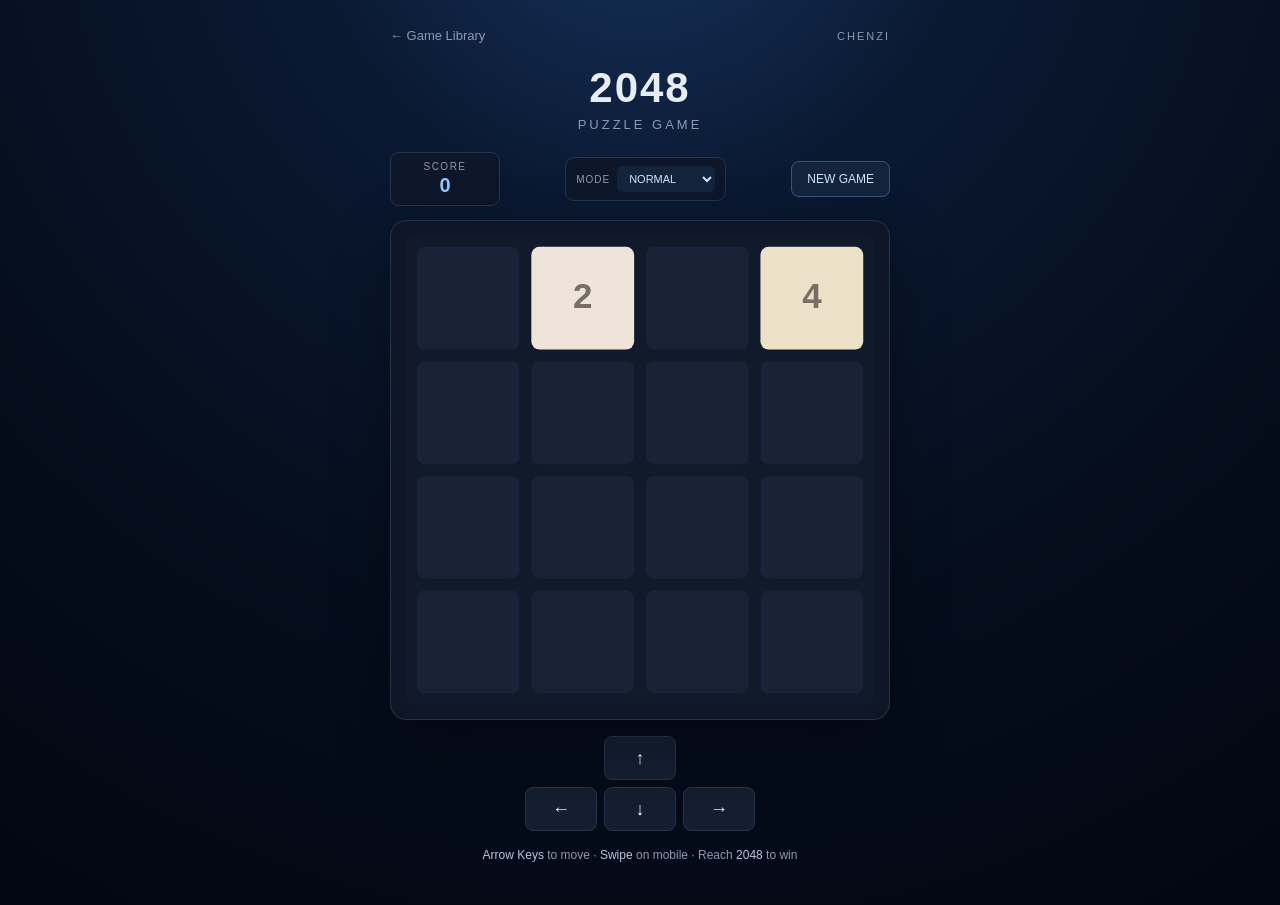
<file: games/2048/index.html>
<!DOCTYPE html>
<html lang="en">

<head>

<meta charset="UTF-8">

<meta name="viewport"
      content="width=device-width, initial-scale=1.0">

<title>2048 — Chenzi Game Library</title>


<style>

:root{

    --bg:#080d18;
    --panel:#0f1728;
    --panel2:#141e31;
    --line:#26334a;

    --text:#e8edf5;
    --muted:#8d9ab0;

    --accent:#6ba8ff;
    --accent2:#8cc8ff;

    --board:#111a2b;
    --empty:#182337;

}


*{
    box-sizing:border-box;
}


html,
body{

    margin:0;

    width:100%;

    min-height:100%;

}


body{

    min-height:100vh;

    background:

    radial-gradient(
        circle at 50% -15%,
        #18345f 0%,
        #0a1932 28%,
        #050d1c 65%,
        #020611 100%
    );

    color:var(--text);

    font-family:
        Inter,
        "Segoe UI",
        "Microsoft YaHei",
        sans-serif;

    display:flex;

    justify-content:center;

    overflow-x:hidden;

}


/* =========================================================
                         页面
========================================================= */

.page{

    width:min(500px,94vw);

    padding:
        28px
        0
        40px;

}


/* =========================================================
                         顶部
========================================================= */

.topbar{

    display:flex;

    align-items:center;

    justify-content:space-between;

    margin-bottom:24px;

}


.back{

    color:var(--muted);

    text-decoration:none;

    font-size:13px;

    transition:.15s;

}


.back:hover{

    color:var(--text);

}


.brand{

    color:var(--muted);

    font-size:11px;

    letter-spacing:2px;

}


/* =========================================================
                         标题
========================================================= */

.header{

    text-align:center;

    margin-bottom:20px;

}


h1{

    margin:0;

    font-size:42px;

    line-height:1;

    letter-spacing:2px;

    font-weight:700;

}


.subtitle{

    margin-top:8px;

    color:var(--muted);

    font-size:13px;

    letter-spacing:3px;

}


/* =========================================================
                         信息栏
========================================================= */

.info{

    display:flex;

    justify-content:space-between;

    align-items:center;

    margin-bottom:14px;

    gap:10px;

}


.score-box{

    min-width:110px;

    padding:
        8px
        14px;

    background:
        rgba(15,23,40,.9);

    border:
        1px solid var(--line);

    border-radius:9px;

    text-align:center;

}


.score-label{

    display:block;

    color:var(--muted);

    font-size:10px;

    letter-spacing:1.5px;

}


#score{

    display:block;

    margin-top:2px;

    font-size:20px;

    font-weight:700;

    color:var(--accent2);

}


/* =========================================================
                         模式选择
========================================================= */

.mode-box{

    display:flex;

    align-items:center;

    gap:7px;

    padding:
        8px
        10px;

    background:
        rgba(15,23,40,.9);

    border:
        1px solid var(--line);

    border-radius:9px;

}


.mode-label{

    color:var(--muted);

    font-size:10px;

    letter-spacing:1px;

}


#modeSelect{

    border:0;

    outline:none;

    background:#14243d;

    color:#cfe4ff;

    padding:
        6px
        8px;

    border-radius:6px;

    font-family:inherit;

    font-size:11px;

    cursor:pointer;

}


#modeSelect option{

    background:#14243d;

    color:#d8e9ff;

}


.new-game{

    border:
        1px solid #38547c;

    background:
        #14243d;

    color:#cfe4ff;

    padding:
        10px
        15px;

    border-radius:8px;

    font:inherit;

    font-size:12px;

    cursor:pointer;

    transition:.15s;

}


.new-game:hover{

    background:#1a2f4f;

    border-color:#5278aa;

}


/* =========================================================
                         游戏区域
========================================================= */

.game-wrapper{

    position:relative;

    width:100%;

    aspect-ratio:1 / 1;

    background:
        rgba(15,23,40,.94);

    border:
        1px solid var(--line);

    border-radius:16px;

    padding:14px;

    box-shadow:
        0 18px 60px rgba(0,0,0,.3);

}


canvas{

    display:block;

    width:100%;

    height:100%;

    border-radius:10px;

    touch-action:none;

}


/* =========================================================
                         Overlay
========================================================= */

.overlay{

    position:absolute;

    inset:14px;

    border-radius:10px;

    background:
        rgba(7,12,22,.84);

    /*
     * 已取消 backdrop-filter:
     * 不再对棋盘和背景进行雾化。
     *
     * 保留半透明遮罩，因此弹窗依然
     * 能够突出显示，但底下的棋盘、
     * 分数和背景保持清晰。
     */

    display:flex;

    align-items:center;

    justify-content:center;

    flex-direction:column;

    opacity:0;

    pointer-events:none;

    transition:.25s;

}


.overlay.show{

    opacity:1;

    pointer-events:auto;

}


.overlay-title{

    font-size:30px;

    font-weight:700;

    letter-spacing:2px;

    margin-bottom:8px;

}


.overlay-sub{

    color:var(--muted);

    font-size:13px;

    margin-bottom:20px;

}


.overlay button{

    border:
        1px solid #38547c;

    background:#14243d;

    color:#d8e9ff;

    padding:
        10px
        20px;

    border-radius:8px;

    cursor:pointer;

    font:inherit;

}


/* =========================================================
                         向导
========================================================= */

.wizard-panel{

    display:none;

    margin-top:12px;

    padding:
        11px
        14px;

    border:
        1px solid #30496c;

    border-radius:9px;

    background:
        rgba(15,27,47,.92);

    text-align:center;

}


.wizard-panel.show{

    display:block;

}


.wizard-label{

    color:var(--muted);

    font-size:9px;

    letter-spacing:1.8px;

    margin-bottom:3px;

}


#wizardDirection{

    color:var(--accent2);

    font-size:18px;

    font-weight:700;

    letter-spacing:1px;

}


#wizardReason{

    margin-top:3px;

    color:#7789a5;

    font-size:10px;

}


/* =========================================================
                         手机方向键
========================================================= */

.controls{

    margin-top:16px;

    display:grid;

    grid-template-columns:
        repeat(3,1fr);

    gap:7px;

    max-width:230px;

    margin-left:auto;

    margin-right:auto;

}


.control{

    height:44px;

    border:
        1px solid var(--line);

    background:
        var(--panel2);

    color:var(--text);

    border-radius:8px;

    cursor:pointer;

    font-size:18px;

    user-select:none;

    -webkit-user-select:none;

    transition:.1s;

}


.control:hover{

    background:#1c2940;

    border-color:#41516b;

}


.control:active{

    transform:scale(.94);

    background:#243650;

}


.control.up{

    grid-column:2;

}


.control.left{

    grid-column:1;

    grid-row:2;

}


.control.down{

    grid-column:2;

    grid-row:2;

}


.control.right{

    grid-column:3;

    grid-row:2;

}


/* =========================================================
                         提示
========================================================= */

.hint{

    text-align:center;

    color:var(--muted);

    font-size:12px;

    line-height:1.6;

    margin-top:15px;

}


.hint b{

    color:#b7c7df;

    font-weight:500;

}


/* =========================================================
                         小屏幕
========================================================= */

@media(max-width:500px){

    .page{

        padding-top:18px;

    }


    h1{

        font-size:36px;

    }


    .score-box{

        min-width:90px;

    }


    .mode-box{

        padding:
            7px
            8px;

    }


    .mode-label{

        display:none;

    }


    #modeSelect{

        font-size:10px;

    }

}

</style>

</head>


<body>


<div class="page">


<div class="topbar">

    <a
        href="../../index.html"
        class="back">

        ← Game Library

    </a>


    <div class="brand">

        CHENZI

    </div>

</div>


<header class="header">

    <h1>2048</h1>

    <div class="subtitle">

        PUZZLE GAME

    </div>

</header>


<div class="info">


    <div class="score-box">

        <span class="score-label">

            SCORE

        </span>

        <span id="score">

            0

        </span>

    </div>


    <div class="mode-box">

        <span class="mode-label">

            MODE

        </span>


        <select id="modeSelect">

            <option value="normal">
                NORMAL
            </option>

            <option value="wizard">
                WIZARD
            </option>

            <option value="auto">
                AUTO TEST
            </option>

        </select>

    </div>


    <button
        class="new-game"
        id="newGame">

        NEW GAME

    </button>


</div>


<div class="game-wrapper">


    <canvas id="gameCanvas"></canvas>


    <div
        class="overlay"
        id="overlay">


        <div
            class="overlay-title"
            id="overlayTitle">

            GAME OVER

        </div>


        <div
            class="overlay-sub"
            id="overlaySub">

            No more moves.

        </div>


        <button id="overlayButton">

            TRY AGAIN

        </button>


    </div>

</div>


<div
    class="wizard-panel"
    id="wizardPanel">


    <div class="wizard-label">

        WIZARD RECOMMENDATION

    </div>


    <div id="wizardDirection">

        THINKING...

    </div>


    <div id="wizardReason">

        Deep Expectimax strategy

    </div>


</div>


<div class="controls">


    <button
        class="control up"
        data-direction="up">

        ↑

    </button>


    <button
        class="control left"
        data-direction="left">

        ←

    </button>


    <button
        class="control down"
        data-direction="down">

        ↓

    </button>


    <button
        class="control right"
        data-direction="right">

        →

    </button>


</div>


<div class="hint">

    <b>Arrow Keys</b>
    to move
    ·
    <b>Swipe</b>
    on mobile
    ·
    Reach <b>2048</b> to win

</div>


</div>


<script>

/* =========================================================
                         基本参数
========================================================= */

const SIZE = 4;


/* =========================================================
                         Canvas
========================================================= */

const canvas =
    document.getElementById(
        "gameCanvas"
    );


const ctx =
    canvas.getContext("2d");


/* =========================================================
                         游戏状态
========================================================= */

let board = null;

let score = 0;

let gameOver = false;

let won = false;

let keepPlaying = false;

let audioContext = null;


/* =========================================================
                         模式
========================================================= */

let currentMode = "normal";

let wizardMode = false;

let autoMode = false;

let autoTimer = null;

let wizardThinking = false;


/* =========================================================
                     自动运行速度
========================================================= */

const AUTO_INTERVAL = 180;


/* =========================================================
                         AI参数
========================================================= */

const AI_TIME_LIMIT = 350;

const AI_TIMEOUT = {};

let aiDeadline = 0;

let aiCache = new Map();

let aiEvalCache = new Map();


/* =========================================================
                    目标角落：右下角
========================================================= */

const TARGET_ROW = 3;

const TARGET_COL = 3;


/* =========================================================
                         蛇形权重
========================================================= */

const SNAKE_WEIGHTS = [

    [ 3,  2,  1,  0],

    [ 4,  5,  6,  7],

    [11, 10,  9,  8],

    [12, 13, 14, 15]

];


/* =========================================================
                         音效
========================================================= */

function playMergeSound(){

    try{

        if(!audioContext){

            audioContext =
                new (
                    window.AudioContext ||
                    window.webkitAudioContext
                )();

        }


        if(
            audioContext.state ===
            "suspended"
        ){

            audioContext.resume();

        }


        const now =
            audioContext.currentTime;


        const oscillator =
            audioContext.createOscillator();


        const gain =
            audioContext.createGain();


        oscillator.type =
            "triangle";


        oscillator.frequency.setValueAtTime(
            520,
            now
        );


        gain.gain.setValueAtTime(
            0.0001,
            now
        );


        gain.gain.exponentialRampToValueAtTime(
            0.55,
            now + 0.004
        );


        gain.gain.exponentialRampToValueAtTime(
            0.0001,
            now + 0.065
        );


        oscillator.connect(gain);

        gain.connect(
            audioContext.destination
        );


        oscillator.start(now);

        oscillator.stop(
            now + 0.07
        );


    }catch(error){

        console.log(
            "Audio unavailable."
        );

    }

}


/* =========================================================
                         Canvas
========================================================= */

function resizeCanvas(){

    const rect =
        canvas.getBoundingClientRect();


    const dpr =
        window.devicePixelRatio || 1;


    canvas.width =
        rect.width * dpr;


    canvas.height =
        rect.height * dpr;


    ctx.setTransform(
        dpr,
        0,
        0,
        dpr,
        0,
        0
    );


    draw();

}


window.addEventListener(
    "resize",
    resizeCanvas
);


/* =========================================================
                         创建棋盘
========================================================= */

function createBoard(){

    return Array.from(
        {length:SIZE},
        () =>
            Array(SIZE).fill(0)
    );

}


/* =========================================================
                         添加方块
========================================================= */

function addTile(){

    const empty = [];


    for(
        let r=0;
        r<SIZE;
        r++
    ){

        for(
            let c=0;
            c<SIZE;
            c++
        ){

            if(
                board[r][c] === 0
            ){

                empty.push({
                    r,
                    c
                });

            }

        }

    }


    if(
        empty.length === 0
    ){

        return;

    }


    const cell =
        empty[
            Math.floor(
                Math.random() *
                empty.length
            )
        ];


    board[cell.r][cell.c] =
        Math.random() < 0.9
        ? 2
        : 4;

}


/* =========================================================
                         新游戏
========================================================= */

function newGame(){

    stopAutoRun();


    board =
        createBoard();


    score = 0;

    gameOver = false;

    won = false;

    keepPlaying = false;


    hideOverlay();


    addTile();

    addTile();


    updateScore();

    draw();


    if(
        wizardMode
    ){

        updateWizard();

    }

}


/* =========================================================
                         真实合并
========================================================= */

function mergeRow(row){

    const values =
        row.filter(
            value => value !== 0
        );


    const result = [];


    for(
        let i=0;
        i<values.length;
        i++
    ){

        if(
            i < values.length - 1 &&
            values[i] === values[i+1]
        ){

            const value =
                values[i] * 2;


            result.push(value);


            score += value;


            playMergeSound();


            i++;

        }else{

            result.push(
                values[i]
            );

        }

    }


    while(
        result.length < SIZE
    ){

        result.push(0);

    }


    return result;

}


/* =========================================================
                       AI纯合并
========================================================= */

function mergeRowPure(row){

    const values =
        row.filter(
            value => value !== 0
        );


    const result = [];


    for(
        let i=0;
        i<values.length;
        i++
    ){

        if(
            i < values.length - 1 &&
            values[i] === values[i+1]
        ){

            result.push(
                values[i] * 2
            );

            i++;

        }else{

            result.push(
                values[i]
            );

        }

    }


    while(
        result.length < SIZE
    ){

        result.push(0);

    }


    return result;

}


/* =========================================================
                     AI模拟移动
========================================================= */

function simulateMove(
    state,
    direction
){

    const result =
        state.map(
            row => [...row]
        );


    if(
        direction === "left"
    ){

        for(
            let r=0;
            r<SIZE;
            r++
        ){

            result[r] =
                mergeRowPure(
                    result[r]
                );

        }

    }


    else if(
        direction === "right"
    ){

        for(
            let r=0;
            r<SIZE;
            r++
        ){

            result[r] =
                mergeRowPure(
                    [...result[r]].reverse()
                ).reverse();

        }

    }


    else if(
        direction === "up"
    ){

        for(
            let c=0;
            c<SIZE;
            c++
        ){

            const column = [];


            for(
                let r=0;
                r<SIZE;
                r++
            ){

                column.push(
                    result[r][c]
                );

            }


            const merged =
                mergeRowPure(
                    column
                );


            for(
                let r=0;
                r<SIZE;
                r++
            ){

                result[r][c] =
                    merged[r];

            }

        }

    }


    else if(
        direction === "down"
    ){

        for(
            let c=0;
            c<SIZE;
            c++
        ){

            const column = [];


            for(
                let r=0;
                r<SIZE;
                r++
            ){

                column.push(
                    result[r][c]
                );

            }


            const merged =
                mergeRowPure(
                    [...column].reverse()
                ).reverse();


            for(
                let r=0;
                r<SIZE;
                r++
            ){

                result[r][c] =
                    merged[r];

            }

        }

    }


    return result;

}


/* =========================================================
                     棋盘比较
========================================================= */

function boardsEqual(a,b){

    for(
        let r=0;
        r<SIZE;
        r++
    ){

        for(
            let c=0;
            c<SIZE;
            c++
        ){

            if(
                a[r][c] !==
                b[r][c]
            ){

                return false;

            }

        }

    }


    return true;

}


/* =========================================================
                     棋盘Key
========================================================= */

function boardKey(state){

    return state
        .map(
            row => row.join(",")
        )
        .join("|");

}


/* =========================================================
                     空格数量
========================================================= */

function countEmpty(state){

    let count = 0;


    for(
        let r=0;
        r<SIZE;
        r++
    ){

        for(
            let c=0;
            c<SIZE;
            c++
        ){

            if(
                state[r][c] === 0
            ){

                count++;

            }

        }

    }


    return count;

}


/* =========================================================
                     最大方块
========================================================= */

function getMaxTile(state){

    let max = 0;

    let mr = 0;

    let mc = 0;


    for(
        let r=0;
        r<SIZE;
        r++
    ){

        for(
            let c=0;
            c<SIZE;
            c++
        ){

            if(
                state[r][c] > max
            ){

                max =
                    state[r][c];

                mr = r;

                mc = c;

            }

        }

    }


    return {

        value:max,

        r:mr,

        c:mc

    };

}


/* =========================================================
                     合法移动
========================================================= */

function getValidMoves(state){

    const directions = [

        "left",

        "right",

        "up",

        "down"

    ];


    const result = [];


    for(
        const direction
        of directions
    ){

        const next =
            simulateMove(
                state,
                direction
            );


        if(
            !boardsEqual(
                state,
                next
            )
        ){

            result.push({

                direction,

                state:next

            });

        }

    }


    return result;

}


/* =========================================================
                     蛇形评分
========================================================= */

function snakeScore(state){

    let value = 0;


    for(
        let r=0;
        r<SIZE;
        r++
    ){

        for(
            let c=0;
            c<SIZE;
            c++
        ){

            if(
                state[r][c] === 0
            ){

                continue;

            }


            value +=

                Math.log2(
                    state[r][c]
                )

                *

                SNAKE_WEIGHTS[r][c];

        }

    }


    return value;

}


/* =========================================================
                    单调性评分
========================================================= */

function monotonicity(state){

    let value = 0;


    /*
     * 横向蛇形单调。
     */

    for(
        let r=0;
        r<SIZE;
        r++
    ){

        const reverse =
            r % 2 === 0;


        for(
            let c=0;
            c<SIZE-1;
            c++
        ){

            const a =
                state[r][c];

            const b =
                state[r][c+1];


            if(
                a === 0 ||
                b === 0
            ){

                continue;

            }


            const la =
                Math.log2(a);


            const lb =
                Math.log2(b);


            const diff =
                reverse
                ? la - lb
                : lb - la;


            if(
                diff >= 0
            ){

                value += diff;

            }else{

                value +=
                    diff * 2.8;

            }

        }

    }


    /*
     * 纵向总体向下。
     */

    for(
        let c=0;
        c<SIZE;
        c++
    ){

        for(
            let r=0;
            r<SIZE-1;
            r++
        ){

            const a =
                state[r][c];

            const b =
                state[r+1][c];


            if(
                a === 0 ||
                b === 0
            ){

                continue;

            }


            const la =
                Math.log2(a);


            const lb =
                Math.log2(b);


            const diff =
                lb - la;


            if(
                diff >= 0
            ){

                value += diff;

            }else{

                value +=
                    diff * 2.2;

            }

        }

    }


    return value;

}


/* =========================================================
                     平滑度
========================================================= */

function smoothness(state){

    let value = 0;


    for(
        let r=0;
        r<SIZE;
        r++
    ){

        for(
            let c=0;
            c<SIZE;
            c++
        ){

            if(
                state[r][c] === 0
            ){

                continue;

            }


            const current =
                Math.log2(
                    state[r][c]
                );


            if(
                c+1 < SIZE &&
                state[r][c+1] !== 0
            ){

                value -= Math.abs(

                    current -

                    Math.log2(
                        state[r][c+1]
                    )

                );

            }


            if(
                r+1 < SIZE &&
                state[r+1][c] !== 0
            ){

                value -= Math.abs(

                    current -

                    Math.log2(
                        state[r+1][c]
                    )

                );

            }

        }

    }


    return value;

}


/* =========================================================
                     合并潜力
========================================================= */

function mergePotential(state){

    let value = 0;


    for(
        let r=0;
        r<SIZE;
        r++
    ){

        for(
            let c=0;
            c<SIZE;
            c++
        ){

            const current =
                state[r][c];


            if(
                current === 0
            ){

                continue;

            }


            if(
                c+1 < SIZE &&
                current ===
                state[r][c+1]
            ){

                value +=
                    1 +
                    Math.log2(current);

            }


            if(
                r+1 < SIZE &&
                current ===
                state[r+1][c]
            ){

                value +=
                    1 +
                    Math.log2(current);

            }

        }

    }


    return value;

}


/* =========================================================
                  最大方块角落保护
========================================================= */

function cornerProtection(state){

    const max =
        getMaxTile(state);


    const log =
        Math.log2(
            Math.max(
                2,
                max.value
            )
        );


    if(
        max.r === TARGET_ROW &&
        max.c === TARGET_COL
    ){

        return (
            3000 +
            log * 420
        );

    }


    const distance =

        Math.abs(
            max.r -
            TARGET_ROW
        )

        +

        Math.abs(
            max.c -
            TARGET_COL
        );


    return -
        distance *
        (180 + log * 30);

}


/* =========================================================
                   底部锁定奖励
========================================================= */

function bottomLockScore(state){

    let value = 0;


    /*
     * 鼓励底行形成：
     *
     * 低 → 高
     *
     * 左       右
     *
     * 16 32 64 128
     */

    for(
        let c=0;
        c<SIZE-1;
        c++
    ){

        const a =
            state[SIZE-1][c];

        const b =
            state[SIZE-1][c+1];


        if(
            a === 0 ||
            b === 0
        ){

            continue;

        }


        const la =
            Math.log2(a);


        const lb =
            Math.log2(b);


        if(
            lb >= la
        ){

            value +=
                (lb-la) * 70;

        }else{

            value -=
                (la-lb) * 150;

        }

    }


    return value;

}


/* =========================================================
                 移动自由度
========================================================= */

function mobilityScore(state){

    return (
        getValidMoves(state).length
    );

}


/* =========================================================
                     AI评价函数
========================================================= */

function evaluateBoard(state){

    const key =
        "E|" +
        boardKey(state);


    if(
        aiEvalCache.has(key)
    ){

        return aiEvalCache.get(key);

    }


    const empty =
        countEmpty(state);


    const max =
        getMaxTile(state);


    const snake =
        snakeScore(state);


    const mono =
        monotonicity(state);


    const smooth =
        smoothness(state);


    const merges =
        mergePotential(state);


    const mobility =
        mobilityScore(state);


    const corner =
        cornerProtection(state);


    const bottom =
        bottomLockScore(state);


    const maxLog =
        Math.log2(
            Math.max(
                2,
                max.value
            )
        );


    let value =

        empty * 850

        +

        Math.pow(
            empty,
            1.5
        ) * 90

        +

        snake * 42

        +

        mono * 190

        +

        smooth * 48

        +

        merges * 310

        +

        mobility * 260

        +

        corner

        +

        bottom

        +

        maxLog * 110;


    if(
        empty <= 4
    ){

        value +=
            mobility * 180;


        value +=
            empty * 350;

    }


    if(
        max.value >= 256 &&
        max.r === TARGET_ROW &&
        max.c === TARGET_COL
    ){

        value +=
            maxLog *
            500;

    }


    aiEvalCache.set(
        key,
        value
    );


    return value;

}


/* =========================================================
                     AI时间检查
========================================================= */

function checkAITime(){

    if(
        performance.now() >
        aiDeadline
    ){

        throw AI_TIMEOUT;

    }

}


/* =========================================================
                   Chance节点
========================================================= */

function expectimaxChance(
    state,
    depth
){

    checkAITime();


    if(
        depth <= 0
    ){

        return evaluateBoard(
            state
        );

    }


    const key =

        "C|" +

        depth +

        "|" +

        boardKey(state);


    if(
        aiCache.has(key)
    ){

        return aiCache.get(key);

    }


    const emptyCells = [];


    for(
        let r=0;
        r<SIZE;
        r++
    ){

        for(
            let c=0;
            c<SIZE;
            c++
        ){

            if(
                state[r][c] === 0
            ){

                emptyCells.push({
                    r,
                    c
                });

            }

        }

    }


    if(
        emptyCells.length === 0
    ){

        return expectimaxMax(
            state,
            depth-1
        );

    }


    let total = 0;

    let totalSquare = 0;

    let worst = Infinity;


    for(
        const cell
        of emptyCells
    ){

        checkAITime();


        /*
         * 2
         */

        const state2 =
            state.map(
                row => [...row]
            );


        state2[cell.r][cell.c] =
            2;


        const value2 =
            expectimaxMax(
                state2,
                depth-1
            );


        total +=
            0.9 * value2;


        totalSquare +=
            0.9 *
            value2 *
            value2;


        worst =
            Math.min(
                worst,
                value2
            );


        /*
         * 4
         */

        const state4 =
            state.map(
                row => [...row]
            );


        state4[cell.r][cell.c] =
            4;


        const value4 =
            expectimaxMax(
                state4,
                depth-1
            );


        total +=
            0.1 * value4;


        totalSquare +=
            0.1 *
            value4 *
            value4;


        worst =
            Math.min(
                worst,
                value4
            );

    }


    const expected =
        total /
        emptyCells.length;


    const secondMoment =
        totalSquare /
        emptyCells.length;


    const variance =
        Math.max(
            0,
            secondMoment -
            expected * expected
        );


    const standardDeviation =
        Math.sqrt(
            variance
        );


    const riskAdjusted =

        expected

        -

        standardDeviation *
        0.08

        +

        worst *
        0.025;


    aiCache.set(
        key,
        riskAdjusted
    );


    return riskAdjusted;

}


/* =========================================================
                    Max节点
========================================================= */

function expectimaxMax(
    state,
    depth
){

    checkAITime();


    if(
        depth <= 0
    ){

        return evaluateBoard(
            state
        );

    }


    const valid =
        getValidMoves(state);


    if(
        valid.length === 0
    ){

        return -1e12;

    }


    valid.sort(
        (a,b) =>

            evaluateBoard(
                b.state
            )

            -

            evaluateBoard(
                a.state
            )

    );


    let best =
        -Infinity;


    for(
        const item
        of valid
    ){

        checkAITime();


        const value =
            expectimaxChance(
                item.state,
                depth-1
            );


        if(
            value > best
        ){

            best =
                value;

        }

    }


    return best;

}


/* =========================================================
                 自适应搜索深度
========================================================= */

function getAdaptiveDepth(state){

    const empty =
        countEmpty(state);


    if(
        empty >= 12
    ){

        return 3;

    }


    if(
        empty >= 9
    ){

        return 4;

    }


    if(
        empty >= 6
    ){

        return 5;

    }


    if(
        empty >= 4
    ){

        return 6;

    }


    return 7;

}


/* =========================================================
                  搜索根节点
========================================================= */

function searchRoot(
    state,
    depth
){

    checkAITime();


    const valid =
        getValidMoves(state);


    if(
        valid.length === 0
    ){

        return null;

    }


    valid.sort(
        (a,b) =>

            evaluateBoard(
                b.state
            )

            -

            evaluateBoard(
                a.state
            )

    );


    let bestDirection =
        valid[0].direction;


    let bestValue =
        -Infinity;


    for(
        const item
        of valid
    ){

        checkAITime();


        let structuralPenalty = 0;


        const max =
            getMaxTile(state);


        const nextMax =
            getMaxTile(
                item.state
            );


        if(
            max.value >= 256 &&

            max.r === TARGET_ROW &&

            max.c === TARGET_COL &&

            !(
                nextMax.r === TARGET_ROW &&
                nextMax.c === TARGET_COL
            )
        ){

            structuralPenalty =
                Math.log2(
                    max.value
                ) *
                650;

        }


        const value =

            expectimaxChance(
                item.state,
                depth-1
            )

            -

            structuralPenalty;


        if(
            value > bestValue
        ){

            bestValue =
                value;

            bestDirection =
                item.direction;

        }

    }


    return {

        direction:
            bestDirection,

        value:
            bestValue

    };

}


/* =========================================================
                     获取最佳方向
========================================================= */

function getBestDirection(){

    if(
        !board
    ){

        return null;

    }


    const valid =
        getValidMoves(board);


    if(
        valid.length === 0
    ){

        return null;

    }


    aiCache.clear();

    aiEvalCache.clear();


    aiDeadline =
        performance.now()
        +
        AI_TIME_LIMIT;


    const maxDepth =
        getAdaptiveDepth(
            board
        );


    let bestDirection =
        valid[0].direction;


    let completedDepth = 0;


    for(
        let depth=2;
        depth<=maxDepth;
        depth++
    ){

        try{

            const result =
                searchRoot(
                    board,
                    depth
                );


            if(
                result &&
                result.direction
            ){

                bestDirection =
                    result.direction;

                completedDepth =
                    depth;

            }

        }catch(error){

            if(
                error === AI_TIMEOUT
            ){

                break;

            }


            console.error(
                "AI error:",
                error
            );


            break;

        }

    }


    window.lastWizardDepth =
        completedDepth;


    return bestDirection;

}


/* =========================================================
                   方向文字
========================================================= */

function directionText(
    direction
){

    const map = {

        left:
            "← SWIPE LEFT",

        right:
            "→ SWIPE RIGHT",

        up:
            "↑ SWIPE UP",

        down:
            "↓ SWIPE DOWN"

    };


    return (
        map[direction]
        ||
        "THINKING..."
    );

}


/* =========================================================
                    向导更新
========================================================= */

function updateWizard(){

    if(
        !wizardMode
    ){

        return;

    }


    if(
        gameOver ||
        !board
    ){

        return;

    }


    if(
        wizardThinking
    ){

        return;

    }


    wizardThinking =
        true;


    const directionElement =
        document.getElementById(
            "wizardDirection"
        );


    const reasonElement =
        document.getElementById(
            "wizardReason"
        );


    directionElement.textContent =
        "THINKING...";


    reasonElement.textContent =
        "Deep search · protecting the corner";


    setTimeout(
        () => {

            const direction =
                getBestDirection();


            if(
                direction
            ){

                directionElement.textContent =
                    directionText(
                        direction
                    );


                reasonElement.textContent =

                    "Expectimax · depth "

                    +

                    (
                        window.lastWizardDepth
                        ||
                        1
                    )

                    +

                    " · risk-aware corner strategy";

            }else{

                directionElement.textContent =
                    "NO VALID MOVE";


                reasonElement.textContent =
                    "The board is blocked";

            }


            wizardThinking =
                false;

        },

        20

    );

}


/* =========================================================
                    实际移动函数
========================================================= */

function moveLeft(){

    let moved = false;


    for(
        let r=0;
        r<SIZE;
        r++
    ){

        const oldRow =
            [...board[r]];


        const newRow =
            mergeRow(
                oldRow
            );


        board[r] =
            newRow;


        if(
            !arraysEqual(
                oldRow,
                newRow
            )
        ){

            moved = true;

        }

    }


    return moved;

}


function moveRight(){

    let moved = false;


    for(
        let r=0;
        r<SIZE;
        r++
    ){

        const oldRow =
            [...board[r]];


        const newRow =

            mergeRow(
                [...oldRow].reverse()
            ).reverse();


        board[r] =
            newRow;


        if(
            !arraysEqual(
                oldRow,
                newRow
            )
        ){

            moved = true;

        }

    }


    return moved;

}


function moveUp(){

    let moved = false;


    for(
        let c=0;
        c<SIZE;
        c++
    ){

        const oldCol = [];


        for(
            let r=0;
            r<SIZE;
            r++
        ){

            oldCol.push(
                board[r][c]
            );

        }


        const newCol =
            mergeRow(
                oldCol
            );


        for(
            let r=0;
            r<SIZE;
            r++
        ){

            board[r][c] =
                newCol[r];

        }


        if(
            !arraysEqual(
                oldCol,
                newCol
            )
        ){

            moved = true;

        }

    }


    return moved;

}


function moveDown(){

    let moved = false;


    for(
        let c=0;
        c<SIZE;
        c++
    ){

        const oldCol = [];


        for(
            let r=0;
            r<SIZE;
            r++
        ){

            oldCol.push(
                board[r][c]
            );

        }


        const newCol =

            mergeRow(
                [...oldCol].reverse()
            ).reverse();


        for(
            let r=0;
            r<SIZE;
            r++
        ){

            board[r][c] =
                newCol[r];

        }


        if(
            !arraysEqual(
                oldCol,
                newCol
            )
        ){

            moved = true;

        }

    }


    return moved;

}


/* =========================================================
                     数组比较
========================================================= */

function arraysEqual(a,b){

    if(
        a.length !==
        b.length
    ){

        return false;

    }


    for(
        let i=0;
        i<a.length;
        i++
    ){

        if(
            a[i] !==
            b[i]
        ){

            return false;

        }

    }


    return true;

}


/* =========================================================
                     是否还能移动
========================================================= */

function canMove(){

    for(
        let r=0;
        r<SIZE;
        r++
    ){

        for(
            let c=0;
            c<SIZE;
            c++
        ){

            if(
                board[r][c] === 0
            ){

                return true;

            }

        }

    }


    for(
        let r=0;
        r<SIZE;
        r++
    ){

        for(
            let c=0;
            c<SIZE-1;
            c++
        ){

            if(
                board[r][c] ===
                board[r][c+1]
            ){

                return true;

            }

        }

    }


    for(
        let c=0;
        c<SIZE;
        c++
    ){

        for(
            let r=0;
            r<SIZE-1;
            r++
        ){

            if(
                board[r][c] ===
                board[r+1][c]
            ){

                return true;

            }

        }

    }


    return false;

}


/* =========================================================
                     是否胜利
========================================================= */

function checkWin(){

    for(
        let r=0;
        r<SIZE;
        r++
    ){

        for(
            let c=0;
            c<SIZE;
            c++
        ){

            if(
                board[r][c] >=
                2048
            ){

                return true;

            }

        }

    }


    return false;

}


/* =========================================================
                     执行移动
========================================================= */

function move(direction){

    if(
        gameOver
    ){

        return;

    }


    if(
        won &&
        !keepPlaying
    ){

        return;

    }


    let moved = false;


    switch(direction){

        case "left":

            moved =
                moveLeft();

            break;


        case "right":

            moved =
                moveRight();

            break;


        case "up":

            moved =
                moveUp();

            break;


        case "down":

            moved =
                moveDown();

            break;

    }


    if(
        !moved
    ){

        return;

    }


    addTile();


    updateScore();

    draw();


    /*
     * =====================================================
     * AUTO TEST 的关键修改
     *
     * AUTO模式达到2048以后：
     *
     * 1. 不设置 won
     * 2. 不显示 YOU WIN
     * 3. 不停止 autoTimer
     *
     * 因此AI会继续向 4096 / 8192 / 16384...
     * 无限挑战，直到真正 Game Over。
     * =====================================================
     */

    if(
        !autoMode &&
        !won &&
        checkWin()
    ){

        won = true;

        showWin();

        return;

    }


    /*
     * AUTO模式下即使达到2048，
     * 也不会进入上面的 YOU WIN。
     */


    if(
        !canMove()
    ){

        gameOver = true;

        showGameOver();

        if(
            autoMode
        ){

            stopAutoRun();

        }

        return;

    }


    if(
        wizardMode
    ){

        updateWizard();

    }

}


/* =========================================================
                     分数
========================================================= */

function updateScore(){

    document
        .getElementById(
            "score"
        )
        .textContent =
        score;

}


/* =========================================================
                     方块样式
========================================================= */

function getTileStyle(value){

    const colors = {

        0:{
            bg:"#182337",
            text:"transparent"
        },

        2:{
            bg:"#eee4da",
            text:"#776e65"
        },

        4:{
            bg:"#ede0c8",
            text:"#776e65"
        },

        8:{
            bg:"#f2b179",
            text:"#ffffff"
        },

        16:{
            bg:"#f59563",
            text:"#ffffff"
        },

        32:{
            bg:"#f67c5f",
            text:"#ffffff"
        },

        64:{
            bg:"#f65e3b",
            text:"#ffffff"
        },

        128:{
            bg:"#edcf72",
            text:"#ffffff"
        },

        256:{
            bg:"#edcc61",
            text:"#ffffff"
        },

        512:{
            bg:"#edc850",
            text:"#ffffff"
        },

        1024:{
            bg:"#edc53f",
            text:"#ffffff"
        },

        2048:{
            bg:"#edc22e",
            text:"#ffffff"
        }

    };


    return colors[value] || {

        bg:"#244d79",

        text:"#ffffff"

    };

}


/* =========================================================
                     圆角矩形
========================================================= */

function roundedRect(
    x,
    y,
    width,
    height,
    radius
){

    ctx.beginPath();


    ctx.roundRect(
        x,
        y,
        width,
        height,
        radius
    );


    ctx.fill();

}


/* =========================================================
                     绘制棋盘
========================================================= */

function draw(){

    if(
        !board
    ){

        return;

    }


    const width =
        canvas.clientWidth;


    const height =
        canvas.clientHeight;


    ctx.clearRect(
        0,
        0,
        width,
        height
    );


    ctx.fillStyle =
        "#101a2b";


    ctx.fillRect(
        0,
        0,
        width,
        height
    );


    const gap =
        Math.max(
            7,
            width * 0.025
        );


    const tileSize =

        (
            width -
            gap * 5
        ) / 4;


    for(
        let r=0;
        r<SIZE;
        r++
    ){

        for(
            let c=0;
            c<SIZE;
            c++
        ){

            const x =

                gap +

                c *
                (
                    tileSize +
                    gap
                );


            const y =

                gap +

                r *
                (
                    tileSize +
                    gap
                );


            const value =
                board[r][c];


            const style =
                getTileStyle(
                    value
                );


            ctx.fillStyle =
                style.bg;


            roundedRect(

                x,

                y,

                tileSize,

                tileSize,

                Math.max(
                    6,
                    tileSize * .08
                )

            );


            if(
                value !== 0
            ){

                let fontSize;


                if(
                    value < 100
                ){

                    fontSize =
                        tileSize * .34;

                }

                else if(
                    value < 1000
                ){

                    fontSize =
                        tileSize * .29;

                }

                else{

                    fontSize =
                        tileSize * .22;

                }


                ctx.fillStyle =
                    style.text;


                ctx.font =

                    `700 ${fontSize}px Inter, "Segoe UI", sans-serif`;


                ctx.textAlign =
                    "center";


                ctx.textBaseline =
                    "middle";


                ctx.fillText(

                    value.toString(),

                    x +
                    tileSize / 2,

                    y +
                    tileSize / 2

                );

            }

        }

    }

}


/* =========================================================
                     Overlay
========================================================= */

function showOverlay(
    title,
    subtitle
){

    document
        .getElementById(
            "overlayTitle"
        )
        .textContent =
        title;


    document
        .getElementById(
            "overlaySub"
        )
        .textContent =
        subtitle;


    document
        .getElementById(
            "overlay"
        )
        .classList
        .add("show");

}


function hideOverlay(){

    document
        .getElementById(
            "overlay"
        )
        .classList
        .remove("show");

}


/* =========================================================
                     胜利
========================================================= */

function showWin(){

    showOverlay(

        "YOU WIN!",

        "You reached 2048."

    );


    document
        .getElementById(
            "overlayButton"
        )
        .textContent =
        "KEEP PLAYING";

}


/* =========================================================
                     Game Over
========================================================= */

function showGameOver(){

    showOverlay(

        "GAME OVER",

        "No more moves."

    );


    document
        .getElementById(
            "overlayButton"
        )
        .textContent =
        "TRY AGAIN";

}


/* =========================================================
                     自动运行
========================================================= */

function stopAutoRun(){

    autoMode = false;


    if(
        autoTimer !== null
    ){

        clearTimeout(
            autoTimer
        );


        autoTimer = null;

    }

}


/* =========================================================
                     自动下一步
========================================================= */

function autoStep(){

    if(
        !autoMode
    ){

        return;

    }


    if(
        gameOver ||
        !board
    ){

        stopAutoRun();

        return;

    }


    /*
     * AUTO模式现在不会因为达到2048
     * 而设置 won / 停止。
     *
     * 因此这里会一直运行，
     * 直到 gameOver。
     */

    const direction =
        getBestDirection();


    if(
        !direction
    ){

        stopAutoRun();

        return;

    }


    move(direction);


    if(
        autoMode &&
        !gameOver
    ){

        autoTimer =
            setTimeout(
                autoStep,
                AUTO_INTERVAL
            );

    }

}


/* =========================================================
                     开始自动测试
========================================================= */

function startAutoRun(){

    stopAutoRun();


    /*
     * AUTO TEST每次都重新开局。
     */

    board =
        createBoard();


    score = 0;

    gameOver = false;

    won = false;

    keepPlaying = false;


    hideOverlay();


    addTile();

    addTile();


    updateScore();

    draw();


    autoMode = true;


    document
        .getElementById(
            "wizardDirection"
        )
        .textContent =
        "AUTO RUN";


    document
        .getElementById(
            "wizardReason"
        )
        .textContent =
        "AI is playing automatically";


    autoTimer =
        setTimeout(
            autoStep,
            300
        );

}


/* =========================================================
                     Overlay按钮
========================================================= */

document
    .getElementById(
        "overlayButton"
    )
    .addEventListener(

        "click",

        () => {

            if(
                won &&
                !keepPlaying
            ){

                keepPlaying =
                    true;


                hideOverlay();


                if(
                    autoMode
                ){

                    autoStep();

                }

                else if(
                    wizardMode
                ){

                    updateWizard();

                }

            }

            else{

                newGame();

            }

        }

    );


/* =========================================================
                     新游戏按钮
========================================================= */

document
    .getElementById(
        "newGame"
    )
    .addEventListener(

        "click",

        () => {

            if(
                currentMode ===
                "auto"
            ){

                startAutoRun();

            }

            else{

                newGame();

            }

        }

    );


/* =========================================================
                     模式切换
========================================================= */

document
    .getElementById(
        "modeSelect"
    )
    .addEventListener(

        "change",

        event => {

            const mode =
                event.target.value;


            currentMode =
                mode;


            stopAutoRun();


            wizardMode =
                mode === "wizard";


            autoMode =
                false;


            const panel =
                document.getElementById(
                    "wizardPanel"
                );


            /*
             * NORMAL
             */

            if(
                mode === "normal"
            ){

                panel.classList.remove(
                    "show"
                );


                newGame();


                return;

            }


            /*
             * WIZARD
             */

            if(
                mode === "wizard"
            ){

                panel.classList.add(
                    "show"
                );


                newGame();


                return;

            }


            /*
             * AUTO TEST
             */

            if(
                mode === "auto"
            ){

                panel.classList.add(
                    "show"
                );


                startAutoRun();


                return;

            }

        }

    );


/* =========================================================
                     键盘
========================================================= */

document.addEventListener(

    "keydown",

    event => {

        const keys = {

            ArrowLeft:
                "left",

            ArrowRight:
                "right",

            ArrowUp:
                "up",

            ArrowDown:
                "down"

        };


        if(
            keys[event.key]
        ){

            event.preventDefault();


            /*
             * AUTO TEST中忽略玩家输入。
             */

            if(
                autoMode
            ){

                return;

            }


            move(
                keys[event.key]
            );

        }

    }

);


/* =========================================================
                     屏幕方向键
========================================================= */

document
    .querySelectorAll(
        ".control"
    )
    .forEach(

        button => {

            button.addEventListener(

                "click",

                () => {

                    if(
                        autoMode
                    ){

                        return;

                    }


                    move(
                        button.dataset.direction
                    );

                }

            );

        }

    );


/* =========================================================
                     触摸滑动
========================================================= */

let touchStartX = 0;

let touchStartY = 0;


canvas.addEventListener(

    "touchstart",

    event => {

        if(
            autoMode
        ){

            return;

        }


        const touch =
            event.changedTouches[0];


        touchStartX =
            touch.clientX;


        touchStartY =
            touch.clientY;

    },

    {
        passive:true
    }

);


canvas.addEventListener(

    "touchend",

    event => {

        if(
            autoMode
        ){

            return;

        }


        const touch =
            event.changedTouches[0];


        const dx =
            touch.clientX -
            touchStartX;


        const dy =
            touch.clientY -
            touchStartY;


        const threshold = 25;


        if(

            Math.abs(dx) <
            threshold &&

            Math.abs(dy) <
            threshold

        ){

            return;

        }


        if(
            Math.abs(dx) >
            Math.abs(dy)
        ){

            move(
                dx > 0
                ? "right"
                : "left"
            );

        }

        else{

            move(
                dy > 0
                ? "down"
                : "up"
            );

        }

    },

    {
        passive:true
    }

);


/* =========================================================
                     初始化
========================================================= */

newGame();

resizeCanvas();

</script>

</body>

</html>
</file>
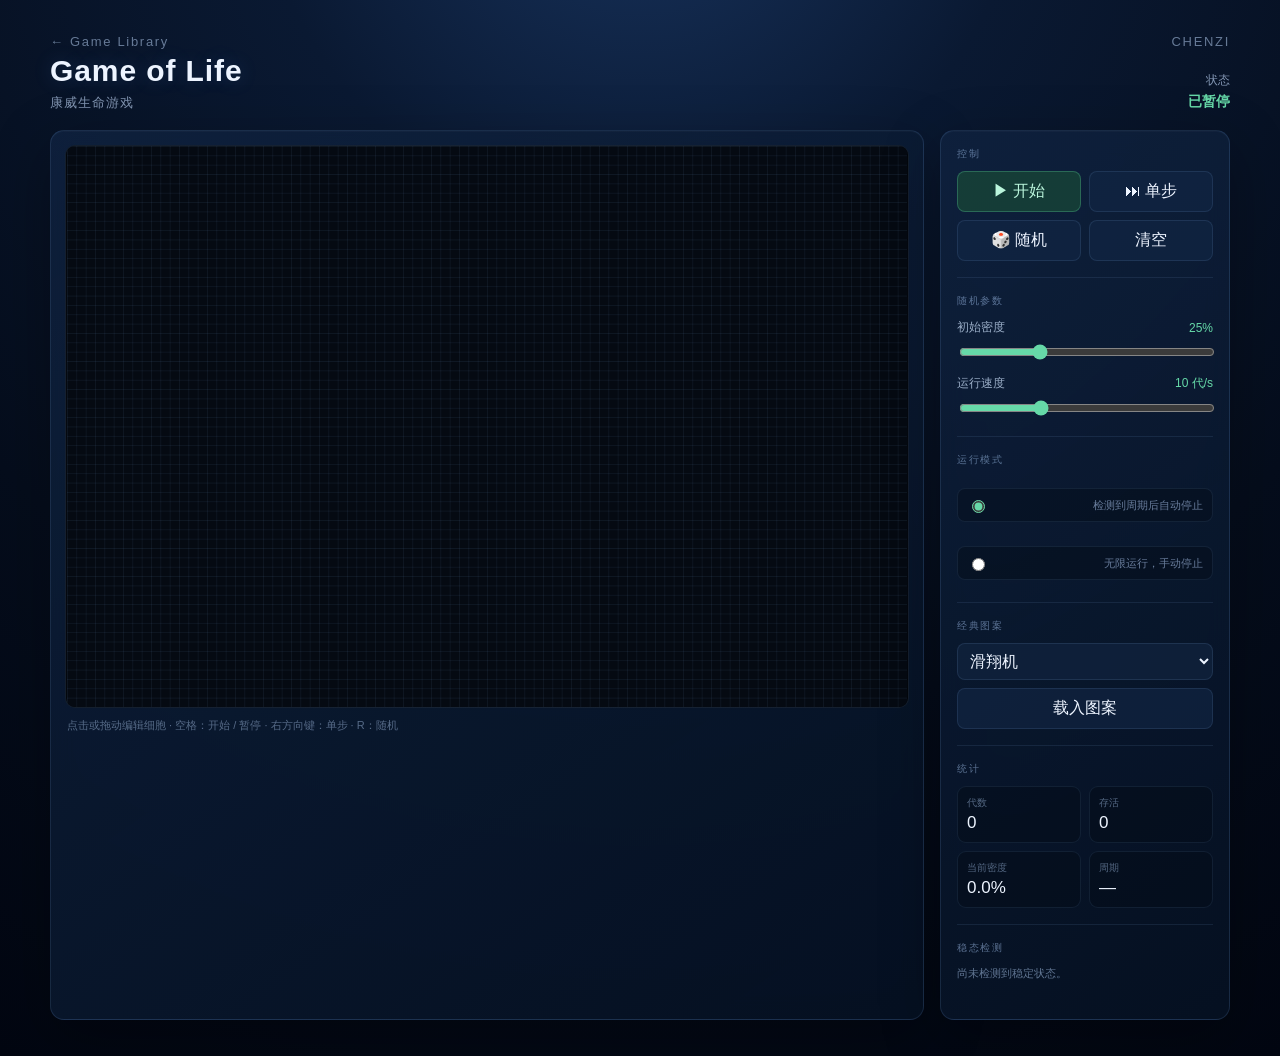
<file: games/game-of-life/index.html>
<!DOCTYPE html>
<html lang="zh-CN">

<head>

<meta charset="UTF-8">

<meta
    name="viewport"
    content="width=device-width, initial-scale=1.0"
>

<title>Game of Life · Chenzi Game Library</title>


<style>

/* =========================================================
                         基础颜色
========================================================= */

:root{

    --bg:#040b18;

    --bg2:#08162b;

    --panel:rgba(10,24,46,.82);

    --panel2:rgba(14,32,59,.72);

    --line:rgba(120,170,230,.16);

    --line-hover:rgba(120,180,255,.42);

    --text:#edf4ff;

    --muted:#8295b2;

    --accent:#66d9a8;

    --accent2:#72b5ff;

    --danger:#ff6b6b;

}


/* =========================================================
                         基础
========================================================= */

*{

    box-sizing:border-box;

}


html,
body{

    margin:0;

    min-height:100%;

}


body{

    min-height:100vh;

    color:var(--text);

    font-family:
        Inter,
        "Segoe UI",
        "Microsoft YaHei",
        sans-serif;

    background:

        radial-gradient(
            circle at 50% -15%,
            #18345f 0%,
            #0a1932 28%,
            #050d1c 65%,
            #020611 100%
        );

    overflow-x:hidden;

}


/* =========================================================
                         星空
========================================================= */

.stars{

    position:fixed;

    inset:0;

    pointer-events:none;

    z-index:0;

    background-repeat:repeat;

}


.stars-1{

    opacity:.65;

    background-image:

        radial-gradient(
            circle,
            rgba(255,255,255,.8) 1px,
            transparent 1.5px
        );

    background-size:
        110px 110px;

    animation:
        starsMove 100s linear infinite;

}


.stars-2{

    opacity:.32;

    background-image:

        radial-gradient(
            circle,
            rgba(120,175,255,.8) 1px,
            transparent 1.5px
        );

    background-size:
        170px 170px;

    background-position:
        40px 70px;

    animation:
        starsMoveReverse 140s linear infinite;

}


.stars-3{

    opacity:.18;

    background-image:

        radial-gradient(
            circle,
            rgba(255,255,255,.8) .8px,
            transparent 1px
        );

    background-size:
        53px 53px;

    background-position:
        15px 30px;

}


@keyframes starsMove{

    from{

        transform:
            translateY(0);

    }

    to{

        transform:
            translateY(110px);

    }

}


@keyframes starsMoveReverse{

    from{

        transform:
            translateY(0);

    }

    to{

        transform:
            translateY(-170px);

    }

}


/* =========================================================
                         背景光晕
========================================================= */

.glow{

    position:fixed;

    width:500px;

    height:500px;

    border-radius:50%;

    filter:blur(110px);

    opacity:.10;

    pointer-events:none;

    z-index:0;

}


.glow-1{

    background:#246bce;

    top:-280px;

    left:-160px;

}


.glow-2{

    background:#3e8cff;

    right:-280px;

    bottom:-300px;

}


/* =========================================================
                         主体
========================================================= */

.page{

    position:relative;

    z-index:2;

    width:min(1180px,96vw);

    margin:0 auto;

    padding:
        22px
        0
        36px;

}


/* =========================================================
                         返回首页
========================================================= */

.back-home{

    display:inline-flex;

    align-items:center;

    gap:8px;

    margin-bottom:20px;

    color:
        rgba(180,205,240,.55);

    text-decoration:none;

    font-size:11px;

    letter-spacing:.13em;

    transition:.25s;

}


.back-home:hover{

    color:#8fc1ff;

    transform:
        translateX(-4px);

}


/* =========================================================
                         顶部
========================================================= */

header{

    display:flex;

    align-items:flex-end;

    justify-content:space-between;

    gap:20px;

    margin-bottom:18px;

}


.title-area{

    display:flex;

    flex-direction:column;

}


h1{

    margin:0;

    font-size:30px;

    font-weight:600;

    letter-spacing:.03em;

    text-shadow:
        0 0 20px
        rgba(100,160,255,.18);

}


.subtitle{

    margin-top:6px;

    color:var(--muted);

    font-size:13px;

    letter-spacing:.08em;

}


.status{

    text-align:right;

    color:var(--muted);

    font-size:12px;

    line-height:1.5;

}


.status strong{

    display:inline-block;

    margin-top:2px;

    color:var(--accent);

    font-size:14px;

}


.status .running{

    color:var(--accent2);

}


.status .stable{

    color:var(--accent);

}


/* =========================================================
                         布局
========================================================= */

.layout{

    display:grid;

    grid-template-columns:
        minmax(0,1fr)
        290px;

    gap:16px;

}


/* =========================================================
                         卡片
========================================================= */

.board-card,
.side{

    background:

        linear-gradient(
            145deg,
            rgba(15,34,63,.84),
            rgba(6,18,36,.82)
        );

    border:
        1px solid var(--line);

    border-radius:14px;

    box-shadow:

        0 18px 60px
        rgba(0,0,0,.30),

        inset 0 1px 0
        rgba(255,255,255,.025);

    backdrop-filter:
        blur(12px);

}


/* =========================================================
                         棋盘卡片
========================================================= */

.board-card{

    padding:14px;

}


.canvas-wrap{

    width:100%;

    aspect-ratio:
        3 / 2;

    overflow:hidden;

    border-radius:10px;

    background:

        radial-gradient(
            circle at 50% 50%,
            #0b1422,
            #050910
        );

    border:
        1px solid
        rgba(100,145,200,.16);

    display:flex;

    align-items:center;

    justify-content:center;

    box-shadow:

        inset 0 0 40px
        rgba(0,0,0,.35);

}


canvas{

    display:block;

    width:100%;

    height:100%;

    cursor:crosshair;

    touch-action:none;

    object-fit:contain;

}


.hint{

    color:
        rgba(150,175,210,.55);

    font-size:11px;

    padding:
        10px
        2px
        0;

}


/* =========================================================
                         右侧面板
========================================================= */

.side{

    padding:16px;

}


/* =========================================================
                         分区
========================================================= */

.section{

    padding-bottom:16px;

    margin-bottom:16px;

    border-bottom:
        1px solid
        rgba(120,160,210,.12);

}


.section:last-child{

    border-bottom:0;

    margin-bottom:0;

    padding-bottom:0;

}


.section-title{

    font-size:10px;

    color:
        rgba(150,180,220,.58);

    letter-spacing:
        .16em;

    margin-bottom:10px;

}


/* =========================================================
                         按钮
========================================================= */

.buttons{

    display:grid;

    grid-template-columns:
        1fr 1fr;

    gap:8px;

}


button,
select,
input[type=range]{

    font:inherit;

}


button{

    border:
        1px solid
        rgba(120,160,210,.15);

    background:

        rgba(18,40,70,.62);

    color:var(--text);

    border-radius:8px;

    padding:
        9px
        10px;

    cursor:pointer;

    transition:

        .18s ease;

}


button:hover{

    border-color:
        rgba(120,180,255,.42);

    background:
        rgba(28,57,95,.72);

    transform:
        translateY(-1px);

}


button.primary{

    background:

        rgba(25,72,56,.75);

    border-color:

        rgba(55,135,105,.62);

    color:#baf5dc;

}


button.primary:hover{

    background:

        rgba(30,88,67,.82);

    border-color:

        rgba(90,180,145,.72);

}


button.active{

    outline:
        2px solid
        rgba(102,217,168,.25);

}


/* =========================================================
                         标签
========================================================= */

label{

    display:flex;

    justify-content:space-between;

    align-items:center;

    font-size:12px;

    margin:
        11px
        0
        6px;

    color:
        rgba(190,210,235,.8);

}


.value{

    color:var(--accent);

}


/* =========================================================
                         滑块
========================================================= */

input[type=range]{

    width:100%;

    accent-color:
        var(--accent);

    cursor:pointer;

}


/* =========================================================
                         下拉框
========================================================= */

select{

    width:100%;

    padding:8px;

    border-radius:8px;

    border:
        1px solid
        rgba(120,160,210,.15);

    background:

        rgba(16,35,61,.82);

    color:var(--text);

    outline:none;

}


select:hover{

    border-color:
        rgba(120,180,255,.4);

}


select option{

    background:#0c1b31;

    color:white;

}


/* =========================================================
                         统计
========================================================= */

.stats{

    display:grid;

    grid-template-columns:
        1fr 1fr;

    gap:8px;

}


.stat{

    background:

        rgba(5,14,27,.55);

    border:
        1px solid
        rgba(100,145,195,.13);

    border-radius:9px;

    padding:9px;

    transition:.18s;

}


.stat:hover{

    border-color:
        rgba(120,175,235,.28);

}


.stat span{

    display:block;

    color:
        rgba(140,165,200,.58);

    font-size:10px;

}


.stat b{

    display:block;

    margin-top:3px;

    font-size:17px;

    font-weight:500;

}


.stable{

    color:
        var(--accent)!important;

}


.running{

    color:
        var(--accent2)!important;

}


.message{

    font-size:11px;

    line-height:1.6;

    color:
        rgba(145,170,205,.65);

    min-height:38px;

}


/* =========================================================
                         运行模式
========================================================= */

.mode-box{

    display:flex;

    flex-direction:column;

    gap:7px;

}


.mode-option{

    display:flex;

    align-items:center;

    gap:8px;

    padding:
        8px
        9px;

    background:

        rgba(5,14,27,.48);

    border:
        1px solid
        rgba(100,145,195,.13);

    border-radius:8px;

    cursor:pointer;

    font-size:11px;

    color:
        rgba(145,170,205,.7);

    transition:.18s;

}


.mode-option:hover{

    border-color:
        rgba(120,175,235,.3);

    color:var(--text);

}


.mode-option input{

    accent-color:
        var(--accent);

}


/* =========================================================
                         手机
========================================================= */

@media(max-width:850px){

    .page{

        width:min(94vw,700px);

        padding-top:18px;

    }


    .layout{

        grid-template-columns:1fr;

    }


    header{

        align-items:flex-start;

    }


    .status{

        text-align:left;

    }

}


@media(max-width:600px){

    h1{

        font-size:25px;

    }


    .subtitle{

        font-size:11px;

    }


    .board-card{

        padding:9px;

    }


    .side{

        padding:13px;

    }


    .hint{

        font-size:10px;

    }

}

.top-nav-bar{
    display:flex;
    justify-content:space-between;
    align-items:center;
    margin-bottom:-15px;
    padding-top:12px
}
.top-nav-bar .back-home{
    font-size:13px;
.back-home-right{
    pointer-events:none;
}


</style>

</head>


<body>




<div class="page">


<!-- =========================================================
                         返回首页
========================================================= -->
<div class="top-nav-bar">
    <a href="../../index.html" class="back-home">
        ← Game Library
    </a>
    <span class="back-home back-home-right">CHENZI</span>
</div>



<!-- =========================================================
                         顶部
========================================================= -->

<header>

    <div class="title-area">

        <h1>
            Game of Life
        </h1>

        <div class="subtitle">
            康威生命游戏
        </div>

    </div>


    <div class="status">

        状态<br>

        <strong id="runStatus">
            已暂停
        </strong>

    </div>

</header>



<div class="layout">


<!-- =========================================================
                         棋盘
========================================================= -->

<div class="board-card">

    <div class="canvas-wrap">

        <canvas id="board"></canvas>

    </div>


    <div class="hint">

        点击或拖动编辑细胞
        · 空格：开始 / 暂停
        · 右方向键：单步
        · R：随机

    </div>

</div>



<!-- =========================================================
                         控制面板
========================================================= -->

<aside class="side">


<!-- =====================================================
                         控制
===================================================== -->

<div class="section">

    <div class="section-title">
        控制
    </div>


    <div class="buttons">

        <button
            id="start"
            class="primary">

            ▶ 开始

        </button>


        <button id="step">

            ⏭ 单步

        </button>


        <button id="random">

            🎲 随机

        </button>


        <button id="clear">

            清空

        </button>

    </div>

</div>



<!-- =====================================================
                         随机参数
===================================================== -->

<div class="section">

    <div class="section-title">
        随机参数
    </div>


    <label>

        初始密度

        <span
            class="value"
            id="densityValue">

            25%

        </span>

    </label>


    <input
        id="density"
        type="range"
        min="1"
        max="80"
        value="25"
    >


    <label>

        运行速度

        <span
            class="value"
            id="speedValue">

            10 代/s

        </span>

    </label>


    <input
        id="speed"
        type="range"
        min="1"
        max="30"
        value="10"
    >

</div>



<!-- =====================================================
                         运行模式
===================================================== -->

<div class="section">

    <div class="section-title">

        运行模式

    </div>


    <div class="mode-box">


        <label class="mode-option">

            <input
                type="radio"
                name="runMode"
                value="detect"
                checked
            >

            <span>

                检测到周期后自动停止

            </span>

        </label>


        <label class="mode-option">

            <input
                type="radio"
                name="runMode"
                value="infinite"
            >

            <span>

                无限运行，手动停止

            </span>

        </label>


    </div>

</div>



<!-- =====================================================
                         经典图案
===================================================== -->

<div class="section">

    <div class="section-title">

        经典图案

    </div>


    <select id="pattern">

        <option value="glider">
            滑翔机
        </option>

        <option value="blinker">
            闪烁器
        </option>

        <option value="pulsar">
            脉冲星
        </option>

        <option value="gun">
            高斯帕滑翔机枪
        </option>

    </select>


    <button
        id="loadPattern"
        style="
            width:100%;
            margin-top:8px;
        ">

        载入图案

    </button>

</div>



<!-- =====================================================
                         统计
===================================================== -->

<div class="section">

    <div class="section-title">

        统计

    </div>


    <div class="stats">


        <div class="stat">

            <span>
                代数
            </span>

            <b id="generation">
                0
            </b>

        </div>


        <div class="stat">

            <span>
                存活
            </span>

            <b id="alive">
                0
            </b>

        </div>


        <div class="stat">

            <span>
                当前密度
            </span>

            <b id="liveDensity">
                0%
            </b>

        </div>


        <div class="stat">

            <span>
                周期
            </span>

            <b id="period">
                —
            </b>

        </div>


    </div>

</div>



<!-- =====================================================
                         稳态
===================================================== -->

<div class="section">

    <div class="section-title">

        稳态检测

    </div>


    <div
        class="message"
        id="message">

        尚未检测到稳定状态。

    </div>

</div>


</aside>


</div>

</div>



<script>


/* =========================================================
                         基本参数
========================================================= */

const ROWS = 60;

const COLS = 90;

const CELL = 11;


const canvas =
    document.getElementById("board");

const ctx =
    canvas.getContext("2d");


canvas.width =
    COLS * CELL;

canvas.height =
    ROWS * CELL;



/* =========================================================
                         游戏状态
========================================================= */

let world =
    makeWorld();

let generation =
    0;

let running =
    false;

let timer =
    null;

let density =
    0.25;

let speed =
    10;


let detectCycle =
    true;


let history =
    new Map();

let stableDetected =
    false;


let drawing =
    false;

let drawMode =
    true;

let lastCell =
    null;



/* =========================================================
                         创建世界
========================================================= */

function makeWorld(){

    return Array.from(
        {length:ROWS},
        () => Array(COLS).fill(false)
    );

}



/* =========================================================
                         存活数量
========================================================= */

function countAlive(){

    let n = 0;

    for(let r=0;r<ROWS;r++){

        for(let c=0;c<COLS;c++){

            if(world[r][c]){

                n++;

            }

        }

    }

    return n;

}



/* =========================================================
                         邻居数量
========================================================= */

function countNeighbors(r,c){

    let n = 0;


    for(let dr=-1;dr<=1;dr++){

        for(let dc=-1;dc<=1;dc++){

            if(dr===0 && dc===0){

                continue;

            }


            const rr =
                r + dr;

            const cc =
                c + dc;


            if(
                rr>=0 &&
                rr<ROWS &&
                cc>=0 &&
                cc<COLS &&
                world[rr][cc]
            ){

                n++;

            }

        }

    }


    return n;

}



/* =========================================================
                         下一代
========================================================= */

function nextGeneration(){

    const next =
        makeWorld();


    for(let r=0;r<ROWS;r++){

        for(let c=0;c<COLS;c++){

            const n =
                countNeighbors(r,c);


            if(world[r][c]){

                next[r][c] =
                    n===2 ||
                    n===3;

            }else{

                next[r][c] =
                    n===3;

            }

        }

    }


    world =
        next;


    generation++;


    if(detectCycle){

        checkStability();

    }


    draw();

    updateStats();

}



/* =========================================================
                         状态编码
========================================================= */

function encode(){

    let s = "";


    for(let r=0;r<ROWS;r++){

        for(let c=0;c<COLS;c++){

            s +=
                world[r][c]
                ? "1"
                : "0";

        }

    }


    return s;

}



/* =========================================================
                         重置历史
========================================================= */

function resetHistory(){

    history.clear();

    stableDetected =
        false;


    const state =
        encode();


    history.set(
        state,
        generation
    );


    document
        .getElementById("message")
        .textContent =
        "尚未检测到稳定状态。";


    document
        .getElementById("period")
        .textContent =
        "—";


    document
        .getElementById("runStatus")
        .textContent =
        "已暂停";


    document
        .getElementById("runStatus")
        .className =
        "";

}



/* =========================================================
                         稳态检测
========================================================= */

function checkStability(){

    const state =
        encode();


    if(history.has(state)){

        const previous =
            history.get(state);


        const p =
            generation -
            previous;


        if(p > 0){

            stableDetected =
                true;


            document
                .getElementById("period")
                .textContent =
                p;


            document
                .getElementById("message")
                .innerHTML =

                "发现重复状态：第 " +

                "<b>" +
                previous +
                "</b>" +

                " 代 → 第 " +

                "<b>" +
                generation +
                "</b>" +

                " 代。" +

                "<br>" +

                "系统进入周期为 " +

                "<b class='stable'>" +
                p +
                "</b>" +

                " 的稳定状态。";


            stop();


            return;

        }

    }


    history.set(
        state,
        generation
    );


    if(history.size > 5000){

        const first =
            history.keys()
                .next()
                .value;

        history.delete(first);

    }

}



/* =========================================================
                         绘制棋盘
========================================================= */

function draw(){

    ctx.fillStyle =
        "#050a12";

    ctx.fillRect(
        0,
        0,
        canvas.width,
        canvas.height
    );


    ctx.strokeStyle =
        "rgba(95,125,165,.12)";

    ctx.lineWidth =
        1;


    ctx.beginPath();


    for(
        let c=0;
        c<=COLS;
        c++
    ){

        const x =
            c*CELL + .5;


        ctx.moveTo(
            x,
            0
        );

        ctx.lineTo(
            x,
            canvas.height
        );

    }


    for(
        let r=0;
        r<=ROWS;
        r++
    ){

        const y =
            r*CELL + .5;


        ctx.moveTo(
            0,
            y
        );

        ctx.lineTo(
            canvas.width,
            y
        );

    }


    ctx.stroke();


    /*
     * 生命游戏细胞
     *
     * 保留原本的青绿色，
     * 与 Chenzi 的深蓝背景形成对比。
     */

    ctx.fillStyle =
        "#66d9a8";


    for(let r=0;r<ROWS;r++){

        for(let c=0;c<COLS;c++){

            if(world[r][c]){

                ctx.fillRect(

                    c*CELL + 1,

                    r*CELL + 1,

                    CELL - 2,

                    CELL - 2

                );

            }

        }

    }

}



/* =========================================================
                         更新统计
========================================================= */

function updateStats(){

    const alive =
        countAlive();


    const currentDensity =
        alive /
        (ROWS * COLS);


    document
        .getElementById("generation")
        .textContent =
        generation;


    document
        .getElementById("alive")
        .textContent =
        alive;


    document
        .getElementById("liveDensity")
        .textContent =
        (currentDensity*100)
            .toFixed(1)
        + "%";

}



/* =========================================================
                         开始
========================================================= */

function start(){

    if(running){

        return;

    }


    running =
        true;


    document
        .getElementById("runStatus")
        .textContent =
        "运行中";


    document
        .getElementById("runStatus")
        .className =
        "running";


    document
        .getElementById("start")
        .textContent =
        "⏸ 暂停";


    timer =
        setInterval(

            nextGeneration,

            1000 / speed

        );

}



/* =========================================================
                         停止
========================================================= */

function stop(){

    running =
        false;


    if(timer){

        clearInterval(timer);

        timer =
            null;

    }


    const status =
        document
            .getElementById("runStatus");


    if(stableDetected){

        status.textContent =
            "已稳定";

        status.className =
            "stable";

    }else{

        status.textContent =
            "已暂停";

        status.className =
            "";

    }


    document
        .getElementById("start")
        .textContent =
        "▶ 开始";

}



/* =========================================================
                         开始 / 暂停
========================================================= */

function toggleRun(){

    if(running){

        stop();

    }else{

        start();

    }

}



/* =========================================================
                         随机
========================================================= */

function randomize(){

    stop();


    world =
        makeWorld();


    for(let r=0;r<ROWS;r++){

        for(let c=0;c<COLS;c++){

            world[r][c] =
                Math.random()
                < density;

        }

    }


    generation =
        0;


    resetHistory();

    draw();

    updateStats();

}



/* =========================================================
                         清空
========================================================= */

function clearWorld(){

    stop();


    world =
        makeWorld();


    generation =
        0;


    resetHistory();

    draw();

    updateStats();

}



/* =========================================================
                         图案
========================================================= */

function putPattern(pattern){

    stop();


    world =
        makeWorld();


    generation =
        0;


    let cells = [];


    if(pattern === "glider"){

        cells = [

            [0,1],

            [1,2],

            [2,0],

            [2,1],

            [2,2]

        ];

    }


    else if(pattern === "blinker"){

        cells = [

            [0,0],

            [0,1],

            [0,2]

        ];

    }


    else if(pattern === "pulsar"){

        const rows = [

            "  111   111  ",

            "             ",

            "1   1   1   1",

            "1   1   1   1",

            "1   1   1   1",

            "  111   111  ",

            "             ",

            "  111   111  ",

            "1   1   1   1",

            "1   1   1   1",

            "1   1   1   1",

            "             ",

            "  111   111  "

        ];


        for(
            let r=0;
            r<rows.length;
            r++
        ){

            for(
                let c=0;
                c<rows[r].length;
                c++
            ){

                if(rows[r][c] === "1"){

                    cells.push(
                        [r,c]
                    );

                }

            }

        }

    }


    else if(pattern === "gun"){

        const rle =
            "24bo11b$" +
            "22bobo11b$" +
            "12b2o6b2o12b2o$" +
            "11bo3bo4b2o12b2o$" +
            "2o8bo5bo3b2o14b$" +
            "2o8bo3bob2o4bobo11b$" +
            "10bo5bo7bo11b$" +
            "11bo3bo20b$" +
            "12b2o!";


        cells =
            decodeRLE(rle);

    }


    const maxR =
        Math.max(
            ...cells.map(
                x => x[0]
            )
        );


    const maxC =
        Math.max(
            ...cells.map(
                x => x[1]
            )
        );


    const offR =
        Math.floor(
            (ROWS - maxR - 1) / 2
        );


    const offC =
        Math.floor(
            (COLS - maxC - 1) / 2
        );


    for(
        const [r,c]
        of cells
    ){

        const rr =
            r + offR;

        const cc =
            c + offC;


        if(

            rr>=0 &&
            rr<ROWS &&
            cc>=0 &&
            cc<COLS

        ){

            world[rr][cc] =
                true;

        }

    }


    resetHistory();

    draw();

    updateStats();

}



/* =========================================================
                         RLE
========================================================= */

function decodeRLE(rle){

    const rows =
        rle
            .replace(/!/g,"")
            .split("$");


    const cells = [];


    for(
        let r=0;
        r<rows.length;
        r++
    ){

        const row =
            rows[r];


        let c =
            0;


        let number =
            "";


        for(
            let i=0;
            i<row.length;
            i++
        ){

            const ch =
                row[i];


            if(
                ch >= "0" &&
                ch <= "9"
            ){

                number += ch;

                continue;

            }


            if(
                ch === "b" ||
                ch === "o"
            ){

                const count =
                    number === ""
                    ? 1
                    : Number(number);


                if(ch === "o"){

                    for(
                        let k=0;
                        k<count;
                        k++
                    ){

                        cells.push([
                            r,
                            c+k
                        ]);

                    }

                }


                c += count;

                number = "";

            }

        }

    }


    return cells;

}



/* =========================================================
                         鼠标位置
========================================================= */

function cellFromEvent(e){

    const rect =
        canvas.getBoundingClientRect();


    const scale =
        Math.min(

            rect.width /
                canvas.width,

            rect.height /
                canvas.height

        );


    const drawW =
        canvas.width *
        scale;


    const drawH =
        canvas.height *
        scale;


    const offsetX =
        (rect.width -
            drawW) / 2;


    const offsetY =
        (rect.height -
            drawH) / 2;


    const x =
        (
            e.clientX -
            rect.left -
            offsetX
        ) / scale;


    const y =
        (
            e.clientY -
            rect.top -
            offsetY
        ) / scale;


    return {

        r:
            Math.floor(
                y / CELL
            ),

        c:
            Math.floor(
                x / CELL
            )

    };

}



/* =========================================================
                         绘制细胞
========================================================= */

function paint(e){

    const {r,c} =
        cellFromEvent(e);


    if(

        r<0 ||
        r>=ROWS ||
        c<0 ||
        c>=COLS

    ){

        return;

    }


    if(

        lastCell &&
        lastCell.r === r &&
        lastCell.c === c

    ){

        return;

    }


    lastCell = {

        r,
        c

    };


    world[r][c] =
        drawMode;


    generation =
        0;


    resetHistory();

    draw();

    updateStats();

}



/* =========================================================
                         鼠标事件
========================================================= */

canvas.addEventListener(

    "pointerdown",

    e => {

        if(running){

            stop();

        }


        const {r,c} =
            cellFromEvent(e);


        if(

            r<0 ||
            r>=ROWS ||
            c<0 ||
            c>=COLS

        ){

            return;

        }


        drawMode =
            !world[r][c];


        drawing =
            true;


        lastCell =
            null;


        paint(e);


        canvas.setPointerCapture(
            e.pointerId
        );

    }

);


canvas.addEventListener(

    "pointermove",

    e => {

        if(drawing){

            paint(e);

        }

    }

);


canvas.addEventListener(

    "pointerup",

    () => {

        drawing =
            false;

        lastCell =
            null;

    }

);


canvas.addEventListener(

    "pointercancel",

    () => {

        drawing =
            false;

        lastCell =
            null;

    }

);



/* =========================================================
                         按钮
========================================================= */

document
    .getElementById("start")
    .onclick =
    toggleRun;


document
    .getElementById("step")
    .onclick =
    () => {

        if(!running){

            nextGeneration();

        }

    };


document
    .getElementById("random")
    .onclick =
    randomize;


document
    .getElementById("clear")
    .onclick =
    clearWorld;


document
    .getElementById("loadPattern")
    .onclick =
    () => {

        putPattern(

            document
                .getElementById("pattern")
                .value

        );

    };



/* =========================================================
                         密度
========================================================= */

document
    .getElementById("density")
    .oninput =
    e => {

        density =
            Number(e.target.value)
            / 100;


        document
            .getElementById(
                "densityValue"
            )
            .textContent =
            e.target.value + "%";

    };



/* =========================================================
                         速度
========================================================= */

document
    .getElementById("speed")
    .oninput =
    e => {

        speed =
            Number(e.target.value);


        document
            .getElementById(
                "speedValue"
            )
            .textContent =
            speed +
            " 代/s";


        if(running){

            stop();

            start();

        }

    };



/* =========================================================
                         运行模式
========================================================= */

document
    .querySelectorAll(
        'input[name="runMode"]'
    )
    .forEach(

        radio => {

            radio.addEventListener(

                "change",

                () => {

                    detectCycle =
                        document
                            .querySelector(
                                'input[name="runMode"]:checked'
                            )
                            .value ===
                        "detect";


                    resetHistory();

                }

            );

        }

    );



/* =========================================================
                         键盘
========================================================= */

document.addEventListener(

    "keydown",

    e => {


        if(e.code === "Space"){

            e.preventDefault();

            toggleRun();

        }


        else if(
            e.key ===
            "ArrowRight"
        ){

            if(!running){

                nextGeneration();

            }

        }


        else if(
            e.key.toLowerCase()
            === "r"
        ){

            randomize();

        }


        else if(
            e.key ===
            "Escape"
        ){

            stop();

        }

    }

);



/* =========================================================
                         初始化
========================================================= */

resetHistory();

draw();

updateStats();


</script>

</body>

</html>
</file>
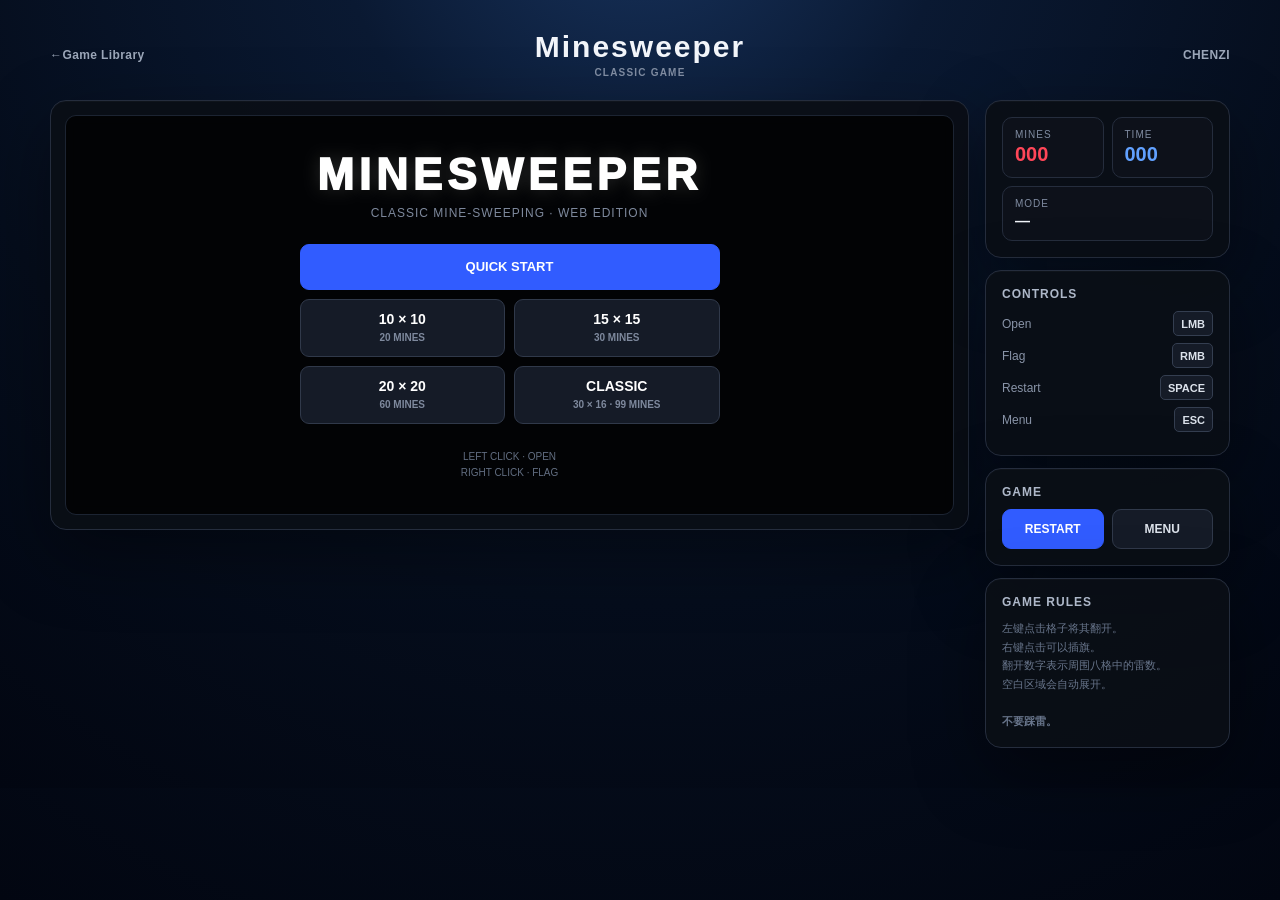
<file: games/minesweeper/index.html>
<!DOCTYPE html>
<html lang="zh-CN">
<head>
<meta charset="UTF-8">
<meta name="viewport"
      content="width=device-width,initial-scale=1.0,user-scalable=no">

<title>MINESWEEPER</title>

<style>

:root{
    --bg:#05070c;
    --panel:#0d111a;
    --panel2:#131925;
    --line:#252d3d;
    --text:#f2f5fa;
    --muted:#7f8ba0;
    --blue:#315cff;
    --red:#ff3b30;
    --green:#43d17c;
}

*{
    box-sizing:border-box;
    -webkit-tap-highlight-color:transparent;
}

html,body{
    margin:0;
    width:100%;
    min-height:100%;
    background:
    radial-gradient(
        circle at 50% -15%,
        #18345f 0%,
        #0a1932 28%,
        #050d1c 65%,
        #020611 100%
    );

    color:var(--text);
    font-family:
        Inter,
        "Segoe UI",
        "Microsoft YaHei",
        Arial,
        sans-serif;
}

body{
    display:flex;
    justify-content:center;
    align-items:flex-start;
    overflow-x:hidden;
}

button{
    border:0;
    outline:0;
    cursor:pointer;
    font:inherit;
    -webkit-user-select:none;
    user-select:none;
}

.app{
    width:min(1180px,96vw);
    padding:28px 0 40px;
}


/* =========================================================
   HEADER
========================================================= */

.header{
    position:relative;
    display:grid;
    grid-template-columns:1fr auto 1fr;
    align-items:center;
    margin-bottom:18px;
    min-height:54px;
}

.header-left{
    justify-self:start;

    color:#9ba6b8;
    font-size:12px;
    font-weight:600;
    letter-spacing:.4px;

    text-decoration:none;

    transition:
        color .15s,
        opacity .15s;
}

.header-left:hover{
    color:#dce2eb;
}

.header-center{
    text-align:center;
}

.header-center h1{
    margin:0;

    font-size:30px;
    line-height:1;

    letter-spacing:2px;
    font-weight:900;

    color:#f2f5fa;
}

.header-center p{
    margin:6px 0 0;

    color:var(--muted);

    font-size:10px;
    line-height:1;

    letter-spacing:1.2px;
    font-weight:600;
}

.header-right{
    justify-self:end;

    color:#9ba6b8;

    font-size:12px;
    font-weight:600;
    letter-spacing:.4px;
}


/* =========================================================
   GAME LAYOUT
========================================================= */

.game-layout{
    display:grid;
    grid-template-columns:minmax(0,1fr) 245px;
    gap:16px;
    align-items:start;
}

.game-card,
.side-card{
    background:rgba(10,14,22,.94);
    border:1px solid var(--line);
    border-radius:16px;
    box-shadow:
        0 25px 70px rgba(0,0,0,.4),
        inset 0 1px rgba(255,255,255,.025);
}

.game-card{
    padding:14px;
    min-width:0;
}


/* =========================================================
   BOARD AREA
========================================================= */

.board-wrap{
    position:relative;
    width:100%;
    max-height:calc(100vh - 125px);

    background:#090c12;
    border-radius:11px;
    overflow:hidden;
    border:1px solid #1c2432;

    display:flex;
    justify-content:center;
    align-items:center;

    min-height:400px;
}

.board{
    display:grid;
    gap:1px;
    background:#252d3d;
    border:2px solid #252d3d;
    box-shadow:
        0 15px 45px rgba(0,0,0,.4);

    touch-action:none;

    flex-shrink:0;
}


/* =========================================================
   CELL
========================================================= */

.cell{
    width:var(--cell-size);
    height:var(--cell-size);

    padding:0;

    display:flex;
    align-items:center;
    justify-content:center;

    background:#171d28;
    border:1px solid #30394a;

    color:#fff;

    font-weight:900;
    font-size:calc(var(--cell-size) * .45);

    transition:
        background .08s,
        transform .08s;

    line-height:1;

    touch-action:none;
}

.cell:hover{
    background:#202938;
}

.cell:active{
    transform:scale(.94);
}

.cell.open{
    background:#dfe2e7;
    border-color:#c8ccd2;
    cursor:default;
}

.cell.flag{
    color:#ff4658;
}

.cell.mine{
    background:#ff6464;
    color:#111;
}

.cell.exploded{
    background:#ff3030;
    color:#fff;
}


/* =========================================================
   NUMBER COLORS
========================================================= */

.cell.n1{
    color:#1554d1;
}

.cell.n2{
    color:#188548;
}

.cell.n3{
    color:#d92727;
}

.cell.n4{
    color:#5534a8;
}

.cell.n5{
    color:#8b3025;
}

.cell.n6{
    color:#1597a2;
}

.cell.n7{
    color:#222;
}

.cell.n8{
    color:#666;
}


/* =========================================================
   SIDE
========================================================= */

.side{
    display:flex;
    flex-direction:column;
    gap:12px;
}

.side-card{
    padding:16px;
}

.stats{
    display:grid;
    grid-template-columns:1fr 1fr;
    gap:8px;
}

.stat{
    padding:11px 12px;
    border:1px solid var(--line);
    background:var(--panel);
    border-radius:10px;
}

.stat-label{
    color:var(--muted);
    font-size:10px;
    letter-spacing:1px;
}

.stat-value{
    margin-top:3px;
    font-size:20px;
    font-weight:800;
}

.mine-count{
    color:#ff4658;
}

.timer{
    color:#61a1ff;
}


/* =========================================================
   CONTROLS
========================================================= */

.controls-title{
    font-size:12px;
    font-weight:800;
    letter-spacing:1px;
    color:#aeb8c9;
    margin-bottom:10px;
}

.control-row{
    display:flex;
    align-items:center;
    justify-content:space-between;
    margin:7px 0;
    color:#8994a8;
    font-size:12px;
}

.key{
    min-width:28px;
    height:25px;
    padding:0 7px;

    display:inline-flex;
    align-items:center;
    justify-content:center;

    border:1px solid #343e50;
    background:#151b27;
    border-radius:5px;

    color:#dce2eb;
    font-size:11px;
    font-weight:700;
}


/* =========================================================
   BUTTONS
========================================================= */

.action-buttons{
    display:grid;
    grid-template-columns:1fr 1fr;
    gap:8px;
}

.btn{
    height:40px;
    border-radius:9px;
    border:1px solid #30394a;
    background:#151b27;
    color:#dce2ea;
    font-weight:700;
    font-size:12px;
    transition:.15s;
}

.btn:hover{
    background:#1c2432;
}

.btn-primary{
    background:#315cff;
    border-color:#315cff;
    color:#fff;
}

.btn-primary:hover{
    background:#4770ff;
}

.btn-danger{
    color:#ff6b6b;
}


/* =========================================================
   HELP
========================================================= */

.help{
    color:#68758b;
    font-size:11px;
    line-height:1.7;
}


/* =========================================================
   OVERLAY
========================================================= */

.overlay{
    position:absolute;
    inset:0;

    display:flex;
    justify-content:center;
    align-items:center;

    background:rgba(0,0,0,.72);
    backdrop-filter:blur(5px);

    z-index:10;
}

.overlay.hidden{
    display:none;
}

.menu{
    width:min(420px,84%);
    text-align:center;
}

.menu-logo{
    font-size:44px;
    font-weight:1000;
    letter-spacing:5px;

    color:#fff;

    text-shadow:
        0 0 18px rgba(255,255,255,.15);
}

.menu-sub{
    color:#7e899d;
    font-size:12px;
    margin:6px 0 24px;
    letter-spacing:1px;
}

.menu-buttons{
    display:flex;
    flex-direction:column;
    gap:9px;
}

.big-btn{
    height:46px;
    border-radius:9px;
    font-weight:800;
    font-size:13px;
}

.menu-note{
    color:#626e82;
    font-size:10px;
    margin-top:15px;
    line-height:1.6;
}


/* =========================================================
   MODE SELECTION
========================================================= */

.mode-grid{
    display:grid;
    grid-template-columns:1fr 1fr;
    gap:9px;
    margin-bottom:10px;
}

.mode-btn{
    height:58px;
    border-radius:9px;

    border:1px solid #30394a;
    background:#151b27;

    color:#dce2ea;

    font-weight:800;
    font-size:12px;

    transition:.15s;
}

.mode-btn:hover{
    background:#1d2635;
    border-color:#43516a;
}

.mode-btn strong{
    display:block;
    font-size:14px;
    color:#fff;
    margin-bottom:3px;
}

.mode-btn span{
    color:#7e899d;
    font-size:10px;
}


/* =========================================================
   GAME MESSAGE
========================================================= */

.game-message{
    position:absolute;
    left:50%;
    top:50%;

    transform:translate(-50%,-50%);

    pointer-events:none;

    font-size:25px;
    font-weight:900;

    letter-spacing:2px;

    text-shadow:
        0 0 18px rgba(255,255,255,.25);

    opacity:0;
    transition:.2s;

    z-index:5;
}

.game-message.show{
    opacity:1;
}

.game-message.win{
    color:#43d17c;
}

.game-message.lose{
    color:#ff4658;
}


/* =========================================================
   MOBILE OPEN / FLAG SWITCH
========================================================= */

.mobile-action-switch{
    display:none;
}

@media(max-width:800px){

    .mobile-action-switch{
        display:grid;
        grid-template-columns:1fr 1fr;
        gap:6px;

        margin-top:8px;
        padding:5px;

        background:#0d111a;
        border:1px solid #252d3d;
        border-radius:10px;
    }

    .mobile-action-btn{
        height:40px;

        border:1px solid #30394a;
        border-radius:7px;

        background:#151b27;
        color:#7f8ba0;

        font-size:11px;
        font-weight:800;
        letter-spacing:.8px;

        transition:.15s;
    }

    .mobile-action-btn.active{
        background:#315cff;
        border-color:#315cff;
        color:#fff;
    }

}


/* =========================================================
   MOBILE
========================================================= */

@media(max-width:800px){

    .app{
        width:96vw;
        padding-top:14px;
        padding-bottom:20px;
    }

    .header{
        grid-template-columns:auto 1fr auto;
        margin-bottom:10px;
        min-height:45px;
        gap:8px;
    }

    .header-left,
    .header-right{
        font-size:10px;
        letter-spacing:.2px;
        white-space:nowrap;
    }

    .header-center h1{
        font-size:22px;
        letter-spacing:1.5px;
    }

    .header-center p{
        margin-top:4px;
        font-size:8px;
        letter-spacing:.8px;
    }

    .game-layout{
        display:block;
    }

    .game-card{
        padding:7px;
        border-radius:11px;
    }

    /*
     * 这里是本次移动端修复的关键：
     * 菜单状态下 board-wrap 必须有实际高度，
     * 否则 overlay 没有可显示的空间。
     */
    .board-wrap{
        max-height:none;
        min-height:0;
        padding:7px;
    }

    .board-wrap.menu-active{
        min-height:500px;
        height:500px;
    }

    .side{
        margin-top:12px;
    }

    /*
     * 手机棋盘禁止浏览器手势干扰
     */
    .board{
        touch-action:none;
        -webkit-touch-callout:none;
        -webkit-user-select:none;
        user-select:none;
    }

    .cell{
        touch-action:none;
        -webkit-touch-callout:none;
        -webkit-user-select:none;
        user-select:none;
    }

    /*
     * 手机版菜单按钮稍微压缩，
     * 防止小屏手机菜单超出可视区域。
     */
    .menu{
        width:92%;
        max-width:420px;
    }

    .menu-logo{
        font-size:32px;
        letter-spacing:3px;
    }

    .menu-sub{
        font-size:9px;
        margin-bottom:18px;
    }

    .menu-buttons{
        gap:7px;
    }

    .big-btn{
        height:44px;
    }

    .mode-grid{
        gap:6px;
    }

    .mode-btn{
        height:54px;
    }

    .mode-btn strong{
        font-size:13px;
    }

    .mode-btn span{
        font-size:9px;
    }

    .menu-note{
        margin-top:11px;
        font-size:9px;
    }


    /*
     * =====================================================
     * 手机端专用：
     * 隐藏 20 × 20 与 CLASSIC
     *
     * 电脑端完全不受影响。
     * =====================================================
     */
    .mode-btn[data-rows="20"],
    .mode-btn[data-classic="true"]{
        display:none;
    }

}


/* =========================================================
   SMALL MOBILE
========================================================= */

@media(max-width:520px){

    .header{
        gap:5px;
    }

    .header-left,
    .header-right{
        font-size:9px;
    }

    .header-center h1{
        font-size:19px;
    }

    .header-center p{
        font-size:7px;
    }

    .board-wrap{
        padding:4px;
    }

    .board-wrap.menu-active{
        min-height:460px;
        height:460px;
    }

    .side{
        gap:7px;
    }

    .stats{
        gap:5px;
    }

    .stat{
        padding:8px 10px;
    }

    .stat-value{
        font-size:17px;
    }

    .menu-logo{
        font-size:28px;
    }

    .mode-grid{
        gap:6px;
    }

    .mode-btn{
        height:52px;
    }

}


/* =========================================================
   VERY SMALL MOBILE
========================================================= */

@media(max-width:380px){

    .app{
        width:98vw;
        padding-top:8px;
    }

    .header{
        gap:3px;
    }

    .header-left,
    .header-right{
        font-size:8px;
    }

    .header-center h1{
        font-size:17px;
    }

    .header-center p{
        font-size:6px;
    }

    .board-wrap.menu-active{
        min-height:430px;
        height:430px;
    }

    .menu{
        width:94%;
    }

    .menu-logo{
        font-size:25px;
        letter-spacing:2px;
    }

    .menu-sub{
        font-size:8px;
        margin-bottom:14px;
    }

    .big-btn{
        height:42px;
    }

    .mode-btn{
        height:50px;
    }

    .mode-btn strong{
        font-size:12px;
    }

    .mode-btn span{
        font-size:8px;
    }

    .menu-note{
        font-size:8px;
    }

}

</style>
</head>


<body>

<div class="app">

    <!-- =====================================================
         HEADER
         ===================================================== -->

    <header class="header">

        <a
            href="../../index.html"
            class="header-left">
            ←Game Library
        </a>


        <div class="header-center">

            <h1>Minesweeper</h1>

            <p>CLASSIC GAME</p>

        </div>


        <div class="header-right">
            CHENZI
        </div>

    </header>


    <!-- =====================================================
         GAME LAYOUT
         ===================================================== -->

    <div class="game-layout">


        <!-- =================================================
             GAME
             ================================================= -->

        <main class="game-card">

            <div class="board-wrap">

                <div
                    class="board"
                    id="board">
                </div>


                <div
                    class="game-message"
                    id="gameMessage">
                </div>


                <!-- =================================================
                     START MENU
                     ================================================= -->

                <div
                    class="overlay"
                    id="overlay">

                    <div class="menu">

                        <div class="menu-logo">
                            MINESWEEPER
                        </div>

                        <div class="menu-sub">
                            CLASSIC MINE-SWEEPING · WEB EDITION
                        </div>


                        <div class="menu-buttons">

                            <button
                                class="big-btn btn btn-primary"
                                id="quickStartBtn">
                                QUICK START
                            </button>


                            <div class="mode-grid">

                                <button
                                    class="mode-btn"
                                    data-rows="10"
                                    data-cols="10"
                                    data-mines="20"
                                    data-classic="false">

                                    <strong>10 × 10</strong>

                                    <span>
                                        20 MINES
                                    </span>

                                </button>


                                <button
                                    class="mode-btn"
                                    data-rows="15"
                                    data-cols="15"
                                    data-mines="30"
                                    data-classic="false">

                                    <strong>15 × 15</strong>

                                    <span>
                                        30 MINES
                                    </span>

                                </button>


                                <button
                                    class="mode-btn"
                                    data-rows="20"
                                    data-cols="20"
                                    data-mines="60"
                                    data-classic="false">

                                    <strong>20 × 20</strong>

                                    <span>
                                        60 MINES
                                    </span>

                                </button>


                                <button
                                    class="mode-btn"
                                    data-rows="16"
                                    data-cols="30"
                                    data-mines="99"
                                    data-classic="true">

                                    <strong>CLASSIC</strong>

                                    <span>
                                        30 × 16 · 99 MINES
                                    </span>

                                </button>

                            </div>

                        </div>


                        <div class="menu-note">

                            LEFT CLICK · OPEN<br>
                            RIGHT CLICK · FLAG

                        </div>

                    </div>

                </div>

            </div>


            <!-- =================================================
                 MOBILE OPEN / FLAG SWITCH
                 ================================================= -->

            <div
                class="mobile-action-switch"
                id="mobileActionSwitch">

                <button
                    class="mobile-action-btn active"
                    id="openModeBtn">
                    OPEN
                </button>

                <button
                    class="mobile-action-btn"
                    id="flagModeBtn">
                    FLAG
                </button>

            </div>

        </main>


        <!-- =================================================
             SIDE PANEL
             ================================================= -->

        <aside class="side">


            <section class="side-card">

                <div class="stats">

                    <div class="stat">

                        <div class="stat-label">
                            MINES
                        </div>

                        <div
                            class="stat-value mine-count"
                            id="mineCount">
                            000
                        </div>

                    </div>


                    <div class="stat">

                        <div class="stat-label">
                            TIME
                        </div>

                        <div
                            class="stat-value timer"
                            id="timer">
                            000
                        </div>

                    </div>

                </div>


                <div style="height:8px"></div>


                <div class="stat">

                    <div class="stat-label">
                        MODE
                    </div>

                    <div
                        class="stat-value"
                        id="modeValue"
                        style="font-size:15px">
                        —
                    </div>

                </div>

            </section>


            <section class="side-card">

                <div class="controls-title">
                    CONTROLS
                </div>


                <div class="control-row">

                    <span>
                        Open
                    </span>

                    <span class="key">
                        LMB
                    </span>

                </div>


                <div class="control-row">

                    <span>
                        Flag
                    </span>

                    <span class="key">
                        RMB
                    </span>

                </div>


                <div class="control-row">

                    <span>
                        Restart
                    </span>

                    <span class="key">
                        SPACE
                    </span>

                </div>


                <div class="control-row">

                    <span>
                        Menu
                    </span>

                    <span class="key">
                        ESC
                    </span>

                </div>

            </section>


            <section class="side-card">

                <div class="controls-title">
                    GAME
                </div>


                <div class="action-buttons">

                    <button
                        class="btn btn-primary"
                        id="restartBtn">
                        RESTART
                    </button>


                    <button
                        class="btn"
                        id="menuBtn">
                        MENU
                    </button>

                </div>

            </section>


            <section class="side-card">

                <div class="controls-title">
                    GAME RULES
                </div>

                <div class="help">

                    左键点击格子将其翻开。<br>

                    右键点击可以插旗。<br>

                    翻开数字表示周围八格中的雷数。<br>

                    空白区域会自动展开。<br>

                    <br>

                    <b>不要踩雷。</b>

                </div>

            </section>


        </aside>

    </div>

</div>


<script>

/* ============================================================
   MINESWEEPER WEB EDITION
   ============================================================ */

"use strict";


/* ============================================================
   DOM
============================================================ */

const board =
    document.getElementById("board");

const boardWrap =
    document.querySelector(".board-wrap");

const overlay =
    document.getElementById("overlay");

const quickStartBtn =
    document.getElementById("quickStartBtn");

const modeButtons =
    document.querySelectorAll(".mode-btn");

const restartBtn =
    document.getElementById("restartBtn");

const menuBtn =
    document.getElementById("menuBtn");

const mineCount =
    document.getElementById("mineCount");

const timer =
    document.getElementById("timer");

const modeValue =
    document.getElementById("modeValue");

const gameMessage =
    document.getElementById("gameMessage");


/* ============================================================
   MOBILE OPEN / FLAG BUTTONS
============================================================ */

const openModeBtn =
    document.getElementById("openModeBtn");

const flagModeBtn =
    document.getElementById("flagModeBtn");

const mobileActionSwitch =
    document.getElementById(
        "mobileActionSwitch"
    );


/* ============================================================
   DEVICE
============================================================ */

function isMobileDevice(){

    return window.matchMedia(
        "(max-width:800px)"
    ).matches;

}


/* ============================================================
   EXPLOSION SOUND
============================================================ */

const explosionSound =
    new Audio(
        "lose_minesweeper.wav"
    );

explosionSound.preload = "auto";

explosionSound.volume = 0.75;


/* ============================================================
   GAME CONFIG
============================================================ */

let rows = 15;
let cols = 15;
let numMines = 30;

let classicMode = false;


/* ============================================================
   GAME DATA
============================================================ */

let mineMap = [];
let opened = [];
let flagged = [];
let numbers = [];

let cells = [];


/* ============================================================
   GAME STATE
============================================================ */

let state = "menu";

let elapsedTime = 0;

let timerInterval = null;

let firstClick = true;


/* ============================================================
   MOBILE TOUCH STATE
============================================================ */

let mobileLongPressTimer = null;

let mobileLongPressTriggered = false;

let mobileTouchCell = null;


/* ============================================================
   MOBILE ACTION MODE
============================================================ */

let mobileActionMode = "open";


function setMobileActionMode(mode){

    mobileActionMode = mode;


    if(mode === "open"){

        openModeBtn.classList.add(
            "active"
        );

        flagModeBtn.classList.remove(
            "active"
        );

    }else{

        openModeBtn.classList.remove(
            "active"
        );

        flagModeBtn.classList.add(
            "active"
        );

    }

}


openModeBtn.addEventListener(
    "click",
    ()=>{

        setMobileActionMode(
            "open"
        );

    }
);


flagModeBtn.addEventListener(
    "click",
    ()=>{

        setMobileActionMode(
            "flag"
        );

    }
);


/* ============================================================
   DEFAULT MODE
============================================================ */

const DEFAULT_MODE = {
    rows:15,
    cols:15,
    mines:30,
    classic:false
};


/* ============================================================
   START MODE
============================================================ */

function startMode(
    selectedRows,
    selectedCols,
    selectedMines,
    isClassic
){

    rows = selectedRows;
    cols = selectedCols;
    numMines = selectedMines;
    classicMode = isClassic;

    state = "playing";

    firstClick = true;

    elapsedTime = 0;

    clearTimer();

    timer.textContent = "000";

    modeValue.textContent =
        classicMode
        ? "CLASSIC · 30 × 16"
        : `${rows} × ${cols}`;

    createGame();

    overlay.classList.add("hidden");

    boardWrap.classList.remove(
        "menu-active"
    );

    hideMessage();

}


/* ============================================================
   CREATE GAME
============================================================ */

function createGame(){

    generateMineMap();

    calculateNumbers();

    createBoard();

    updateMineCounter();

    requestAnimationFrame(()=>{
        resizeBoard();
    });

}


/* ============================================================
   GENERATE MINE MAP
============================================================ */

function generateMineMap(){

    mineMap =
        Array.from(
            {length:rows},
            ()=>Array(cols).fill(false)
        );

    opened =
        Array.from(
            {length:rows},
            ()=>Array(cols).fill(false)
        );

    flagged =
        Array.from(
            {length:rows},
            ()=>Array(cols).fill(false)
        );


    const total =
        rows * cols;


    const indices =
        Array.from(
            {length:total},
            (_,i)=>i
        );


    for(
        let i=indices.length-1;
        i>0;
        i--
    ){

        const j =
            Math.floor(
                Math.random()*(i+1)
            );

        [
            indices[i],
            indices[j]
        ] =
        [
            indices[j],
            indices[i]
        ];

    }


    for(
        let i=0;
        i<numMines;
        i++
    ){

        const index =
            indices[i];

        const r =
            Math.floor(index/cols);

        const c =
            index%cols;

        mineMap[r][c] = true;

    }

}


/* ============================================================
   CALCULATE NUMBERS
============================================================ */

function calculateNumbers(){

    numbers =
        Array.from(
            {length:rows},
            ()=>Array(cols).fill(0)
        );


    for(let r=0;r<rows;r++){

        for(let c=0;c<cols;c++){

            if(mineMap[r][c]){

                numbers[r][c] = -1;

                continue;

            }


            let count = 0;


            for(let dr=-1;dr<=1;dr++){

                for(let dc=-1;dc<=1;dc++){

                    if(
                        dr === 0 &&
                        dc === 0
                    ){
                        continue;
                    }


                    const nr =
                        r + dr;

                    const nc =
                        c + dc;


                    if(
                        nr >= 0 &&
                        nr < rows &&
                        nc >= 0 &&
                        nc < cols
                    ){

                        if(
                            mineMap[nr][nc]
                        ){

                            count++;

                        }

                    }

                }

            }


            numbers[r][c] = count;

        }

    }

}


/* ============================================================
   CREATE BOARD
============================================================ */

function createBoard(){

    board.innerHTML = "";

    cells = [];


    board.style.gridTemplateColumns =
        `repeat(${cols}, var(--cell-size))`;

    board.style.gridTemplateRows =
        `repeat(${rows}, var(--cell-size))`;


    for(let r=0;r<rows;r++){

        cells[r] = [];


        for(let c=0;c<cols;c++){

            const cell =
                document.createElement("button");

            cell.className = "cell";

            cell.dataset.row = r;
            cell.dataset.col = c;


            /*
             * =================================================
             * 桌面端
             * 完全保留原来的 click / contextmenu
             * =================================================
             */

            cell.addEventListener(
    "click",
    ()=>{

        /*
         * 手机端点击已经由 pointerup 处理，
         * 这里必须完全禁止再次执行。
         *
         * 否则 FLAG 模式下：
         * pointerup -> 插旗
         * click    -> 又执行 leftClick()
         * 从而导致插旗后出现错误行为。
         */

        if(isMobileDevice()){

            return;

        }


        /*
         * 电脑端保持原来的左键翻开
         */

        leftClick(r,c);

    }
);


            cell.addEventListener(
                "contextmenu",
                e=>{

                    e.preventDefault();

                    if(
                        isMobileDevice()
                    ){

                        return;

                    }

                    rightClick(r,c);

                }
            );


            /*
             * =================================================
             * 手机版触摸控制
             * =================================================
             */

            if(isMobileDevice()){

                cell.addEventListener(
                    "pointerdown",
                    e=>{

                        if(
                            e.pointerType !== "touch"
                        ){

                            return;

                        }


                        e.preventDefault();


                        mobileLongPressTriggered =
                            false;

                        mobileTouchCell =
                            cell;


                        clearTimeout(
                            mobileLongPressTimer
                        );


                        mobileLongPressTimer =
                            setTimeout(
                                ()=>{

                                    if(
                                        !mobileTouchCell
                                    ){

                                        return;

                                    }


                                    if(
                                        state !==
                                        "playing"
                                    ){

                                        return;

                                    }


                                    const rr =
                                        Number(
                                            mobileTouchCell
                                                .dataset
                                                .row
                                        );

                                    const cc =
                                        Number(
                                            mobileTouchCell
                                                .dataset
                                                .col
                                        );


                                    mobileLongPressTriggered =
                                        true;


                                    rightClick(
                                        rr,
                                        cc
                                    );


                                    if(
                                        navigator.vibrate
                                    ){

                                        navigator.vibrate(
                                            35
                                        );

                                    }

                                },
                                450
                            );

                    },
                    {
                        passive:false
                    }
                );


                cell.addEventListener(
                    "pointerup",
                    e=>{

                        if(
                            e.pointerType !== "touch"
                        ){

                            return;

                        }


                        e.preventDefault();


                        clearTimeout(
                            mobileLongPressTimer
                        );


                        /*
                         * =====================================
                         * 普通点击：
                         * OPEN 模式 = 翻开
                         * FLAG 模式 = 插旗
                         *
                         * 长按已经执行插旗时，
                         * 不再执行第二次操作。
                         * =====================================
                         */

                        if(
                            !mobileLongPressTriggered &&
                            mobileTouchCell === cell &&
                            state === "playing"
                        ){

                            const rr =
                                Number(
                                    cell.dataset.row
                                );

                            const cc =
                                Number(
                                    cell.dataset.col
                                );


                            if(
                                mobileActionMode ===
                                "flag"
                            ){

                                rightClick(
                                    rr,
                                    cc
                                );

                            }else{

                                leftClick(
                                    rr,
                                    cc
                                );

                            }

                        }


                        mobileTouchCell =
                            null;

                    },
                    {
                        passive:false
                    }
                );


                cell.addEventListener(
                    "pointercancel",
                    e=>{

                        if(
                            e.pointerType !== "touch"
                        ){

                            return;

                        }

                        clearTimeout(
                            mobileLongPressTimer
                        );

                        mobileTouchCell =
                            null;

                    }
                );


                cell.addEventListener(
                    "pointerleave",
                    e=>{

                        if(
                            e.pointerType !== "touch"
                        ){

                            return;

                        }

                        clearTimeout(
                            mobileLongPressTimer
                        );

                        mobileTouchCell =
                            null;

                    }
                );

            }


            board.appendChild(cell);

            cells[r][c] = cell;

        }

    }

}


/* ============================================================
   RESIZE BOARD
============================================================ */

function resizeBoard(){

    if(state === "menu"){
        return;
    }


    const rect =
        boardWrap.getBoundingClientRect();


    const padding =
        window.innerWidth <= 800
        ? 8
        : 18;


    let availableWidth =
        rect.width - padding;

    let availableHeight =
        rect.height - padding;


    if(classicMode){

        let cellSize =
            Math.floor(
                Math.min(
                    availableWidth / cols,
                    availableHeight / rows
                )
            );


        if(
            !Number.isFinite(cellSize) ||
            cellSize <= 0
        ){

            cellSize =
                Math.floor(
                    Math.min(
                        (window.innerWidth * .7) / cols,
                        (window.innerHeight * .7) / rows
                    )
                );

        }


        cellSize =
            Math.max(
                18,
                cellSize
            );


        board.style.setProperty(
            "--cell-size",
            `${cellSize}px`
        );


        const boardWidth =
            cols * cellSize +
            (cols - 1) +
            4;

        const boardHeight =
            rows * cellSize +
            (rows - 1) +
            4;


        if(window.innerWidth <= 800){

            boardWrap.style.minHeight =
                `${Math.min(
                    boardHeight + 16,
                    window.innerHeight * .72
                )}px`;

        }


        return;

    }


    let cellSize;


    cellSize =
        Math.floor(
            Math.min(
                (
                    rect.width -
                    20
                ) / cols,

                (
                    window.innerHeight -
                    180
                ) / rows
            )
        );


    if(window.innerWidth <= 800){

        cellSize =
            Math.floor(
                Math.min(
                    (
                        rect.width -
                        8
                    ) / cols,

                    48
                )
            );

    }


    cellSize =
        Math.max(
            18,
            Math.min(
                cellSize,
                58
            )
        );


    board.style.setProperty(
        "--cell-size",
        `${cellSize}px`
    );


    const boardWidth =
        cols*cellSize + cols+3;

    const boardHeight =
        rows*cellSize + rows+3;


    if(
        window.innerWidth <= 800
    ){

        boardWrap.style.minHeight =
            `${Math.min(
                boardHeight+16,
                window.innerHeight*.72
            )}px`;

    }

}


/* ============================================================
   LEFT CLICK
============================================================ */

function leftClick(r,c){

    if(state !== "playing"){
        return;
    }

    if(
        opened[r][c] ||
        flagged[r][c]
    ){
        return;
    }


    if(firstClick){

        firstClick = false;

        if(mineMap[r][c]){

            moveMine(r,c);

            calculateNumbers();

        }

        startTimer();

    }


    if(mineMap[r][c]){

        explode(r,c);

        return;

    }


    openCell(r,c);


    if(checkWin()){

        winGame();

    }

}


/* ============================================================
   MOVE FIRST MINE
============================================================ */

function moveMine(r,c){

    mineMap[r][c] = false;


    const candidates = [];


    for(let rr=0;rr<rows;rr++){

        for(let cc=0;cc<cols;cc++){

            if(
                !mineMap[rr][cc] &&
                !(
                    rr===r &&
                    cc===c
                )
            ){

                candidates.push(
                    [rr,cc]
                );

            }

        }

    }


    const random =
        candidates[
            Math.floor(
                Math.random()*
                candidates.length
            )
        ];


    mineMap[
        random[0]
    ][
        random[1]
    ] = true;

}


/* ============================================================
   RIGHT CLICK
============================================================ */

function rightClick(r,c){

    if(state !== "playing"){
        return;
    }


    if(opened[r][c]){
        return;
    }


    flagged[r][c] =
        !flagged[r][c];


    updateCell(r,c);

    updateMineCounter();

}


/* ============================================================
   OPEN CELL
============================================================ */

function openCell(r,c){

    if(
        r<0 ||
        r>=rows ||
        c<0 ||
        c>=cols
    ){
        return;
    }


    if(opened[r][c]){
        return;
    }


    if(flagged[r][c]){
        return;
    }


    if(mineMap[r][c]){
        return;
    }


    opened[r][c] = true;

    updateCell(r,c);


    const n =
        numbers[r][c];


    if(n === 0){

        for(let dr=-1;dr<=1;dr++){

            for(let dc=-1;dc<=1;dc++){

                if(
                    dr===0 &&
                    dc===0
                ){
                    continue;
                }


                openCell(
                    r+dr,
                    c+dc
                );

            }

        }

    }

}


/* ============================================================
   UPDATE CELL
============================================================ */

function updateCell(r,c){

    const cell =
        cells[r][c];


    cell.className = "cell";


    if(flagged[r][c]){

        cell.classList.add("flag");

        cell.textContent = "⚑";

        return;

    }


    if(!opened[r][c]){

        cell.textContent = "";

        return;

    }


    cell.classList.add("open");


    const n =
        numbers[r][c];


    if(n > 0){

        cell.textContent =
            String(n);

        cell.classList.add(
            `n${n}`
        );

    }else{

        cell.textContent = "";

    }

}


/* ============================================================
   EXPLODE
============================================================ */

function explode(r,c){

    state = "gameover";

    clearTimer();


    try{

        explosionSound.currentTime = 0;

        explosionSound.play().catch(()=>{});

    }catch(e){

        console.warn(
            "Explosion sound could not be played.",
            e
        );

    }


    for(let rr=0;rr<rows;rr++){

        for(let cc=0;cc<cols;cc++){

            if(mineMap[rr][cc]){

                cells[rr][cc]
                    .classList.add("mine");

                cells[rr][cc].textContent =
                    "✹";

            }

        }

    }


    cells[r][c]
        .classList.add("exploded");

    cells[r][c].textContent =
        "✹";


    showMessage(
        "GAME OVER",
        "lose"
    );

}


/* ============================================================
   CHECK WIN
============================================================ */

function checkWin(){

    let openedSafe = 0;


    for(let r=0;r<rows;r++){

        for(let c=0;c<cols;c++){

            if(
                opened[r][c] &&
                !mineMap[r][c]
            ){

                openedSafe++;

            }

        }

    }


    return (
        openedSafe ===
        rows*cols-numMines
    );

}


/* ============================================================
   WIN
============================================================ */

function winGame(){

    state = "won";

    clearTimer();


    for(let r=0;r<rows;r++){

        for(let c=0;c<cols;c++){

            if(mineMap[r][c]){

                flagged[r][c] = true;

                cells[r][c]
                    .classList.add("flag");

                cells[r][c].textContent =
                    "⚑";

            }

        }

    }


    updateMineCounter();


    showMessage(
        "YOU WIN!",
        "win"
    );

}


/* ============================================================
   MINE COUNTER
============================================================ */

function updateMineCounter(){

    let flags = 0;


    for(let r=0;r<rows;r++){

        for(let c=0;c<cols;c++){

            if(flagged[r][c]){
                flags++;
            }

        }

    }


    const remaining =
        Math.max(
            0,
            numMines-flags
        );


    mineCount.textContent =
        String(remaining)
            .padStart(3,"0");

}


/* ============================================================
   TIMER
============================================================ */

function startTimer(){

    clearTimer();


    timerInterval =
        setInterval(()=>{

            if(state !== "playing"){
                return;
            }


            elapsedTime++;


            timer.textContent =
                String(
                    Math.min(
                        elapsedTime,
                        999
                    )
                ).padStart(3,"0");


        },1000);

}


function clearTimer(){

    if(timerInterval){

        clearInterval(
            timerInterval
        );

        timerInterval = null;

    }

}


/* ============================================================
   MESSAGE
============================================================ */

function showMessage(text,type){

    gameMessage.textContent =
        text;

    gameMessage.className =
        "game-message show " + type;

}


function hideMessage(){

    gameMessage.className =
        "game-message";

    gameMessage.textContent =
        "";

}


/* ============================================================
   RESTART
============================================================ */

function restartGame(){

    if(
        state === "menu"
    ){
        return;
    }


    startMode(
        rows,
        cols,
        numMines,
        classicMode
    );

}


/* ============================================================
   MENU
============================================================ */

function showMenu(){

    state = "menu";

    clearTimer();

    clearTimeout(
        mobileLongPressTimer
    );

    mobileTouchCell = null;

    mobileLongPressTriggered = false;

    board.innerHTML = "";

    cells = [];

    hideMessage();

    overlay.classList.remove(
        "hidden"
    );


    if(isMobileDevice()){

        boardWrap.classList.add(
            "menu-active"
        );

    }


    modeValue.textContent =
        "—";

    mineCount.textContent =
        "000";

    timer.textContent =
        "000";


    if(!isMobileDevice()){

        boardWrap.style.minHeight =
            "";

    }


    document.documentElement
        .style.overflow = "";

    document.body
        .style.overflow = "";

}


/* ============================================================
   QUICK START
============================================================ */

quickStartBtn.addEventListener(
    "click",
    ()=>{
        startMode(
            DEFAULT_MODE.rows,
            DEFAULT_MODE.cols,
            DEFAULT_MODE.mines,
            DEFAULT_MODE.classic
        );
    }
);


/* ============================================================
   MODE BUTTONS
============================================================ */

modeButtons.forEach(btn=>{

    btn.addEventListener(
        "click",
        ()=>{

            const r =
                Number(
                    btn.dataset.rows
                );

            const c =
                Number(
                    btn.dataset.cols
                );

            const mines =
                Number(
                    btn.dataset.mines
                );

            const classic =
                btn.dataset.classic ===
                "true";


            startMode(
                r,
                c,
                mines,
                classic
            );

        }
    );

});


/* ============================================================
   RESTART BUTTON
============================================================ */

restartBtn.addEventListener(
    "click",
    restartGame
);


/* ============================================================
   MENU BUTTON
============================================================ */

menuBtn.addEventListener(
    "click",
    showMenu
);


/* ============================================================
   KEYBOARD
============================================================ */

document.addEventListener(
    "keydown",
    e=>{

        const key =
            e.key.toLowerCase();


        if(key === "escape"){

            if(state !== "menu"){

                e.preventDefault();

                showMenu();

            }

            return;

        }


        if(key === " "){

            if(state !== "menu"){

                e.preventDefault();

                restartGame();

            }

        }

    }
);


/* ============================================================
   WINDOW RESIZE
============================================================ */

window.addEventListener(
    "resize",
    ()=>{
        requestAnimationFrame(()=>{
            resizeBoard();

            if(
                isMobileDevice() &&
                state === "menu"
            ){

                boardWrap.classList.add(
                    "menu-active"
                );

            }

        });
    }
);


/* ============================================================
   FULLSCREEN SUPPORT
============================================================ */

function updateClassicFullscreen(){

    if(!classicMode){
        return;
    }

    resizeBoard();

}


/* ============================================================
   DOUBLE CLICK PREVENTION
============================================================ */

board.addEventListener(
    "dblclick",
    e=>{
        e.preventDefault();
    }
);


/* ============================================================
   MOBILE BOARD SAFETY
============================================================ */

board.addEventListener(
    "contextmenu",
    e=>{

        if(isMobileDevice()){

            e.preventDefault();

        }

    }
);


/* ============================================================
   INITIAL STATE
============================================================ */

state = "menu";

mineCount.textContent =
    "000";

timer.textContent =
    "000";

modeValue.textContent =
    "—";


/*
 * ============================================================
 * 初始化手机版菜单高度
 * ============================================================
 */

if(isMobileDevice()){

    boardWrap.classList.add(
        "menu-active"
    );

}


/*
 * ============================================================
 * 初始化移动端操作模式
 * ============================================================
 */

setMobileActionMode("open");

</script>

</body>
</html>
</file>
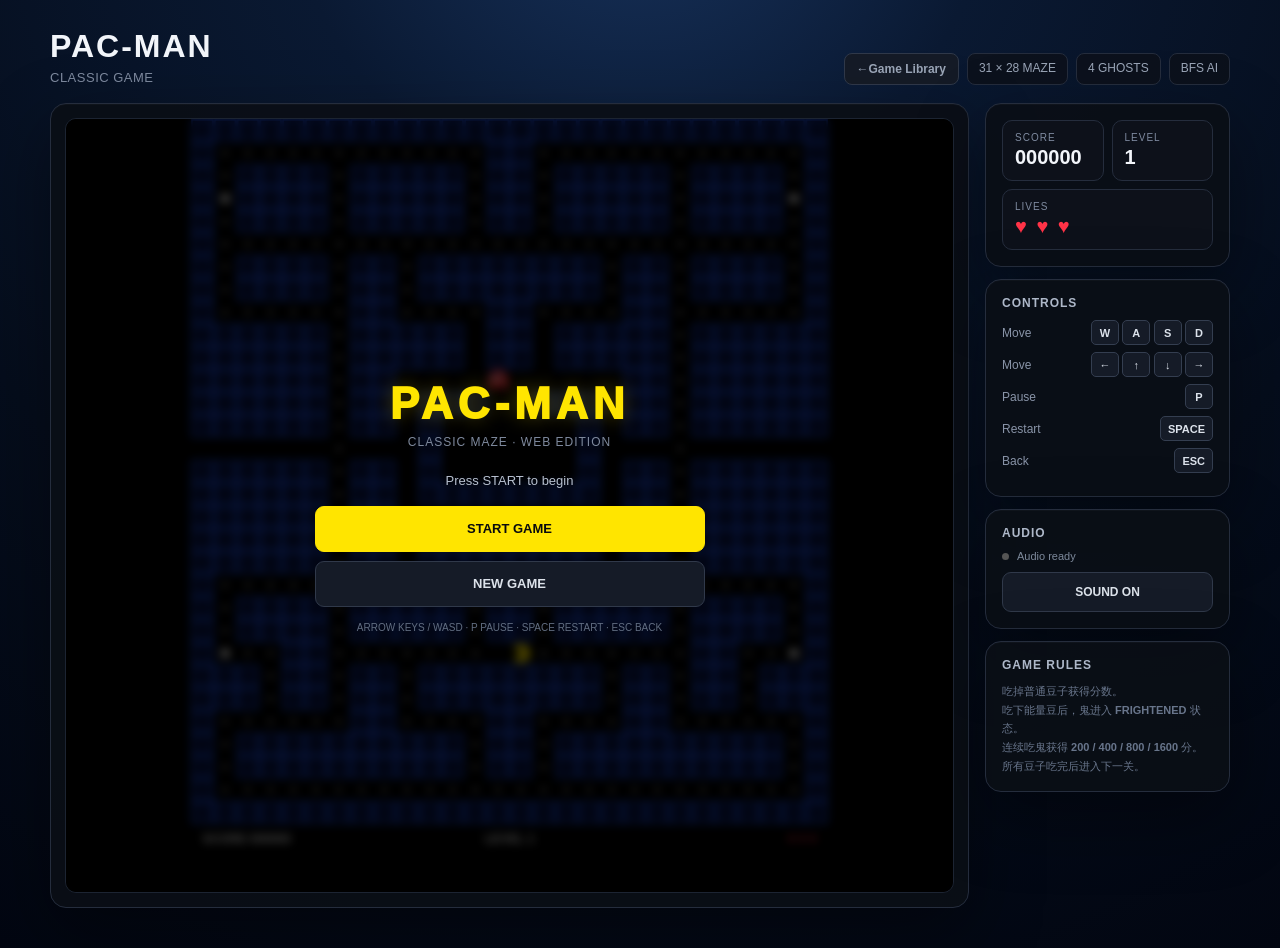
<file: games/pacman/index.html>
<!DOCTYPE html>
<html lang="zh-CN">
<head>
<meta charset="UTF-8">
<meta name="viewport"
      content="width=device-width,initial-scale=1.0,user-scalable=no">

<title>PAC-MAN</title>

<style>
:root{
    --bg:#05070c;
    --panel:#0d111a;
    --panel2:#131925;
    --line:#252d3d;
    --text:#f2f5fa;
    --muted:#7f8ba0;
    --yellow:#ffe500;
    --blue:#315cff;
    --red:#ff3b30;
}

*{
    box-sizing:border-box;
    -webkit-tap-highlight-color:transparent;
}

html,body{
    margin:0;
    width:100%;
    min-height:100%;
    background:
    radial-gradient(
        circle at 50% -15%,
        #18345f 0%,
        #0a1932 28%,
        #050d1c 65%,
        #020611 100%
    );

    color:var(--text);
    font-family:
        Inter,
        "Segoe UI",
        "Microsoft YaHei",
        Arial,
        sans-serif;
}

body{
    display:flex;
    justify-content:center;
    align-items:flex-start;
    overflow-x:hidden;
}

.app{
    width:min(1180px,96vw);
    padding:28px 0 40px;
}

.header{
    display:flex;
    justify-content:space-between;
    align-items:flex-end;
    margin-bottom:18px;
}

.brand h1{
    margin:0;
    font-size:32px;
    letter-spacing:2px;
    font-weight:900;
}

.brand p{
    margin:5px 0 0;
    color:var(--muted);
    font-size:13px;
    letter-spacing:.5px;
}

.header-right{
    display:flex;
    gap:8px;
}

.header-chip{
    border:1px solid var(--line);
    background:rgba(13,17,26,.8);
    border-radius:8px;
    padding:7px 11px;
    color:#9ba6b8;
    font-size:12px;
}

/* =========================================================
   BACK BUTTON
========================================================= */

.header-back{
    height:32px;
    padding:0 12px;

    border:1px solid #30394a;
    background:#151b27;

    border-radius:8px;

    color:#9ba6b8;

    font-size:12px;
    font-weight:600;

    cursor:pointer;

    transition:.15s;

    display:flex;
    align-items:center;
    justify-content:center;
}

.header-back:hover{
    background:#1c2432;
    border-color:#465268;
    color:#fff;
}

.header-back:active{
    transform:translateY(1px);
    background:#111722;
}

.game-layout{
    display:grid;
    grid-template-columns:minmax(0,1fr) 245px;
    gap:16px;
    align-items:start;
}

.game-card,
.side-card{
    background:rgba(10,14,22,.94);
    border:1px solid var(--line);
    border-radius:16px;
    box-shadow:
        0 25px 70px rgba(0,0,0,.4),
        inset 0 1px rgba(255,255,255,.025);
}

.game-card{
    padding:14px;
    min-width:0;
}

.canvas-wrap{
    position:relative;
    width:100%;

    max-height:calc(100vh - 125px);

    background:#000;
    border-radius:11px;
    overflow:hidden;
    border:1px solid #1c2432;

    display:flex;
    justify-content:center;
    align-items:center;
}

canvas{
    display:block;
    width:100%;
    height:auto;
    max-height:calc(100vh - 127px);
    object-fit:contain;
    image-rendering:auto;
}


/* =========================================================
   SIDE
========================================================= */

.side{
    display:flex;
    flex-direction:column;
    gap:12px;
}

.side-card{
    padding:16px;
}

.stats{
    display:grid;
    grid-template-columns:1fr 1fr;
    gap:8px;
}

.stat{
    padding:11px 12px;
    border:1px solid var(--line);
    background:var(--panel);
    border-radius:10px;
}

.stat-label{
    color:var(--muted);
    font-size:10px;
    letter-spacing:1px;
}

.stat-value{
    margin-top:3px;
    font-size:20px;
    font-weight:800;
}

.lives{
    color:#ff3347;
    letter-spacing:2px;
}

.controls-title{
    font-size:12px;
    font-weight:800;
    letter-spacing:1px;
    color:#aeb8c9;
    margin-bottom:10px;
}

.control-row{
    display:flex;
    align-items:center;
    justify-content:space-between;
    margin:7px 0;
    color:#8994a8;
    font-size:12px;
}

.key{
    min-width:28px;
    height:25px;
    padding:0 7px;
    display:inline-flex;
    align-items:center;
    justify-content:center;
    border:1px solid #343e50;
    background:#151b27;
    border-radius:5px;
    color:#dce2eb;
    font-size:11px;
    font-weight:700;
}

.action-buttons{
    display:grid;
    grid-template-columns:1fr 1fr;
    gap:8px;
}

button{
    border:0;
    outline:0;
    cursor:pointer;
    font:inherit;
}

.btn{
    height:40px;
    border-radius:9px;
    border:1px solid #30394a;
    background:#151b27;
    color:#dce2ea;
    font-weight:700;
    font-size:12px;
    transition:.15s;
}

.btn:hover{
    background:#1c2432;
}

.btn-primary{
    background:var(--yellow);
    border-color:var(--yellow);
    color:#090b0e;
}

.btn-primary:hover{
    background:#fff05a;
}

.btn-danger{
    color:#ff6b6b;
}

.help{
    color:#68758b;
    font-size:11px;
    line-height:1.7;
}

.audio-status{
    display:flex;
    align-items:center;
    gap:8px;
    font-size:11px;
    color:#7d899b;
}

.audio-dot{
    width:7px;
    height:7px;
    border-radius:50%;
    background:#555;
}

.audio-dot.on{
    background:#55df9c;
    box-shadow:0 0 8px #55df9c;
}


/* =========================================================
   OVERLAY
========================================================= */

.overlay{
    position:absolute;
    inset:0;
    display:flex;
    justify-content:center;
    align-items:center;
    background:rgba(0,0,0,.72);
    backdrop-filter:blur(5px);
    z-index:10;
}

.overlay.hidden{
    display:none;
}

.menu{
    width:min(390px,82%);
    text-align:center;
}

.menu-logo{
    font-size:44px;
    font-weight:1000;
    letter-spacing:5px;
    color:var(--yellow);
    text-shadow:
        0 0 18px rgba(255,229,0,.25);
}

.menu-sub{
    color:#7e899d;
    font-size:12px;
    margin:6px 0 24px;
    letter-spacing:1px;
}

.menu-score{
    color:#b7c0cf;
    font-size:13px;
    margin-bottom:18px;
}

.menu-score strong{
    color:#fff;
}

.menu-buttons{
    display:flex;
    flex-direction:column;
    gap:9px;
}

.big-btn{
    height:46px;
    border-radius:9px;
    font-weight:800;
    font-size:13px;
}

.overlay-note{
    color:#626e82;
    font-size:10px;
    margin-top:15px;
}


/* =========================================================
   MOBILE CONTROLS
========================================================= */

.mobile-controls{
    display:none;
    margin-top:12px;
    justify-content:center;
}

.dpad{
    width:165px;
    height:150px;
    position:relative;
}

.dpad button{
    position:absolute;
    width:50px;
    height:50px;
    border-radius:12px;
    background:#151b27;
    border:1px solid #30394a;
    color:#e9edf3;
    font-size:21px;
}

.dpad button:active{
    background:#273146;
}

.dpad .up{
    left:57px;
    top:0;
}

.dpad .left{
    left:0;
    top:53px;
}

.dpad .right{
    right:0;
    top:53px;
}

.dpad .down{
    left:57px;
    bottom:0;
}


/* =========================================================
   HEIGHT ADAPTATION
========================================================= */

@media(max-height:850px) and (min-width:801px){

    .app{
        padding-top:14px;
        padding-bottom:20px;
    }

    .header{
        margin-bottom:10px;
    }

    .brand h1{
        font-size:27px;
    }

    .brand p{
        font-size:11px;
    }

    .canvas-wrap{
        max-height:calc(100vh - 85px);
    }

    canvas{
        max-height:calc(100vh - 87px);
    }

}


@media(max-height:700px) and (min-width:801px){

    .app{
        padding-top:8px;
    }

    .header{
        margin-bottom:7px;
    }

    .brand h1{
        font-size:23px;
    }

    .brand p{
        display:none;
    }

    .canvas-wrap{
        max-height:calc(100vh - 55px);
    }

    canvas{
        max-height:calc(100vh - 57px);
    }

}


/* =========================================================
   MOBILE
========================================================= */

@media(max-width:800px){

    .app{
        width:96vw;
        padding-top:14px;
        padding-bottom:20px;
    }

    .header{
        align-items:center;
        margin-bottom:10px;
    }

    .header-right{
        display:none;
    }

    .brand h1{
        font-size:24px;
    }

    .game-layout{
        display:block;
    }

    .game-card{
        padding:7px;
        border-radius:11px;
    }

    .canvas-wrap{
        max-height:none;
    }

    canvas{
        width:100%;
        max-height:none;
        height:auto;
    }

    .side{
        margin-top:12px;
    }

    .side-card:nth-child(n+3){
        display:none;
    }

    .mobile-controls{
        display:flex;
    }

}


@media(max-width:520px){

    .game-card{
        padding:7px;
        border-radius:11px;
    }

    .side{
        gap:7px;
    }

    .stats{
        gap:5px;
    }

    .stat{
        padding:8px 10px;
    }

    .stat-value{
        font-size:17px;
    }

    .overlay{
        backdrop-filter:blur(3px);
    }

    .menu-logo{
        font-size:32px;
    }

}


@media(max-width:380px){

    .app{
        width:98vw;
        padding-top:8px;
    }

    .brand h1{
        font-size:21px;
    }

    .brand p{
        font-size:10px;
    }

    .mobile-controls{
        margin-top:7px;
    }

    .dpad{
        transform:scale(.88);
        transform-origin:top center;
        margin-bottom:-18px;
    }

}

</style>
</head>

<body>

<div class="app">

    <header class="header">

        <div class="brand">
            <h1>PAC-MAN</h1>
            <p>CLASSIC GAME</p>
        </div>

        <div class="header-right">

            <!-- 返回键 -->
            <button
                class="header-back"
                id="backBtn">
                ←Game Library
            </button>

            <div class="header-chip">31 × 28 MAZE</div>
            <div class="header-chip">4 GHOSTS</div>
            <div class="header-chip">BFS AI</div>

        </div>

    </header>


    <div class="game-layout">

        <!-- =================================================
             GAME
             ================================================= -->

        <main class="game-card">

            <div class="canvas-wrap">

                <canvas id="gameCanvas"></canvas>

                <div class="overlay" id="overlay">

                    <div class="menu">

                        <div class="menu-logo">PAC-MAN</div>

                        <div class="menu-sub">
                            CLASSIC MAZE · WEB EDITION
                        </div>

                        <div class="menu-score" id="menuScore"></div>

                        <div class="menu-buttons">

                            <button
                                class="big-btn btn btn-primary"
                                id="startBtn">
                                START GAME
                            </button>

                            <button
                                class="big-btn btn"
                                id="restartBtn">
                                NEW GAME
                            </button>

                        </div>

                        <div class="overlay-note">
                            ARROW KEYS / WASD · P PAUSE · SPACE RESTART · ESC BACK
                        </div>

                    </div>

                </div>

            </div>


            <!-- MOBILE D-PAD -->

            <div class="mobile-controls">

                <div class="dpad">

                    <button class="up" data-dir="up">▲</button>

                    <button class="left" data-dir="left">◀</button>

                    <button class="right" data-dir="right">▶</button>

                    <button class="down" data-dir="down">▼</button>

                </div>

            </div>

        </main>


        <!-- =================================================
             SIDE PANEL
             ================================================= -->

        <aside class="side">

            <section class="side-card">

                <div class="stats">

                    <div class="stat">
                        <div class="stat-label">SCORE</div>
                        <div class="stat-value" id="scoreValue">
                            000000
                        </div>
                    </div>

                    <div class="stat">
                        <div class="stat-label">LEVEL</div>
                        <div class="stat-value" id="levelValue">
                            1
                        </div>
                    </div>

                </div>

                <div style="height:8px"></div>

                <div class="stat">
                    <div class="stat-label">LIVES</div>
                    <div
                        class="stat-value lives"
                        id="livesValue">
                        ♥ ♥ ♥
                    </div>
                </div>

            </section>


            <section class="side-card">

                <div class="controls-title">
                    CONTROLS
                </div>

                <div class="control-row">
                    <span>Move</span>
                    <span>
                        <span class="key">W</span>
                        <span class="key">A</span>
                        <span class="key">S</span>
                        <span class="key">D</span>
                    </span>
                </div>

                <div class="control-row">
                    <span>Move</span>
                    <span>
                        <span class="key">←</span>
                        <span class="key">↑</span>
                        <span class="key">↓</span>
                        <span class="key">→</span>
                    </span>
                </div>

                <div class="control-row">
                    <span>Pause</span>
                    <span class="key">P</span>
                </div>

                <div class="control-row">
                    <span>Restart</span>
                    <span class="key">SPACE</span>
                </div>

                <div class="control-row">
                    <span>Back</span>
                    <span class="key">ESC</span>
                </div>

            </section>


            <section class="side-card">

                <div class="controls-title">
                    AUDIO
                </div>

                <div class="audio-status">
                    <span
                        class="audio-dot"
                        id="audioDot">
                    </span>

                    <span id="audioStatus">
                        Audio ready
                    </span>
                </div>

                <div style="height:10px"></div>

                <button
                    class="btn"
                    id="soundBtn"
                    style="width:100%">
                    SOUND ON
                </button>

            </section>


            <section class="side-card">

                <div class="controls-title">
                    GAME RULES
                </div>

                <div class="help">
                    吃掉普通豆子获得分数。<br>
                    吃下能量豆后，鬼进入
                    <b>FRIGHTENED</b> 状态。<br>
                    连续吃鬼获得
                    <b>200 / 400 / 800 / 1600</b> 分。<br>
                    所有豆子吃完后进入下一关。
                </div>

            </section>

        </aside>

    </div>

</div>


<!-- =========================================================
     AUDIO
     ========================================================= -->

<audio
    id="bgm"
    src="pacman_bgm.mp3"
    loop
    preload="auto">
</audio>


<script>

/* ============================================================
   PAC-MAN WEB EDITION
   ============================================================ */

"use strict";


/* ============================================================
   CONSTANTS
   ============================================================ */

const ROWS = 31;
const COLS = 28;

const START_LIVES = 3;

const PLAYER_STEP_TIME = 135;
const GHOST_STEP_TIME = 155;

const SPEED_INCREASE = 4;

const TILE = 24;


/* ============================================================
   MAZE
   ============================================================ */

const mazeText = [
"############################",
"#............##............#",
"#.####.#####.##.#####.####.#",
"#o####.#####.##.#####.####o#",
"#.####.#####.##.#####.####.#",
"#..........................#",
"#.####.##.########.##.####.#",
"#.####.##.########.##.####.#",
"#......##....##....##......#",
"######.##### ## #####.######",
"######.##### ## #####.######",
"######.##          ##.######",
"######.## ###  ### ##.######",
"######.## #      # ##.######",
"      .   #      #   .      ",
"######.## #      # ##.######",
"######.## ######## ##.######",
"######.##          ##.######",
"######.## ######## ##.######",
"######.## ######## ##.######",
"#............##............#",
"#.####.#####.##.#####.####.#",
"#.####.#####.##.#####.####.#",
"#o..##.......  .......##..o#",
"###.##.##.########.##.##.###",
"###.##.##.########.##.##.###",
"#......##....##....##......#",
"#.##########.##.##########.#",
"#.##########.##.##########.#",
"#..........................#",
"############################"
];

const maze = mazeText.map(row => row.split(""));


/* ============================================================
   CANVAS
   ============================================================ */

const canvas = document.getElementById("gameCanvas");
const ctx = canvas.getContext("2d");

canvas.width = COLS * TILE;
canvas.height = (ROWS + 3) * TILE;


/* ============================================================
   DOM
   ============================================================ */

const overlay = document.getElementById("overlay");
const startBtn = document.getElementById("startBtn");
const restartBtn = document.getElementById("restartBtn");

const backBtn = document.getElementById("backBtn");

const scoreValue = document.getElementById("scoreValue");
const levelValue = document.getElementById("levelValue");
const livesValue = document.getElementById("livesValue");

const menuScore = document.getElementById("menuScore");

const soundBtn = document.getElementById("soundBtn");
const audioDot = document.getElementById("audioDot");
const audioStatus = document.getElementById("audioStatus");

const bgm = document.getElementById("bgm");


/* ============================================================
   AUDIO
   ============================================================ */

let audioContext = null;
let soundEnabled = true;


function initAudio(){

    if(!audioContext){

        audioContext =
            new (window.AudioContext ||
                 window.webkitAudioContext)();

    }

    if(audioContext.state === "suspended"){
        audioContext.resume();
    }

}


function tone(
    frequency,
    duration,
    type="square",
    volume=0.04,
    delay=0
){

    if(!soundEnabled) return;

    initAudio();

    const now = audioContext.currentTime + delay;

    const oscillator =
        audioContext.createOscillator();

    const gain =
        audioContext.createGain();

    oscillator.type = type;

    oscillator.frequency.setValueAtTime(
        frequency,
        now
    );

    gain.gain.setValueAtTime(
        volume,
        now
    );

    gain.gain.exponentialRampToValueAtTime(
        0.001,
        now + duration
    );

    oscillator.connect(gain);
    gain.connect(audioContext.destination);

    oscillator.start(now);
    oscillator.stop(now + duration);
}


function soundStart(){

    tone(330,.07,"square",.045);
    tone(440,.07,"square",.045,.07);
    tone(660,.12,"square",.05,.14);

}


function soundPellet(){

    tone(
        620,
        .045,
        "square",
        .025
    );

}


function soundPower(){

    tone(260,.08,"square",.04);
    tone(390,.08,"square",.04,.09);
    tone(520,.13,"square",.04,.18);

}


function soundGhost(){

    tone(760,.06,"square",.04);
    tone(980,.07,"square",.035,.06);

}


function soundDeath(){

    const notes = [
        520,
        470,
        420,
        360,
        300,
        240
    ];

    notes.forEach((f,i)=>{
        tone(
            f,
            .13,
            "sawtooth",
            .045,
            i*.09
        );
    });

}


function soundLevel(){

    tone(523,.1,"square",.04);
    tone(659,.1,"square",.04,.1);
    tone(784,.1,"square",.04,.2);
    tone(1046,.18,"square",.05,.3);

}


function soundPause(){

    tone(440,.08,"square",.03);

}


/* ============================================================
   BGM
   ============================================================ */

function startBGM(){

    if(!soundEnabled) return;

    bgm.volume = .32;

    const p = bgm.play();

    if(p !== undefined){

        p.then(()=>{
            audioDot.classList.add("on");
            audioStatus.textContent = "Music playing";
        }).catch(()=>{
            audioStatus.textContent =
                "Click START to enable audio";
        });

    }

}


function stopBGM(){

    bgm.pause();

}


function toggleSound(){

    soundEnabled = !soundEnabled;

    if(soundEnabled){

        soundBtn.textContent = "SOUND ON";

        if(state === "playing"){
            startBGM();
        }

        audioStatus.textContent = "Sound enabled";
        audioDot.classList.add("on");

    }else{

        soundBtn.textContent = "SOUND OFF";

        stopBGM();

        audioStatus.textContent = "Sound disabled";
        audioDot.classList.remove("on");

    }

}


/* ============================================================
   GAME STATE
   ============================================================ */

let score = 0;
let lives = START_LIVES;
let level = 1;

let extraLifeGiven = false;

let state = "menu";

let readyStart = 0;
let deathStart = 0;
let levelClearStart = 0;

let lastFrame = 0;

let playerMoveClock = 0;
let ghostMoveClock = 0;

let mouthPhase = 0;


/* ============================================================
   PLAYER
   ============================================================ */

let playerPos = [24,15];

let playerDir = [0,-1];

let wantedDir = [0,-1];


/* ============================================================
   GHOSTS
   ============================================================ */

const ghostColors = [
    "#ff3030",
    "#ff73b8",
    "#27dfff",
    "#ffad35"
];

const ghostNames = [
    "Blinky",
    "Pinky",
    "Inky",
    "Clyde"
];


let ghostPos = [
    [12,14],
    [15,12],
    [15,14],
    [15,16]
];


let ghostDir = [
    [0,-1],
    [-1,0],
    [-1,0],
    [1,0]
];


let ghostActive = [
    true,
    false,
    false,
    false
];


let ghostEaten = [
    false,
    false,
    false,
    false
];


const ghostHome = [15,14];


const ghostReleaseTime = [
    0,
    1800,
    3600,
    5400
];


let ghostReleaseClock = 0;


/* ============================================================
   MODE
   ============================================================ */

let mode = "scatter";

let modeIndex = 0;

const modeTimes = [
    7000,
    20000,
    7000,
    20000,
    5000,
    20000,
    5000,
    Infinity
];

let modeClock = 0;


/* ============================================================
   FRIGHTENED
   ============================================================ */

let frightened = false;

let frightenedStart = 0;

let frightenedDuration = 0;

let ghostEatCount = 0;


const frightenedTable = [
    6,
    5,
    4,
    3,
    2,
    5,
    2,
    2,
    1,
    5,
    2,
    1,
    1,
    3,
    1,
    1
];


/* ============================================================
   PELLETS
   ============================================================ */

let pellets = [];
let powerPellets = [];


function resetPellets(){

    pellets = [];

    powerPellets = [];

    for(let r=0;r<ROWS;r++){

        pellets[r] = [];
        powerPellets[r] = [];

        for(let c=0;c<COLS;c++){

            pellets[r][c] =
                maze[r][c] === ".";

            powerPellets[r][c] =
                maze[r][c] === "o";

        }

    }

}


/* ============================================================
   DIRECTIONS
   ============================================================ */

const dirs = [
    [-1,0],
    [0,-1],
    [1,0],
    [0,1]
];


function equalDir(a,b){

    return a[0] === b[0] &&
           a[1] === b[1];

}


function oppositeDir(d){

    return [-d[0],-d[1]];

}


/* ============================================================
   WRAP
   ============================================================ */

function wrapPosition(pos){

    let r = pos[0];
    let c = pos[1];

    if(r === 15){

        if(c < 1){
            c = COLS;
        }

        if(c > COLS){
            c = 1;
        }

    }

    return [r,c];

}


/* ============================================================
   PLAYER MOVEMENT
   ============================================================ */

function canPlayerMove(pos,dir){

    if(equalDir(dir,[0,0])){
        return false;
    }

    const next =
        wrapPosition([
            pos[0] + dir[0],
            pos[1] + dir[1]
        ]);

    const r = next[0];
    const c = next[1];

    if(
        r < 1 ||
        r > ROWS ||
        c < 1 ||
        c > COLS
    ){
        return false;
    }

    if(maze[r-1][c-1] === "#"){
        return false;
    }

    if(
        r >= 13 &&
        r <= 17 &&
        c >= 11 &&
        c <= 18
    ){
        return false;
    }

    return true;

}


/* ============================================================
   GHOST MOVEMENT
   ============================================================ */

function canGhostMove(pos,dir){

    if(equalDir(dir,[0,0])){
        return false;
    }

    const next =
        wrapPosition([
            pos[0] + dir[0],
            pos[1] + dir[1]
        ]);

    const r = next[0];
    const c = next[1];

    if(
        r < 1 ||
        r > ROWS ||
        c < 1 ||
        c > COLS
    ){
        return false;
    }

    return maze[r-1][c-1] !== "#";

}


/* ============================================================
   UPDATE PLAYER
   ============================================================ */

function updatePlayer(){

    if(canPlayerMove(playerPos,wantedDir)){
        playerDir = [...wantedDir];
    }

    if(!canPlayerMove(playerPos,playerDir)){
        return;
    }

    playerPos =
        wrapPosition([
            playerPos[0] + playerDir[0],
            playerPos[1] + playerDir[1]
        ]);

    const r = playerPos[0]-1;
    const c = playerPos[1]-1;

    if(pellets[r][c]){

        pellets[r][c] = false;

        score += 10;

        soundPellet();

    }

    if(powerPellets[r][c]){

        powerPellets[r][c] = false;

        score += 50;

        activateFrightened();

        soundPower();

    }

    if(score >= 10000 && !extraLifeGiven){

        lives++;

        extraLifeGiven = true;

    }


}


/* ============================================================
   GHOST RELEASE
   ============================================================ */

function updateGhostRelease(now){

    const elapsed =
        now - ghostReleaseClock;

    for(let g=1;g<4;g++){

        if(
            !ghostActive[g] &&
            elapsed >= ghostReleaseTime[g]
        ){

            ghostActive[g] = true;

            ghostDir[g] = [-1,0];

        }

    }

}


/* ============================================================
   GHOST TARGET
   ============================================================ */

function ghostTarget(g){

    const p = [...playerPos];
    const d = [...playerDir];

    let target;

    switch(g){

        case 0:

            target = p;

            break;

        case 1:

            target = [
                p[0] + 4*d[0],
                p[1] + 4*d[1]
            ];

            if(equalDir(d,[-1,0])){

                target = [
                    p[0]-4,
                    p[1]-4
                ];

            }

            break;

        case 2:{

            let ahead = [
                p[0] + 2*d[0],
                p[1] + 2*d[1]
            ];

            if(equalDir(d,[-1,0])){

                ahead = [
                    p[0]-2,
                    p[1]-2
                ];

            }

            const blinky =
                ghostPos[0];

            target = [
                ahead[0] +
                (ahead[0]-blinky[0]),

                ahead[1] +
                (ahead[1]-blinky[1])
            ];

            break;
        }

        case 3:{

            const dr =
                ghostPos[3][0]-p[0];

            const dc =
                ghostPos[3][1]-p[1];

            const dist2 =
                dr*dr + dc*dc;

            if(dist2 >= 64){

                target = p;

            }else{

                target = [30,2];

            }

            break;
        }

    }

    target[0] =
        Math.max(
            1,
            Math.min(ROWS,target[0])
        );

    target[1] =
        Math.max(
            1,
            Math.min(COLS,target[1])
        );

    return target;

}


/* ============================================================
   SCATTER TARGET
   ============================================================ */

function scatterTarget(g){

    switch(g){

        case 0:
            return [2,27];

        case 1:
            return [2,2];

        case 2:
            return [30,27];

        default:
            return [30,2];

    }

}


/* ============================================================
   TARGET DIRECTION
   ============================================================ */

function chooseTargetDirection(g){

    const current =
        ghostPos[g];

    const valid = [];

    for(const d of dirs){

        if(equalDir(d,oppositeDir(ghostDir[g]))){
            continue;
        }

        if(canGhostMove(current,d)){
            valid.push(d);
        }

    }

    if(valid.length === 0){

        const d =
            oppositeDir(ghostDir[g]);

        if(canGhostMove(current,d)){
            ghostDir[g] = d;
        }

        return;

    }

    if(
        current[0] >= 12 &&
        current[0] <= 17 &&
        current[1] >= 11 &&
        current[1] <= 18
    ){

        const target = [14,14];

        let best = Infinity;
        let bestDir = valid[0];

        for(const d of valid){

            const next =
                wrapPosition([
                    current[0]+d[0],
                    current[1]+d[1]
                ]);

            const dist =
                Math.abs(next[0]-target[0]) +
                Math.abs(next[1]-target[1]);

            if(dist < best){

                best = dist;
                bestDir = d;

            }

        }

        ghostDir[g] = [...bestDir];

        return;

    }

    const target =
        mode === "scatter"
        ? scatterTarget(g)
        : ghostTarget(g);

    let bestDist = Infinity;
    let bestDir = valid[0];

    for(const d of valid){

        const next =
            wrapPosition([
                current[0]+d[0],
                current[1]+d[1]
            ]);

        let dx =
            Math.abs(
                next[1]-target[1]
            );

        dx =
            Math.min(
                dx,
                COLS-dx
            );

        const dy =
            Math.abs(
                next[0]-target[0]
            );

        const dist =
            dx*dx + dy*dy;

        if(dist < bestDist){

            bestDist = dist;
            bestDir = d;

        }

    }

    ghostDir[g] = [...bestDir];

}


/* ============================================================
   FRIGHTENED DIRECTION
   ============================================================ */

function chooseFrightenedDirection(g){

    const current =
        ghostPos[g];

    const valid = [];

    for(const d of dirs){

        if(
            equalDir(
                d,
                oppositeDir(ghostDir[g])
            )
        ){
            continue;
        }

        if(canGhostMove(current,d)){
            valid.push(d);
        }

    }

    if(valid.length === 0){

        const d =
            oppositeDir(ghostDir[g]);

        if(canGhostMove(current,d)){
            ghostDir[g] = d;
        }

        return;

    }

    const d =
        valid[
            Math.floor(
                Math.random()*valid.length
            )
        ];

    ghostDir[g] = [...d];

}


/* ============================================================
   FRIGHTENED
   ============================================================ */

function getFrightenedDuration(){

    if(
        level <=
        frightenedTable.length
    ){

        return frightenedTable[level-1];

    }

    return 0;

}


function activateFrightened(){

    const duration =
        getFrightenedDuration();

    if(duration <= 0){
        return;
    }

    frightened = true;

    frightenedStart =
        performance.now();

    frightenedDuration =
        duration*1000;

    ghostEatCount = 0;

    for(let g=0;g<4;g++){

        if(
            ghostActive[g] &&
            !ghostEaten[g]
        ){

            ghostDir[g] =
                oppositeDir(ghostDir[g]);

        }

    }

}


function updateFrightened(now){

    if(!frightened){
        return;
    }

    const remaining =
        frightenedDuration -
        (now-frightenedStart);

    if(remaining <= 0){

        frightened = false;

        frightenedDuration = 0;

        for(let g=0;g<4;g++){

            if(
                ghostActive[g] &&
                !ghostEaten[g]
            ){

                ghostDir[g] =
                    oppositeDir(ghostDir[g]);

            }

        }

    }

}


/* ============================================================
   MODE
============================================================ */

function updateMode(now){

    if(frightened){
        return;
    }

    if(modeIndex >= modeTimes.length){
        return;
    }

    if(
        now-modeClock >=
        modeTimes[modeIndex]
    ){

        modeIndex++;

        if(
            modeIndex >= modeTimes.length
        ){

            modeIndex =
                modeTimes.length-1;

        }

        if(modeIndex % 2 === 0){

            mode = "scatter";

        }else{

            mode = "chase";

        }

        for(let g=0;g<4;g++){

            if(
                ghostActive[g] &&
                !ghostEaten[g]
            ){

                ghostDir[g] =
                    oppositeDir(
                        ghostDir[g]
                    );

            }

        }

        modeClock = now;

    }

}


/* ============================================================
   BFS
   ============================================================ */

function findNextStepBFS(startPos,targetPos){

    if(
        startPos[0] === targetPos[0] &&
        startPos[1] === targetPos[1]
    ){

        return [...startPos];

    }

    const visited =
        Array.from(
            {length:ROWS},
            ()=>Array(COLS).fill(false)
        );

    const parent =
        Array.from(
            {length:ROWS},
            ()=>Array(COLS).fill(null)
        );

    const queue = [];

    queue.push([...startPos]);

    visited[
        startPos[0]-1
    ][
        startPos[1]-1
    ] = true;

    let head = 0;
    let found = false;

    while(head < queue.length){

        const current =
            queue[head++];

        if(
            current[0] === targetPos[0] &&
            current[1] === targetPos[1]
        ){

            found = true;
            break;

        }

        for(const d of dirs){

            let nr =
                current[0]+d[0];

            let nc =
                current[1]+d[1];

            if(nr === 15){

                if(nc < 1){
                    nc = COLS;
                }

                if(nc > COLS){
                    nc = 1;
                }

            }

            if(
                nr < 1 ||
                nr > ROWS ||
                nc < 1 ||
                nc > COLS
            ){
                continue;
            }

            if(
                maze[nr-1][nc-1] === "#"
            ){
                continue;
            }

            if(
                visited[nr-1][nc-1]
            ){
                continue;
            }

            visited[nr-1][nc-1] = true;

            parent[nr-1][nc-1] =
                [...current];

            queue.push([nr,nc]);

        }

    }

    if(!found){
        return null;
    }

    let current =
        [...targetPos];

    const path = [current];

    while(
        current[0] !== startPos[0] ||
        current[1] !== startPos[1]
    ){

        const p =
            parent[
                current[0]-1
            ][
                current[1]-1
            ];

        if(!p){
            return null;
        }

        current = [...p];

        path.unshift(current);

    }

    if(path.length >= 2){
        return [...path[1]];
    }

    return [...startPos];

}


/* ============================================================
   MOVE EATEN GHOST
   ============================================================ */

function moveGhostHome(g){

    const current =
        ghostPos[g];

    const target =
        ghostHome;

    if(
        current[0] === target[0] &&
        current[1] === target[1]
    ){

        ghostEaten[g] = false;

        ghostActive[g] = true;

        ghostDir[g] = [-1,0];

        return;

    }

    const next =
        findNextStepBFS(
            current,
            target
        );

    if(next){

        ghostDir[g] = [
            next[0]-current[0],
            next[1]-current[1]
        ];

        ghostPos[g] =
            wrapPosition(next);

    }else{

        const d =
            oppositeDir(ghostDir[g]);

        if(canGhostMove(current,d)){

            ghostDir[g] = d;

            ghostPos[g] =
                wrapPosition([
                    current[0]+d[0],
                    current[1]+d[1]
                ]);

        }

    }

}


/* ============================================================
   UPDATE GHOSTS
   ============================================================ */

function updateGhosts(){

    for(let g=0;g<4;g++){

        if(!ghostActive[g]){
            continue;
        }

        if(ghostEaten[g]){

            moveGhostHome(g);

            continue;

        }

        if(frightened){

            chooseFrightenedDirection(g);

        }else{

            chooseTargetDirection(g);

        }

        if(
            canGhostMove(
                ghostPos[g],
                ghostDir[g]
            )
        ){

            ghostPos[g] =
                wrapPosition([
                    ghostPos[g][0]+ghostDir[g][0],
                    ghostPos[g][1]+ghostDir[g][1]
                ]);

        }

    }

}


/* ============================================================
   COLLISION
   ============================================================ */

function checkGhostCollision(){

    for(let g=0;g<4;g++){

        if(
            !ghostActive[g] ||
            ghostEaten[g]
        ){
            continue;
        }

        if(
            playerPos[0] === ghostPos[g][0] &&
            playerPos[1] === ghostPos[g][1]
        ){

            if(frightened){

                eatGhost(g);

            }else{

                loseLife();

            }

            return;

        }

    }

}


/* ============================================================
   EAT GHOST
   ============================================================ */

function eatGhost(g){

    ghostEaten[g] = true;

    ghostEatCount++;

    const points =
        [200,400,800,1600][
            Math.min(
                ghostEatCount-1,
                3
            )
        ];

    score += points;

    soundGhost();

    if(
        score >= 10000 &&
        !extraLifeGiven
    ){

        lives++;

        extraLifeGiven = true;

    }

}


/* ============================================================
   DEATH
   ============================================================ */

function loseLife(){

    lives--;

    state = "dead";

    deathStart =
        performance.now();

    soundDeath();

    stopBGM();

}


/* ============================================================
   LEVEL CLEAR
   ============================================================ */

function checkLevelClear(){

    for(let r=0;r<ROWS;r++){

        for(let c=0;c<COLS;c++){

            if(
                pellets[r][c] ||
                powerPellets[r][c]
            ){
                return;
            }

        }

    }

    state = "levelclear";

    levelClearStart =
        performance.now();

    soundLevel();

    stopBGM();

}


/* ============================================================
   RESET
   ============================================================ */

function resetPositions(){

    playerPos = [24,15];

    playerDir = [0,-1];

    wantedDir = [0,-1];

    ghostPos = [
        [12,14],
        [15,12],
        [15,14],
        [15,16]
    ];

    ghostDir = [
        [0,-1],
        [-1,0],
        [-1,0],
        [1,0]
    ];

    ghostActive = [
        true,
        false,
        false,
        false
    ];

    ghostEaten = [
        false,
        false,
        false,
        false
    ];

    ghostReleaseClock =
        performance.now();

    mode = "scatter";

    modeIndex = 0;

    modeClock =
        performance.now();

    frightened = false;

    frightenedDuration = 0;

    ghostEatCount = 0;

}


/* ============================================================
   NEW GAME
   ============================================================ */

function newGame(){

    score = 0;

    lives = START_LIVES;

    level = 1;

    extraLifeGiven = false;

    resetPellets();

    resetPositions();

    state = "ready";

    readyStart =
        performance.now();

    overlay.classList.add("hidden");

    soundStart();

    startBGM();

}


/* ============================================================
   START
   ============================================================ */

function startGame(){

    initAudio();

    newGame();

}


/* ============================================================
   NEXT LEVEL
   ============================================================ */

function nextLevel(){

    level++;

    resetPellets();

    resetPositions();

    state = "ready";

    readyStart =
        performance.now();

    frightened = false;

    soundStart();

    startBGM();

}


/* ============================================================
   PAUSE
   ============================================================ */

function togglePause(){

    if(state === "playing"){

        state = "paused";

        soundPause();

        bgm.pause();

    }else if(state === "paused"){

        state = "playing";

        const now =
            performance.now();

        playerMoveClock = now;

        ghostMoveClock = now;

        modeClock = now;

        ghostReleaseClock = now;

        if(soundEnabled){
            startBGM();
        }

    }

}


/* ============================================================
   BACK
   ============================================================ */

function goBack(){

    stopBGM();

    if(window.history.length > 1){

        window.history.back();

    }else{

        window.location.href = "index.html";

    }

}


/* ============================================================
   INPUT
   ============================================================ */

function setDirection(dir){

    if(state !== "playing"){
        return;
    }

    wantedDir = [...dir];

}


document.addEventListener(
    "keydown",
    e => {

        const key =
            e.key.toLowerCase();

        if([
            "arrowup",
            "arrowdown",
            "arrowleft",
            "arrowright",
            " ",
            "escape"
        ].includes(key)){

            e.preventDefault();

        }

        switch(key){

            case "escape":

                goBack();

                break;

            case "arrowup":
            case "w":
                setDirection([-1,0]);
                break;

            case "arrowdown":
            case "s":
                setDirection([1,0]);
                break;

            case "arrowleft":
            case "a":
                setDirection([0,-1]);
                break;

            case "arrowright":
            case "d":
                setDirection([0,1]);
                break;

            case "p":
                togglePause();
                break;

            case " ":

                if(
                    state === "menu" ||
                    state === "gameover"
                ){

                    startGame();

                }else{

                    restartGame();

                }

                break;

        }

    },
    {passive:false}
);


/* ============================================================
   MOBILE
   ============================================================ */

document.querySelectorAll(
    ".dpad button"
).forEach(btn => {

    btn.addEventListener(
        "pointerdown",
        e => {

            e.preventDefault();

            const d =
                btn.dataset.dir;

            if(d === "up")
                setDirection([-1,0]);

            if(d === "down")
                setDirection([1,0]);

            if(d === "left")
                setDirection([0,-1]);

            if(d === "right")
                setDirection([0,1]);

        }
    );

});


/* ============================================================
   BUTTONS
   ============================================================ */

startBtn.addEventListener(
    "click",
    startGame
);

restartBtn.addEventListener(
    "click",
    startGame
);

soundBtn.addEventListener(
    "click",
    toggleSound
);

backBtn.addEventListener(
    "click",
    goBack
);


/* ============================================================
   RESTART
   ============================================================ */

function restartGame(){

    newGame();

}


/* ============================================================
   DRAW HELPERS
   ============================================================ */

function cellCenter(r,c){

    return [
        (c-.5)*TILE,
        (r-.5)*TILE
    ];

}


/* ============================================================
   DRAW MAZE
   ============================================================ */

function drawMaze(){

    ctx.fillStyle = "#000";

    ctx.fillRect(
        0,
        0,
        canvas.width,
        canvas.height
    );

    ctx.strokeStyle =
        "#244fff";

    ctx.lineWidth = 2;

    for(let r=0;r<ROWS;r++){

        for(let c=0;c<COLS;c++){

            if(maze[r][c] !== "#"){
                continue;
            }

            const x = c*TILE;
            const y = r*TILE;

            ctx.fillStyle =
                "#071346";

            ctx.fillRect(
                x,
                y,
                TILE,
                TILE
            );

            ctx.strokeStyle =
                "#245cff";

            ctx.lineWidth = 1.5;

            ctx.strokeRect(
                x+1,
                y+1,
                TILE-2,
                TILE-2
            );

        }

    }

}


/* ============================================================
   DRAW PELLETS
   ============================================================ */

function drawPellets(){

    for(let r=0;r<ROWS;r++){

        for(let c=0;c<COLS;c++){

            if(pellets[r][c]){

                const [
                    x,
                    y
                ] = cellCenter(
                    r+1,
                    c+1
                );

                ctx.fillStyle =
                    "#f5f5f5";

                ctx.beginPath();

                ctx.arc(
                    x,
                    y,
                    2.1,
                    0,
                    Math.PI*2
                );

                ctx.fill();

            }

            if(powerPellets[r][c]){

                const [
                    x,
                    y
                ] = cellCenter(
                    r+1,
                    c+1
                );

                const pulse =
                    5 +
                    Math.sin(
                        mouthPhase*.15
                    )*1.3;

                ctx.fillStyle =
                    "#fff";

                ctx.beginPath();

                ctx.arc(
                    x,
                    y,
                    pulse,
                    0,
                    Math.PI*2
                );

                ctx.fill();

            }

        }

    }

}


/* ============================================================
   PACMAN
   ============================================================ */

function drawPacman(){

    const [
        x,
        y
    ] = cellCenter(
        playerPos[0],
        playerPos[1]
    );

    let angle = 0;

    if(equalDir(playerDir,[1,0]))
        angle = Math.PI/2;

    if(equalDir(playerDir,[0,-1]))
        angle = Math.PI;

    if(equalDir(playerDir,[-1,0]))
        angle = -Math.PI/2;

    const mouthOpen =
        (mouthPhase % 4) < 2;

    const mouth =
        mouthOpen
        ? Math.PI/5
        : 0;

    ctx.fillStyle =
        "#ffe500";

    ctx.beginPath();

    if(mouth === 0){

        ctx.arc(
            x,
            y,
            TILE*.43,
            0,
            Math.PI*2
        );

    }else{

        ctx.moveTo(x,y);

        ctx.arc(
            x,
            y,
            TILE*.43,
            angle+mouth,
            angle+Math.PI*2-mouth
        );

        ctx.closePath();

    }

    ctx.fill();

}


/* ============================================================
   GHOST
   ============================================================ */

function drawGhost(g){

    if(!ghostActive[g]){
        return;
    }

    const [
        x,
        y
    ] = cellCenter(
        ghostPos[g][0],
        ghostPos[g][1]
    );

    const R =
        TILE*.46;

    if(ghostEaten[g]){

        drawEyes(
            x,
            y,
            ghostDir[g]
        );

        return;

    }

    let color =
        ghostColors[g];

    if(frightened){

        const remaining =
            frightenedDuration -
            (
                performance.now() -
                frightenedStart
            );

        if(
            remaining <= 2000 &&
            Math.floor(
                (performance.now() -
                 frightenedStart)/125
            ) % 2
        ){

            color = "#fff";

        }else{

            color = "#1945d8";

        }

    }

    ctx.fillStyle = color;

    ctx.beginPath();

    ctx.arc(
        x,
        y-R*.05,
        R,
        Math.PI,
        0
    );

    ctx.lineTo(
        x+R,
        y+R*.65
    );

    const steps = 6;

    for(let i=0;i<steps;i++){

        const px =
            x+R -
            (2*R/steps)*(i+1);

        const py =
            y+
            (i%2===0
                ? R*.88
                : R*.63);

        ctx.lineTo(
            px,
            py
        );

    }

    ctx.lineTo(
        x-R,
        y+R*.65
    );

    ctx.closePath();

    ctx.fill();

    drawEyes(
        x,
        y,
        ghostDir[g]
    );

}


/* ============================================================
   EYES
   ============================================================ */

function drawEyes(x,y,dir){

    const ox =
        dir[1]*1.8;

    const oy =
        dir[0]*1.8;

    const eyes = [
        [x-TILE*.15+ox,y-TILE*.1+oy],
        [x+TILE*.15+ox,y-TILE*.1+oy]
    ];

    for(const e of eyes){

        ctx.fillStyle="#fff";

        ctx.beginPath();

        ctx.arc(
            e[0],
            e[1],
            TILE*.11,
            0,
            Math.PI*2
        );

        ctx.fill();

        ctx.fillStyle="#102aa8";

        ctx.beginPath();

        ctx.arc(
            e[0]+dir[1]*2.5,
            e[1]+dir[0]*2.5,
            TILE*.055,
            0,
            Math.PI*2
        );

        ctx.fill();

    }

}


/* ============================================================
   HUD
   ============================================================ */

function drawHUD(){

    const y =
        ROWS*TILE +
        TILE*.85;

    ctx.font =
        "bold 13px Arial";

    ctx.fillStyle =
        "#fff";

    ctx.textAlign = "left";

    ctx.fillText(
        `SCORE ${String(score).padStart(6,"0")}`,
        12,
        y
    );

    ctx.textAlign = "center";

    ctx.fillText(
        `LEVEL ${level}`,
        canvas.width/2,
        y
    );

    ctx.textAlign = "right";

    ctx.fillStyle =
        "#ff3347";

    ctx.fillText(
        "♥ ".repeat(Math.max(0,lives)).trim(),
        canvas.width-12,
        y
    );


}


/* ============================================================
   CENTER MESSAGE
   ============================================================ */

function drawMessage(){

    if(state === "playing"){
        return;
    }

    let text = "";

    if(state === "ready"){

        text =
            level === 1 &&
            score === 0
            ? "READY!"
            : `LEVEL ${level}`;

    }

    if(state === "paused"){
        text = "PAUSED";
    }

    if(state === "dead"){
        text = "OUCH!";
    }

    if(state === "levelclear"){
        text = `LEVEL ${level} CLEAR!`;
    }

    if(state === "gameover"){
        text = "GAME OVER";
    }

    if(!text){
        return;
    }

    ctx.font =
        "bold 20px Arial";

    ctx.textAlign = "center";

    ctx.fillStyle =
        state === "paused"
        ? "#fff"
        : "#ffe500";

    ctx.shadowColor =
        "rgba(255,229,0,.35)";

    ctx.shadowBlur = 12;

    ctx.fillText(
        text,
        canvas.width/2,
        20*TILE
    );

    ctx.shadowBlur = 0;

}


/* ============================================================
   FRIGHTENED TEXT
   ============================================================ */

function drawFrightenedText(){

    if(!frightened){
        return;
    }

    const remaining =
        Math.max(
            0,
            frightenedDuration -
            (
                performance.now() -
                frightenedStart
            )
        );

    ctx.font =
        "bold 11px Arial";

    ctx.textAlign = "center";

    ctx.fillStyle =
        remaining <= 2000
        ? (
            Math.floor(
                remaining/125
            )%2
            ? "#fff"
            : "#4d7dff"
        )
        : "#4d7dff";

    ctx.fillText(
        `FRIGHTENED ${(remaining/1000).toFixed(1)}`,
        canvas.width/2,
        19*TILE
    );

}


/* ============================================================
   UI
   ============================================================ */

function updateUI(){

    scoreValue.textContent =
        String(score).padStart(6,"0");

    levelValue.textContent =
        level;

    livesValue.textContent =
        lives > 0
        ? "♥ ".repeat(lives).trim()
        : "—";

}


/* ============================================================
   DRAW
   ============================================================ */

function draw(){

    drawMaze();

    drawPellets();

    drawPacman();

    for(let g=0;g<4;g++){
        drawGhost(g);
    }

    drawHUD();

    drawFrightenedText();

    drawMessage();

    updateUI();

}


/* ============================================================
   GAME LOOP
   ============================================================ */

function gameLoop(now){

    if(!lastFrame){
        lastFrame = now;
    }

    const dt =
        now-lastFrame;

    lastFrame = now;

    if(state === "ready"){

        if(
            now-readyStart >= 1200
        ){

            state = "playing";

            playerMoveClock = now;
            ghostMoveClock = now;

            modeClock = now;
            ghostReleaseClock = now;

        }

    }

    else if(state === "playing"){

        updateFrightened(now);

        updateMode(now);

        updateGhostRelease(now);

        const playerInterval =
            Math.max(
                85,
                PLAYER_STEP_TIME -
                SPEED_INCREASE*(level-1)
            );

        if(
            now-playerMoveClock >=
            playerInterval
        ){

            updatePlayer();

            playerMoveClock = now;

        }

        const ghostInterval =
            Math.max(
                95,
                GHOST_STEP_TIME -
                SPEED_INCREASE*(level-1)
            );

        if(
            now-ghostMoveClock >=
            ghostInterval
        ){

            updateGhosts();

            ghostMoveClock = now;

        }

        checkGhostCollision();

        if(state === "playing"){
            checkLevelClear();
        }

        mouthPhase += dt/35;

    }

    else if(state === "dead"){

        if(
            now-deathStart >= 1200
        ){

            if(lives <= 0){

                state = "gameover";

                overlay.classList.remove(
                    "hidden"
                );

                menuScore.innerHTML =
                    `FINAL SCORE <strong>${String(score).padStart(6,"0")}</strong>`;

                stopBGM();

            }else{

                resetPositions();

                state = "ready";

                readyStart = now;

                if(soundEnabled){
                    startBGM();
                }

            }

        }

    }

    else if(state === "levelclear"){

        if(
            now-levelClearStart >= 1500
        ){

            nextLevel();

        }

    }

    draw();

    requestAnimationFrame(gameLoop);

}


/* ============================================================
   INITIAL STATE
   ============================================================ */

resetPellets();

resetPositions();

state = "menu";

menuScore.textContent =
    "Press START to begin";

draw();

requestAnimationFrame(gameLoop);


/* ============================================================
   PAGE VISIBILITY
   ============================================================ */

document.addEventListener(
    "visibilitychange",
    ()=>{

        if(
            document.hidden &&
            state === "playing"
        ){

            state = "paused";

            bgm.pause();

        }

    }
);


/* ============================================================
   WINDOW CLOSE
   ============================================================ */

window.addEventListener(
    "beforeunload",
    ()=>{
        stopBGM();
    }
);

</script>

</body>
</html>
</file>
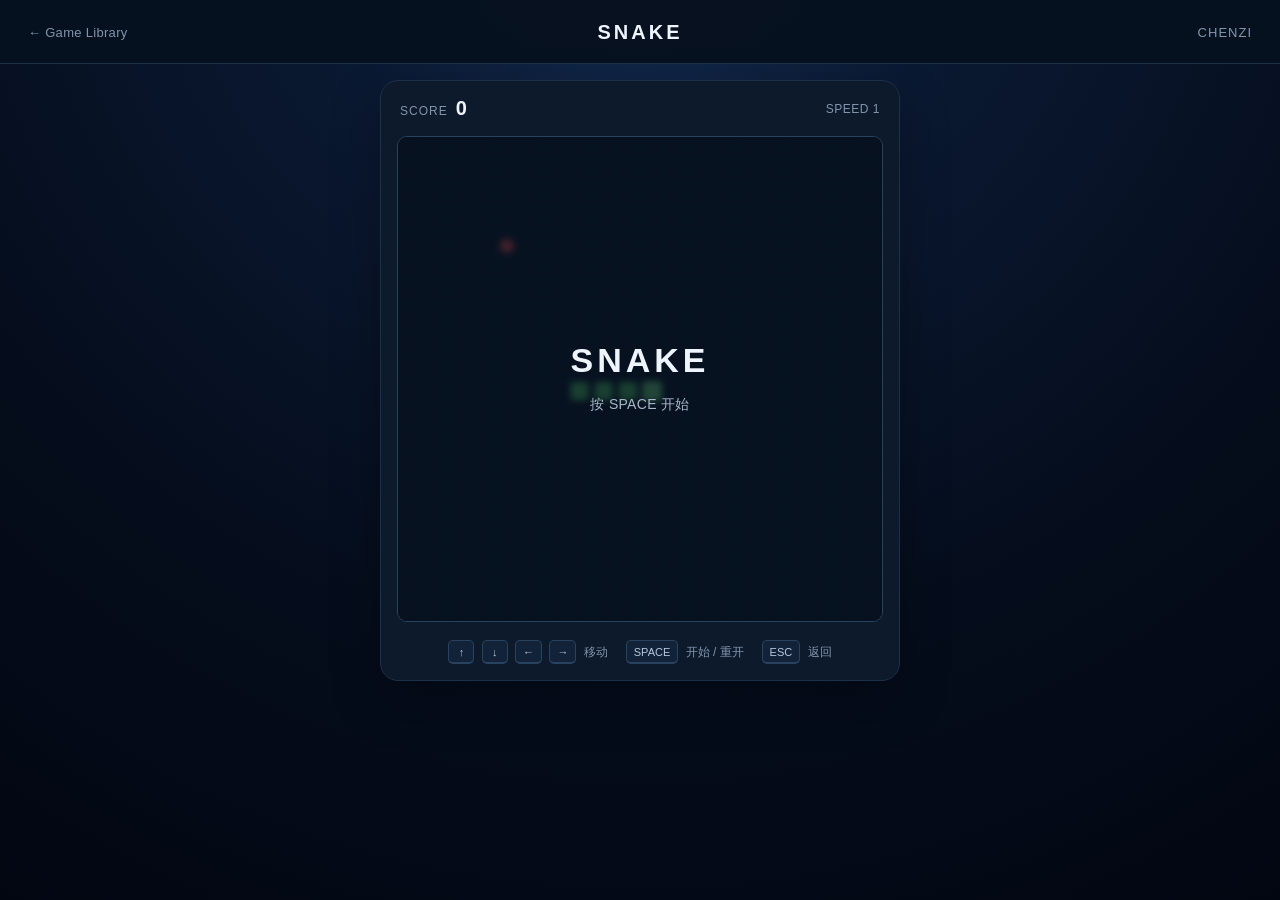
<file: games/snake/index.html>
<!DOCTYPE html>
<html lang="zh-CN">
<head>
<meta charset="UTF-8">
<meta name="viewport"
      content="width=device-width, initial-scale=1.0, user-scalable=no">

<title>SNAKE</title>

<style>

/* =========================================================
                         基础变量
   ========================================================= */

:root{

    --bg:#07111f;

    --panel:#0d1a2b;

    --panel2:#122238;

    --line:#1c3048;

    --line-light:#29435f;

    --text:#eef5ff;

    --muted:#8295ad;

    --muted-light:#a8b8ca;

    --green:#55d66f;

    --green-dark:#329b4d;

    --green-light:#79ed8b;

    --red:#f05252;

    --red-dark:#b93636;

    --board:#091827;

    --grid:#14283d;
}


/* =========================================================
                         页面
   ========================================================= */

*{
    box-sizing:border-box;
}


html,
body{

    margin:0;
    padding:0;

    width:100%;
    min-height:100%;

    background:var(--bg);

    color:var(--text);

    font-family:
        -apple-system,
        BlinkMacSystemFont,
        "Segoe UI",
        Arial,
        sans-serif;
}


body{

    min-height:100vh;

    background:
        radial-gradient(
            circle at 50% -15%,
            #18345f 0%,
            #0a1932 28%,
            #050d1c 65%,
            #020611 100%
        );

    display:flex;

    flex-direction:column;

    overflow-x:hidden;
}


/* =========================================================
                         顶部导航
   ========================================================= */

.header{

    position:relative;

    width:100%;
    height:64px;

    display:flex;

    align-items:center;

    justify-content:center;

    border-bottom:
        1px solid var(--line);

    background:
        rgba(7,17,31,0.97);
}


.header-back{

    position:absolute;

    left:28px;

    top:50%;

    transform:
        translateY(-50%);

    color:var(--muted);

    font-size:13px;

    font-weight:500;

    text-decoration:none;

    letter-spacing:0.3px;

    transition:
        color 0.2s ease,
        transform 0.2s ease;
}


.header-back:hover{

    color:var(--text);

    transform:
        translateY(-50%)
        translateX(2px);

}


.header-title{

    margin:0;

    color:var(--text);

    font-size:20px;

    font-weight:700;

    letter-spacing:3px;

    line-height:1;
}


.header-brand{

    position:absolute;

    right:28px;

    top:50%;

    transform:
        translateY(-50%);

    color:var(--muted);

    font-size:13px;

    font-weight:500;

    letter-spacing:1px;
}


/* =========================================================
                         主区域
   ========================================================= */

.main{

    flex:1;

    width:100%;

    display:flex;

    flex-direction:column;

    align-items:center;

    padding:
        16px
        16px
        20px;
}


/* =========================================================
                       游戏容器
   ========================================================= */

.game-card{

    width:min(520px,94vw);

    padding:16px;

    background:
        var(--panel);

    border:
        1px solid var(--line);

    border-radius:18px;

    box-shadow:
        0 20px 50px
        rgba(0,0,0,0.28);

}


/* =========================================================
                       游戏信息栏
   ========================================================= */

.game-info{

    display:flex;

    align-items:center;

    justify-content:space-between;

    margin-bottom:16px;

    padding:
        0
        3px;
}


.score-box{

    display:flex;

    align-items:baseline;

    gap:8px;
}


.score-label{

    color:var(--muted);

    font-size:12px;

    letter-spacing:1px;

    text-transform:uppercase;
}


.score{

    color:var(--text);

    font-size:20px;

    font-weight:700;

    font-variant-numeric:tabular-nums;
}


.speed{

    color:var(--muted);

    font-size:12px;

    letter-spacing:0.5px;
}


/* =========================================================
                         棋盘
   ========================================================= */

.board-wrap{

    position:relative;

    width:100%;

    aspect-ratio:1 / 1;

    background:var(--board);

    border:
        1px solid var(--line-light);

    border-radius:10px;

    overflow:hidden;
}


#gameCanvas{

    display:block;

    width:100%;

    height:100%;

    background:var(--board);

    touch-action:none;
}


/* =========================================================
                       开始 / 结束遮罩
   ========================================================= */

.overlay{

    position:absolute;

    inset:0;

    display:flex;

    flex-direction:column;

    align-items:center;

    justify-content:center;

    background:
        rgba(7,17,31,0.76);

    backdrop-filter:blur(3px);

    -webkit-backdrop-filter:blur(3px);

    transition:
        opacity 0.2s ease;
}


.overlay.hidden{

    opacity:0;

    pointer-events:none;
}


.overlay-title{

    margin:
        0 0 12px;

    font-size:34px;

    font-weight:800;

    letter-spacing:4px;

    color:var(--text);
}


.overlay-text{

    margin:0;

    color:var(--muted-light);

    font-size:14px;

    letter-spacing:0.3px;

    text-align:center;

    line-height:1.8;
}


/* =========================================================
                       底部操作提示
   ========================================================= */

.controls{

    margin-top:18px;

    display:flex;

    align-items:center;

    justify-content:center;

    gap:18px;

    color:var(--muted);

    font-size:12px;

    flex-wrap:wrap;
}


.key{

    display:inline-flex;

    align-items:center;

    justify-content:center;

    min-width:26px;

    height:24px;

    padding:
        0 7px;

    margin-right:4px;

    border:
        1px solid var(--line-light);

    border-bottom-width:2px;

    border-radius:5px;

    background:
        var(--panel2);

    color:#b8c8da;

    font-size:11px;

    font-family:inherit;
}


/* =========================================================
                  手机专用控制区域
                  
                  默认隐藏
                  因此电脑端完全不会出现
   ========================================================= */

.mobile-controls{

    display:none;

}


/* =========================================================
                         手机适配
   ========================================================= */

@media(max-width:600px){

    .header{

        height:64px;
    }


    .header-back{

        left:16px;

        font-size:11px;
    }


    .header-brand{

        right:16px;

        font-size:11px;
    }


    .header-title{

        font-size:17px;

        letter-spacing:2px;
    }


    .main{

        padding:
            22px
            10px
            30px;
    }


    .game-card{

        width:96vw;

        padding:14px;

        border-radius:14px;
    }


    .overlay-title{

        font-size:27px;

        letter-spacing:3px;
    }


    .controls{

        gap:9px;

        font-size:10px;
    }


    .key{

        height:22px;

        min-width:23px;

        padding:
            0 5px;
    }


    /* =====================================================
                       手机专用控制器
       ===================================================== */

    .mobile-controls{

        display:flex;

        flex-direction:column;

        align-items:center;

        margin-top:14px;

        width:100%;

        gap:7px;

        -webkit-user-select:none;

        user-select:none;

        touch-action:none;
    }


    .mobile-row{

        display:flex;

        justify-content:center;

        gap:7px;
    }


    .mobile-control-btn{

        width:54px;

        height:46px;

        display:flex;

        align-items:center;

        justify-content:center;

        border:
            1px solid var(--line-light);

        border-bottom-width:2px;

        border-radius:9px;

        background:
            var(--panel2);

        color:#dbe8f7;

        font-size:20px;

        font-weight:700;

        line-height:1;

        box-shadow:
            0 4px 10px
            rgba(0,0,0,.18);

        -webkit-user-select:none;

        user-select:none;

        -webkit-tap-highlight-color:transparent;

        touch-action:none;

        transition:
            background .08s,
            transform .08s,
            border-color .08s;
    }


    .mobile-control-btn:active{

        background:#1b3049;

        border-color:#3a5878;

        transform:translateY(1px);
    }


    .mobile-start{

        width:115px;

        height:40px;

        margin-top:3px;

        border:
            1px solid #315cff;

        border-radius:8px;

        background:#315cff;

        color:#fff;

        font-size:12px;

        font-weight:800;

        letter-spacing:.5px;

        box-shadow:
            0 5px 15px
            rgba(49,92,255,.18);

        touch-action:none;

        -webkit-tap-highlight-color:transparent;
    }


    .mobile-start:active{

        background:#4770ff;

        transform:translateY(1px);
    }


    /*
     * 手机端不再显示电脑键盘操作说明。
     */

    .controls{

        display:none;
    }

}


/* =========================================================
                  很小屏幕手机
   ========================================================= */

@media(max-width:380px){

    .mobile-control-btn{

        width:50px;

        height:43px;

        font-size:18px;
    }


    .mobile-controls{

        margin-top:11px;

        gap:5px;
    }


    .mobile-row{

        gap:5px;
    }


    .mobile-start{

        height:38px;

        width:108px;
    }

}

</style>
</head>


<body>


<!-- =========================================================
                         顶部导航
     ========================================================= -->

<header class="header">


    <a
        class="header-back"
        href="../../index.html"
    >
        ← Game Library
    </a>


    <h1 class="header-title">
        SNAKE
    </h1>


    <div class="header-brand">
        CHENZI
    </div>


</header>


<!-- =========================================================
                         游戏主体
     ========================================================= -->

<main class="main">


    <section class="game-card">


        <!-- =================================================
                         信息栏
             ================================================= -->

        <div class="game-info">


            <div class="score-box">

                <span class="score-label">
                    Score
                </span>

                <span
                    class="score"
                    id="score"
                >
                    0
                </span>

            </div>


            <div
                class="speed"
                id="speed"
            >
                SPEED 1
            </div>


        </div>


        <!-- =================================================
                         游戏棋盘
             ================================================= -->

        <div class="board-wrap">


            <canvas
                id="gameCanvas"
                width="600"
                height="600"
            ></canvas>


            <!-- =================================================
                             游戏提示
                 ================================================= -->

            <div
                class="overlay"
                id="overlay"
            >


                <h2
                    class="overlay-title"
                    id="overlayTitle"
                >
                    SNAKE
                </h2>


                <p
                    class="overlay-text"
                    id="overlayText"
                >
                    按 SPACE 开始
                </p>


            </div>


        </div>


        <!-- =================================================
                     手机专用控制区域
                     
                     电脑端不会显示
             ================================================= -->

        <div
            class="mobile-controls"
            id="mobileControls"
        >


            <div class="mobile-row">

                <button
                    class="mobile-control-btn"
                    data-direction="up"
                    aria-label="向上"
                >
                    ↑
                </button>

            </div>


            <div class="mobile-row">

                <button
                    class="mobile-control-btn"
                    data-direction="left"
                    aria-label="向左"
                >
                    ←
                </button>


                <button
                    class="mobile-control-btn"
                    data-direction="down"
                    aria-label="向下"
                >
                    ↓
                </button>


                <button
                    class="mobile-control-btn"
                    data-direction="right"
                    aria-label="向右"
                >
                    →
                </button>

            </div>


            <button
                class="mobile-start"
                id="mobileStartBtn"
            >
                START
            </button>


        </div>


        <!-- =================================================
                         操作说明
             ================================================= -->

        <div class="controls">


            <span>

                <span class="key">↑</span>

                <span class="key">↓</span>

                <span class="key">←</span>

                <span class="key">→</span>

                移动

            </span>


            <span>

                <span class="key">SPACE</span>

                开始 / 重开

            </span>


            <span>

                <span class="key">ESC</span>

                返回

            </span>


        </div>


    </section>


</main>


<!-- =========================================================
                         背景音乐
     ========================================================= -->

<audio
    id="bgm"
    src="snakegame_bgm.mp3"
    loop
    preload="auto"
></audio>


<script>

/* =========================================================
                         DOM
   ========================================================= */

const canvas =
    document.getElementById(
        "gameCanvas"
    );


const ctx =
    canvas.getContext(
        "2d"
    );


const scoreElement =
    document.getElementById(
        "score"
    );


const speedElement =
    document.getElementById(
        "speed"
    );


const overlay =
    document.getElementById(
        "overlay"
    );


const overlayTitle =
    document.getElementById(
        "overlayTitle"
    );


const overlayText =
    document.getElementById(
        "overlayText"
    );


const bgm =
    document.getElementById(
        "bgm"
    );


const mobileStartBtn =
    document.getElementById(
        "mobileStartBtn"
    );


const mobileControlButtons =
    document.querySelectorAll(
        ".mobile-control-btn"
    );


/* =========================================================
                     设备判断
                     
                     只用于新增手机功能。
                     
                     电脑端原逻辑不改变。
   ========================================================= */

function isMobileDevice(){

    return window.matchMedia(
        "(max-width:600px)"
    ).matches;

}


/* =========================================================
                         游戏参数
   ========================================================= */

const BOARD_SIZE = 20;

const INITIAL_LENGTH = 4;

const INITIAL_DELAY = 200;

const MIN_DELAY = 110;

const SPEED_UP = 2;


/* =========================================================
                         游戏状态
   ========================================================= */

let snake = [];

let food = null;


let direction = {

    x:1,

    y:0

};


let nextDirection = {

    x:1,

    y:0

};


let score = 0;

let moveDelay =
    INITIAL_DELAY;


let started = false;

let gameOver = false;


let lastMove = 0;


let directionChanged = false;


/* =========================================================
                         音频系统
   ========================================================= */

let audioContext = null;


function initAudio(){

    if(!audioContext){

        audioContext =
            new (
                window.AudioContext ||
                window.webkitAudioContext
            )();

    }


    if(
        audioContext.state ===
        "suspended"
    ){

        audioContext.resume();

    }

}


/* =========================================================
                     吃豆 BO 音效
   ========================================================= */

function playBo(){

    initAudio();


    const now =
        audioContext.currentTime;


    const oscillator =
        audioContext.createOscillator();


    const oscillator2 =
        audioContext.createOscillator();


    const gain =
        audioContext.createGain();


    const gain2 =
        audioContext.createGain();


    const compressor =
        audioContext.createDynamicsCompressor();


    compressor.threshold.value = -18;

    compressor.knee.value = 8;

    compressor.ratio.value = 8;

    compressor.attack.value = 0.003;

    compressor.release.value = 0.08;


    oscillator.type =
        "square";


    oscillator.frequency.setValueAtTime(
        240,
        now
    );


    oscillator.frequency.exponentialRampToValueAtTime(
        105,
        now + 0.13
    );


    gain.gain.setValueAtTime(
        0.0001,
        now
    );


    gain.gain.exponentialRampToValueAtTime(
        0.34,
        now + 0.006
    );


    gain.gain.exponentialRampToValueAtTime(
        0.0001,
        now + 0.14
    );


    oscillator2.type =
        "triangle";


    oscillator2.frequency.setValueAtTime(
        480,
        now
    );


    oscillator2.frequency.exponentialRampToValueAtTime(
        210,
        now + 0.11
    );


    gain2.gain.setValueAtTime(
        0.0001,
        now
    );


    gain2.gain.exponentialRampToValueAtTime(
        0.13,
        now + 0.005
    );


    gain2.gain.exponentialRampToValueAtTime(
        0.0001,
        now + 0.11
    );


    oscillator.connect(gain);

    oscillator2.connect(gain2);

    gain.connect(compressor);

    gain2.connect(compressor);

    compressor.connect(
        audioContext.destination
    );


    oscillator.start(now);

    oscillator2.start(now);


    oscillator.stop(
        now + 0.15
    );

    oscillator2.stop(
        now + 0.12
    );

}


/* =========================================================
                     背景音乐
   ========================================================= */

function startMusic(){

    bgm.volume = 0.22;


    const promise =
        bgm.play();


    if(
        promise !== undefined
    ){

        promise.catch(
            () => {}
        );

    }

}


function stopMusic(){

    bgm.pause();

    bgm.currentTime = 0;

}


/* =========================================================
                       单格大小
   ========================================================= */

function cellSize(){

    return (
        canvas.width /
        BOARD_SIZE
    );

}


/* =========================================================
                       绘制棋盘
   ========================================================= */

function drawBoard(){

    const size =
        cellSize();


    ctx.fillStyle =
        "#091827";


    ctx.fillRect(
        0,
        0,
        canvas.width,
        canvas.height
    );


    ctx.strokeStyle =
        "#14283d";


    ctx.lineWidth = 1;


    for(
        let x = 1;
        x < BOARD_SIZE;
        x++
    ){

        ctx.beginPath();


        ctx.moveTo(
            x * size,
            0
        );


        ctx.lineTo(
            x * size,
            canvas.height
        );


        ctx.stroke();

    }


    for(
        let y = 1;
        y < BOARD_SIZE;
        y++
    ){

        ctx.beginPath();


        ctx.moveTo(
            0,
            y * size
        );


        ctx.lineTo(
            canvas.width,
            y * size
        );


        ctx.stroke();

    }

}


/* =========================================================
                       绘制蛇
   ========================================================= */

function drawSnake(){

    const size =
        cellSize();


    for(
        let i =
            snake.length - 1;

        i >= 0;

        i--
    ){

        const segment =
            snake[i];


        const padding =
            i === 0
                ? size * 0.10
                : size * 0.14;


        const x =
            segment.x * size +
            padding;


        const y =
            segment.y * size +
            padding;


        const width =
            size -
            padding * 2;


        const radius =
            Math.min(
                5,
                width * 0.18
            );


        if(i === 0){

            ctx.fillStyle =
                "#79ed8b";


            ctx.strokeStyle =
                "#3caf58";

        }

        else{

            ctx.fillStyle =
                "#55d66f";


            ctx.strokeStyle =
                "#329b4d";

        }


        roundRect(
            ctx,
            x,
            y,
            width,
            width,
            radius
        );


        ctx.fill();

        ctx.stroke();

    }

}


/* =========================================================
                       圆角矩形
   ========================================================= */

function roundRect(
    context,
    x,
    y,
    width,
    height,
    radius
){

    context.beginPath();


    context.moveTo(
        x + radius,
        y
    );


    context.lineTo(
        x + width - radius,
        y
    );


    context.quadraticCurveTo(
        x + width,
        y,
        x + width,
        y + radius
    );


    context.lineTo(
        x + width,
        y + height - radius
    );


    context.quadraticCurveTo(
        x + width,
        y + height,
        x + width - radius,
        y + height
    );


    context.lineTo(
        x + radius,
        y + height
    );


    context.quadraticCurveTo(
        x,
        y + height,
        x,
        y + height - radius
    );


    context.lineTo(
        x,
        y + radius
    );


    context.quadraticCurveTo(
        x,
        y,
        x + radius,
        y
    );


    context.closePath();

}


/* =========================================================
                       绘制食物
   ========================================================= */

function drawFood(){

    const size =
        cellSize();


    const centerX =
        food.x * size +
        size / 2;


    const centerY =
        food.y * size +
        size / 2;


    const radius =
        size * 0.28;


    ctx.beginPath();


    ctx.arc(
        centerX,
        centerY,
        radius + 3,
        0,
        Math.PI * 2
    );


    ctx.fillStyle =
        "rgba(240,82,82,0.12)";


    ctx.fill();


    ctx.beginPath();


    ctx.arc(
        centerX,
        centerY,
        radius,
        0,
        Math.PI * 2
    );


    ctx.fillStyle =
        "#f05252";


    ctx.fill();


    ctx.strokeStyle =
        "#b93636";


    ctx.lineWidth =
        1.5;


    ctx.stroke();


    ctx.beginPath();


    ctx.arc(
        centerX - radius * 0.32,
        centerY - radius * 0.32,
        radius * 0.22,
        0,
        Math.PI * 2
    );


    ctx.fillStyle =
        "rgba(255,255,255,0.45)";


    ctx.fill();

}


/* =========================================================
                       绘制全部
   ========================================================= */

function draw(){

    drawBoard();

    drawFood();

    drawSnake();

}


/* =========================================================
                     生成食物
   ========================================================= */

function createFood(){

    while(true){

        const position = {

            x:
                Math.floor(
                    Math.random() *
                    (BOARD_SIZE - 4)
                ) + 2,


            y:
                Math.floor(
                    Math.random() *
                    (BOARD_SIZE - 4)
                ) + 2

        };


        const occupied =
            snake.some(
                segment =>

                    segment.x ===
                    position.x &&

                    segment.y ===
                    position.y
            );


        if(!occupied){

            return position;

        }

    }

}


/* =========================================================
                       初始化
   ========================================================= */

function initializeGame(){

    snake = [];


    for(
        let i = 0;
        i < INITIAL_LENGTH;
        i++
    ){

        snake.push({

            x:10 - i,

            y:10

        });

    }


    direction = {

        x:1,

        y:0

    };


    nextDirection = {

        x:1,

        y:0

    };


    score = 0;


    moveDelay =
        INITIAL_DELAY;


    started = false;


    gameOver = false;


    lastMove = 0;


    directionChanged =
        false;


    scoreElement.textContent =
        "0";


    updateSpeedText();


    food =
        createFood();


    overlayTitle.textContent =
        "SNAKE";


    overlayText.innerHTML =
        isMobileDevice()
            ? "点击 START 开始<br>或直接点击游戏区域"
            : "按 SPACE 开始";


    overlay.classList.remove(
        "hidden"
    );


    /*
     * 手机按钮状态
     */

    if(isMobileDevice()){

        mobileStartBtn.textContent =
            "START";

    }


    draw();

}


/* =========================================================
                     更新速度显示
   ========================================================= */

function updateSpeedText(){

    const speedLevel =
        Math.floor(
            (
                INITIAL_DELAY -
                moveDelay
            ) / 10
        ) + 1;


    speedElement.textContent =
        `SPEED ${speedLevel}`;

}


/* =========================================================
                       开始游戏
   ========================================================= */

function startGame(){

    initAudio();


    started = true;

    gameOver = false;


    startMusic();


    overlay.classList.add(
        "hidden"
    );


    if(isMobileDevice()){

        mobileStartBtn.textContent =
            "RESTART";

    }


    lastMove =
        performance.now();

}


/* =========================================================
                       游戏结束
   ========================================================= */

function endGame(){

    gameOver = true;


    stopMusic();


    overlayTitle.textContent =
        "GAME OVER";


    overlayText.innerHTML =
        isMobileDevice()
            ? `Score: ${score}<br>点击 START 重新开始`
            : `Score: ${score}<br>
               SPACE 重新开始`;


    overlay.classList.remove(
        "hidden"
    );


    if(isMobileDevice()){

        mobileStartBtn.textContent =
            "RESTART";

    }


    draw();

}


/* =========================================================
                       重新开始
   ========================================================= */

function restartGame(){

    initializeGame();


    started = true;

    gameOver = false;


    startMusic();


    overlay.classList.add(
        "hidden"
    );


    if(isMobileDevice()){

        mobileStartBtn.textContent =
            "RESTART";

    }


    lastMove =
        performance.now();

}


/* =========================================================
                       吃豆
   ========================================================= */

function eatFood(){

    score++;


    scoreElement.textContent =
        score;


    moveDelay =
        Math.max(
            MIN_DELAY,
            INITIAL_DELAY -
            score * SPEED_UP
        );


    updateSpeedText();


    playBo();


    food =
        createFood();

}


/* =========================================================
                       更新蛇
   ========================================================= */

function update(){

    direction = {

        x:
            nextDirection.x,

        y:
            nextDirection.y

    };


    const newHead = {

        x:
            snake[0].x +
            direction.x,

        y:
            snake[0].y +
            direction.y

    };


    /* =====================================================
                         撞墙
       ===================================================== */

    if(

        newHead.x < 0 ||

        newHead.x >= BOARD_SIZE ||

        newHead.y < 0 ||

        newHead.y >= BOARD_SIZE

    ){

        endGame();

        return;

    }


    const willEat =

        newHead.x === food.x &&

        newHead.y === food.y;


    /* =====================================================
                         撞自己
       ===================================================== */

    const bodyToCheck =

        willEat

            ? snake

            : snake.slice(
                0,
                snake.length - 1
            );


    const hitSelf =

        bodyToCheck.some(
            segment =>

                segment.x ===
                newHead.x &&

                segment.y ===
                newHead.y
        );


    if(hitSelf){

        endGame();

        return;

    }


    /* =====================================================
                         蛇向前
       ===================================================== */

    snake.unshift(
        newHead
    );


    if(willEat){

        eatFood();

    }

    else{

        snake.pop();

    }


    directionChanged =
        false;


    draw();

}


/* =========================================================
                       主循环
   ========================================================= */

function gameLoop(
    timestamp
){

    if(

        started &&

        !gameOver

    ){

        if(

            timestamp -
            lastMove >=
            moveDelay

        ){

            lastMove =
                timestamp;


            update();

        }

    }


    requestAnimationFrame(
        gameLoop
    );

}


/* =========================================================
                       键盘
                       
                       电脑端原逻辑保留
   ========================================================= */

document.addEventListener(
    "keydown",
    function(event){

        const key =
            event.key.toLowerCase();


        if(

            key === " " ||

            key === "spacebar"

        ){

            event.preventDefault();


            initAudio();


            if(!started){

                startGame();

                return;

            }


            if(gameOver){

                restartGame();

                return;

            }


            return;

        }


        if(key === "escape"){

            event.preventDefault();


            window.history.back();


            return;

        }


        if(

            !started ||

            gameOver

        ){

            return;

        }


        if(directionChanged){

            return;

        }


        if(

            key === "arrowup" ||

            key === "w"

        ){

            if(direction.y !== 1){

                nextDirection = {

                    x:0,

                    y:-1

                };


                directionChanged =
                    true;

            }

        }


        else if(

            key === "arrowdown" ||

            key === "s"

        ){

            if(direction.y !== -1){

                nextDirection = {

                    x:0,

                    y:1

                };


                directionChanged =
                    true;

            }

        }


        else if(

            key === "arrowleft" ||

            key === "a"

        ){

            if(direction.x !== 1){

                nextDirection = {

                    x:-1,

                    y:0

                };


                directionChanged =
                    true;

            }

        }


        else if(

            key === "arrowright" ||

            key === "d"

        ){

            if(direction.x !== -1){

                nextDirection = {

                    x:1,

                    y:0

                };


                directionChanged =
                    true;

            }

        }

    }
);


/* =========================================================
                手机方向控制
                 
                只在手机端启用
   ========================================================= */

function setMobileDirection(
    dir
){

    /*
     * 防止电脑端受到任何影响。
     */

    if(!isMobileDevice()){

        return;

    }


    /*
     * 手机还没有开始：
     * 点击方向键也直接开始游戏。
     *
     * 这样用户不一定非要先找 START。
     */

    if(!started){

        startGame();

    }


    /*
     * 游戏结束：
     * 第一次点击方向键直接重新开始。
     */

    if(gameOver){

        restartGame();

    }


    /*
     * 当前周期已经改变过方向，
     * 与电脑键盘保持完全相同的规则。
     */

    if(directionChanged){

        return;

    }


    if(dir === "up"){

        if(direction.y !== 1){

            nextDirection = {

                x:0,

                y:-1

            };


            directionChanged =
                true;

        }

    }


    else if(dir === "down"){

        if(direction.y !== -1){

            nextDirection = {

                x:0,

                y:1

            };


            directionChanged =
                true;

        }

    }


    else if(dir === "left"){

        if(direction.x !== 1){

            nextDirection = {

                x:-1,

                y:0

            };


            directionChanged =
                true;

        }

    }


    else if(dir === "right"){

        if(direction.x !== -1){

            nextDirection = {

                x:1,

                y:0

            };


            directionChanged =
                true;

        }

    }

}


/* =========================================================
                  手机按钮事件
   ========================================================= */

mobileControlButtons.forEach(
    button=>{

        /*
         * pointerdown 比 click 更适合手机。
         */

        button.addEventListener(
            "pointerdown",
            function(event){

                if(
                    !isMobileDevice()
                ){

                    return;

                }


                event.preventDefault();

                event.stopPropagation();


                const directionName =
                    button.dataset.direction;


                setMobileDirection(
                    directionName
                );


                /*
                 * 轻微震动反馈。
                 */

                if(
                    navigator.vibrate
                ){

                    navigator.vibrate(12);

                }

            },
            {
                passive:false
            }
        );

    }
);


/* =========================================================
                    手机 START / RESTART
   ========================================================= */

mobileStartBtn.addEventListener(
    "pointerdown",
    function(event){

        if(
            !isMobileDevice()
        ){

            return;

        }


        event.preventDefault();

        event.stopPropagation();


        initAudio();


        if(
            !started
        ){

            startGame();

        }

        else if(
            gameOver
        ){

            restartGame();

        }

        else{

            restartGame();

        }


        if(
            navigator.vibrate
        ){

            navigator.vibrate(18);

        }

    },
    {
        passive:false
    }
);


/* =========================================================
              手机直接点击游戏区域开始
   ========================================================= */

overlay.addEventListener(
    "pointerdown",
    function(event){

        if(
            !isMobileDevice()
        ){

            return;

        }


        /*
         * 只处理触摸。
         */

        if(
            event.pointerType !== "touch"
        ){

            return;

        }


        event.preventDefault();


        /*
         * 游戏结束 → 重新开始
         */

        if(gameOver){

            restartGame();

            return;

        }


        /*
         * 尚未开始 → 开始
         */

        if(!started){

            startGame();

        }

    },
    {
        passive:false
    }
);


/* =========================================================
                 手机滑动控制
                 
                 在棋盘上滑动即可改变方向
   ========================================================= */

let touchStartX = 0;

let touchStartY = 0;

let touchTracking = false;


canvas.addEventListener(
    "pointerdown",
    function(event){

        if(
            !isMobileDevice()
        ){

            return;

        }


        if(
            event.pointerType !== "touch"
        ){

            return;

        }


        event.preventDefault();


        touchStartX =
            event.clientX;

        touchStartY =
            event.clientY;

        touchTracking =
            true;

    },
    {
        passive:false
    }
);


canvas.addEventListener(
    "pointerup",
    function(event){

        if(
            !isMobileDevice()
        ){

            return;

        }


        if(
            event.pointerType !== "touch"
        ){

            return;

        }


        event.preventDefault();


        if(!touchTracking){

            return;

        }


        touchTracking =
            false;


        const dx =
            event.clientX -
            touchStartX;


        const dy =
            event.clientY -
            touchStartY;


        const distance =
            Math.sqrt(
                dx * dx +
                dy * dy
            );


        /*
         * 手指移动距离太小，
         * 不认为是滑动。
         */

        if(distance < 20){

            return;

        }


        /*
         * 横向滑动
         */

        if(
            Math.abs(dx) >
            Math.abs(dy)
        ){

            if(dx > 0){

                setMobileDirection(
                    "right"
                );

            }

            else{

                setMobileDirection(
                    "left"
                );

            }

        }

        /*
         * 纵向滑动
         */

        else{

            if(dy > 0){

                setMobileDirection(
                    "down"
                );

            }

            else{

                setMobileDirection(
                    "up"
                );

            }

        }

    },
    {
        passive:false
    }
);


canvas.addEventListener(
    "pointercancel",
    function(event){

        if(
            event.pointerType ===
            "touch"
        ){

            touchTracking =
                false;

        }

    }
);


/* =========================================================
                    页面切换
   ========================================================= */

document.addEventListener(
    "visibilitychange",
    function(){

        if(

            document.hidden &&

            started &&

            !gameOver

        ){

            bgm.pause();

        }


        else if(

            !document.hidden &&

            started &&

            !gameOver

        ){

            startMusic();


            lastMove =
                performance.now();

        }

    }
);


/* =========================================================
                       启动
   ========================================================= */

initializeGame();


requestAnimationFrame(
    gameLoop
);

</script>

</body>
</html>
</file>
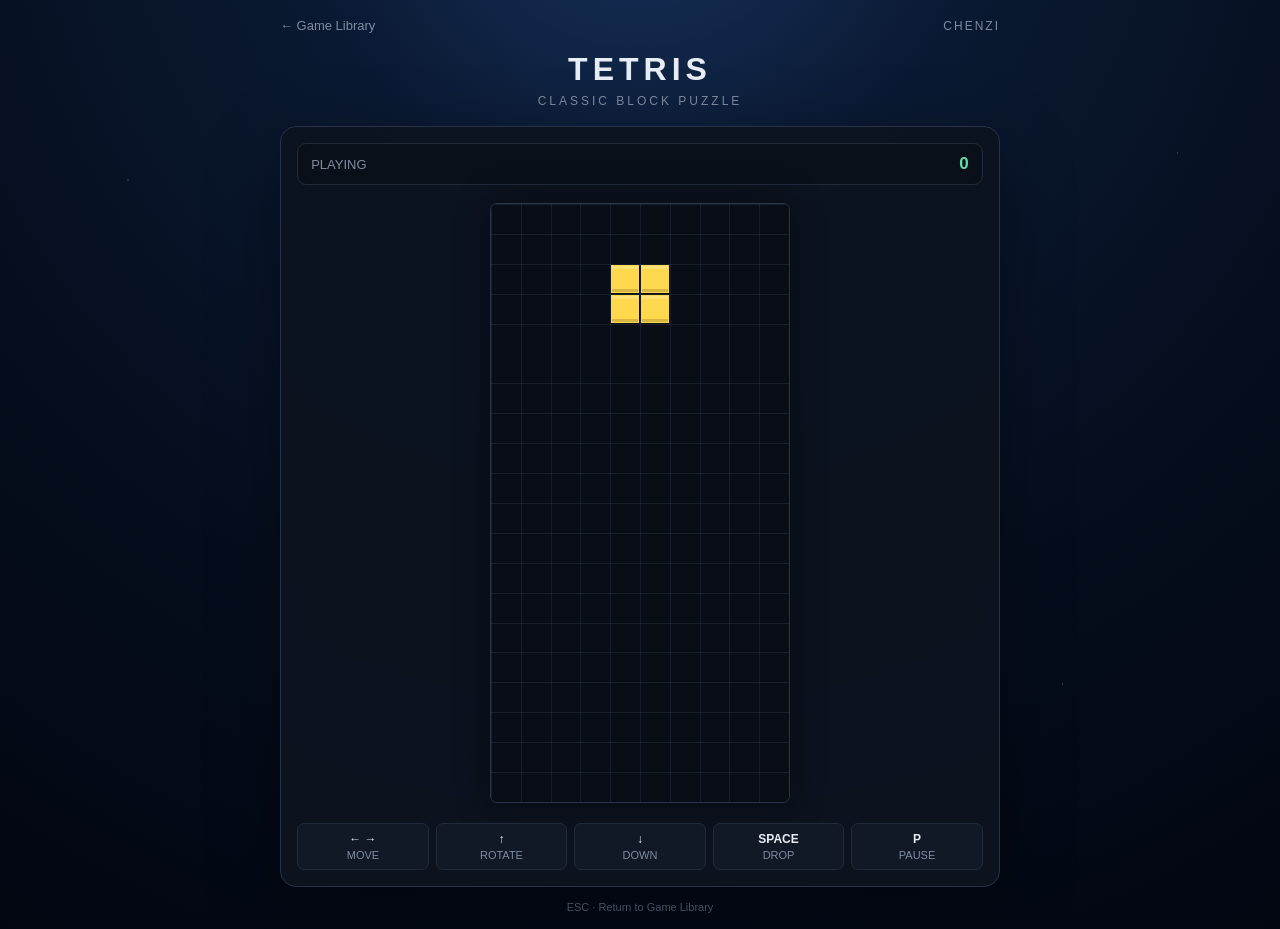
<file: games/tetris/index.html>
<!DOCTYPE html>
<html lang="en">

<head>

<meta charset="UTF-8">
<meta name="viewport"
      content="width=device-width, initial-scale=1.0,
               maximum-scale=1.0, user-scalable=no">

<title>Tetris · Chenzi Game Library</title>

<style>

/* =========================================================
                         基础
========================================================= */

:root{
    --bg:#070b14;
    --panel:#0e1420;
    --panel2:#151c2a;
    --line:#263247;
    --text:#e8edf5;
    --muted:#7f8ba0;
    --accent:#66d9a8;
}

*{
    box-sizing:border-box;
}

html,
body{
    margin:0;
    width:100%;
    min-height:100%;
}

body{

    min-height:100vh;

    background:
    radial-gradient(
        circle at 50% -15%,
        #18345f 0%,
        #0a1932 28%,
        #050d1c 65%,
        #020611 100%
    );

    color:var(--text);

    font-family:
        Inter,
        "Segoe UI",
        "Microsoft YaHei",
        sans-serif;

    display:flex;
    justify-content:center;

    overflow-x:hidden;
}


/* =========================================================
                         星空
========================================================= */

body::before{

    content:"";

    position:fixed;

    inset:0;

    pointer-events:none;

    background-image:

        radial-gradient(
            1px 1px at 10% 20%,
            rgba(255,255,255,.65),
            transparent
        ),

        radial-gradient(
            1px 1px at 27% 72%,
            rgba(255,255,255,.45),
            transparent
        ),

        radial-gradient(
            1px 1px at 46% 18%,
            rgba(255,255,255,.55),
            transparent
        ),

        radial-gradient(
            1px 1px at 68% 34%,
            rgba(255,255,255,.45),
            transparent
        ),

        radial-gradient(
            1px 1px at 83% 76%,
            rgba(255,255,255,.55),
            transparent
        ),

        radial-gradient(
            1px 1px at 92% 17%,
            rgba(255,255,255,.4),
            transparent
        );

    opacity:.7;
}


/* =========================================================
                         主容器
========================================================= */

.app{

    width:min(720px,94vw);

    padding:
        clamp(10px,2.5vh,18px)
        0
        12px;

    position:relative;

    z-index:1;
}


/* =========================================================
                         顶部
========================================================= */

.topbar{

    display:flex;

    justify-content:space-between;

    align-items:center;

    margin-bottom:18px;
}

.back{

    color:var(--muted);

    text-decoration:none;

    font-size:13px;

    transition:.15s;
}

.back:hover{

    color:var(--text);

    transform:translateX(-2px);
}

.brand{

    color:var(--muted);

    font-size:12px;

    letter-spacing:2px;
}


/* =========================================================
                         标题
========================================================= */

.header{

    text-align:center;

    margin-bottom:18px;
}

h1{

    margin:0;

    font-size:32px;

    letter-spacing:5px;

    font-weight:700;
}

.subtitle{

    margin-top:6px;

    color:var(--muted);

    font-size:12px;

    letter-spacing:3px;
}


/* =========================================================
                         游戏区域
========================================================= */

.game-panel{

    background:
        rgba(14,20,32,.92);

    border:
        1px solid var(--line);

    border-radius:16px;

    padding:
        clamp(10px,1.8vh,18px);

    box-shadow:
        0 20px 70px rgba(0,0,0,.35);

    backdrop-filter:
        blur(8px);
}


/* =========================================================
                         状态栏
========================================================= */

.status{

    display:flex;

    justify-content:space-between;

    align-items:center;

    margin-bottom:14px;

    padding:
        10px
        13px;

    background:#0a101a;

    border:
        1px solid #202b3e;

    border-radius:9px;

    font-size:13px;
}

.status-label{

    color:var(--muted);
}

.score{

    color:var(--accent);

    font-size:17px;

    font-weight:700;
}


/* =========================================================
                         棋盘
========================================================= */

.board-wrap{

    display:flex;

    justify-content:center;

    width:100%;

    padding:4px;
}

#gameCanvas{

    width:min(
        300px,
        38vh,
        80vw
    );

    height:auto;

    aspect-ratio:1 / 2;

    display:block;

    background:#080d16;

    border:
        1px solid #27344a;

    border-radius:7px;

    box-shadow:
        0 0 35px rgba(0,0,0,.45);

    image-rendering:pixelated;

    touch-action:none;
}


/* =========================================================
                         操作提示
========================================================= */

.controls{

    margin-top:16px;

    display:grid;

    grid-template-columns:
        repeat(5,1fr);

    gap:7px;
}

.control{

    text-align:center;

    padding:8px 4px;

    background:#111927;

    border:
        1px solid #202b3e;

    border-radius:7px;

    color:var(--muted);

    font-size:11px;
}

.control b{

    display:block;

    color:var(--text);

    margin-bottom:3px;

    font-size:12px;
}


/* =========================================================
                  手机触摸控制区
========================================================= */

.mobile-controls{

    display:none;

    margin-top:12px;

    width:100%;

    user-select:none;

    -webkit-user-select:none;

    -webkit-touch-callout:none;

    touch-action:none;
}


/*
 * 第一排：
 *
 *       旋转
 * 左          右
 */

.mobile-row-main{

    display:grid;

    grid-template-columns:
        1fr
        1fr
        1fr;

    gap:8px;

    width:100%;

    margin-bottom:8px;
}


/*
 * 第二排：
 *
 *     DROP   DOWN   PAUSE
 *
 * 注意：
 * ↓ 和 DROP 已交换位置
 */

.mobile-row-action{

    display:grid;

    grid-template-columns:
        1fr
        1fr
        1fr;

    gap:8px;

    width:100%;
}


/* =========================================================
                       手机按钮
========================================================= */

.mobile-btn{

    min-height:48px;

    border:
        1px solid #26344a;

    border-radius:10px;

    background:
        linear-gradient(
            180deg,
            #182235,
            #101927
        );

    color:#dce4ef;

    display:flex;

    justify-content:center;

    align-items:center;

    font-family:
        Inter,
        "Segoe UI",
        "Microsoft YaHei",
        sans-serif;

    font-size:22px;

    font-weight:600;

    line-height:1;

    user-select:none;

    -webkit-user-select:none;

    -webkit-touch-callout:none;

    touch-action:none;

    -webkit-tap-highlight-color:transparent;

    cursor:pointer;

    box-shadow:
        inset 0 1px 0 rgba(255,255,255,.04),
        0 3px 8px rgba(0,0,0,.2);

    transition:
        transform .06s,
        background .06s,
        border-color .06s;
}


.mobile-btn.small{

    font-size:16px;

    letter-spacing:.5px;
}


.mobile-btn:active{

    transform:
        translateY(2px);

    background:
        #20304a;

    border-color:
        #38506e;

    box-shadow:
        inset 0 2px 5px rgba(0,0,0,.25);
}


/*
 * 中间旋转按钮
 */

.mobile-btn.rotate{

    color:#bfe8ff;

    border-color:#31516d;

    background:
        linear-gradient(
            180deg,
            #1a2c42,
            #122033
        );
}


/*
 * 硬降
 */

.mobile-btn.drop{

    color:#b9f3db;

    border-color:#315a4b;

    background:
        linear-gradient(
            180deg,
            #17352d,
            #112a23
        );
}


/*
 * 暂停
 */

.mobile-btn.pause-btn{

    color:#b8d2ff;

    border-color:#314b70;

    background:
        linear-gradient(
            180deg,
            #172942,
            #111f34
        );
}


/* =========================================================
                         底部
========================================================= */

.footer{

    text-align:center;

    margin-top:12px;

    color:#566276;

    font-size:11px;

    line-height:1.6;
}


/* =========================================================
                         游戏结束遮罩
========================================================= */

.overlay{

    position:fixed;

    inset:0;

    display:flex;

    justify-content:center;

    align-items:center;

    background:
        rgba(3,6,12,.72);

    backdrop-filter:
        blur(5px);

    opacity:0;

    pointer-events:none;

    transition:.2s;

    z-index:10;
}

.overlay.show{

    opacity:1;

    pointer-events:auto;
}

.gameover-box{

    width:min(340px,86vw);

    padding:28px;

    text-align:center;

    background:#101827;

    border:
        1px solid #2b3850;

    border-radius:15px;

    box-shadow:
        0 25px 80px rgba(0,0,0,.5);
}

.gameover-title{

    font-size:26px;

    font-weight:700;

    letter-spacing:2px;

    margin-bottom:8px;
}

.gameover-score{

    color:var(--muted);

    margin-bottom:22px;
}

.restart{

    border:1px solid #315a4b;

    background:#17352d;

    color:#b9f3db;

    padding:
        10px
        24px;

    border-radius:8px;

    cursor:pointer;

    font:inherit;
}

.restart:hover{

    background:#1c4539;
}


/* =========================================================
                         暂停
========================================================= */

.pause{

    color:#8bb8ff;
}


/* =========================================================
                         手机
========================================================= */

@media(max-width:520px){

    /*
     * 移动端核心适配：
     *
     * 使用动态视口高度计算整个游戏区域，
     * 避免 600px 棋盘 + 控制按钮把页面撑出屏幕。
     *
     * 100dvh 会根据手机浏览器实际可见区域变化，
     * 比单纯使用 100vh 更适合手机。
     */

    .app{

        width:94vw;

        /*
         * 手机上进一步缩小上下边距
         */

        padding:
            7px
            0
            7px;

        /*
         * 整体不允许因为内容尺寸产生
         * 不必要的横向空间
         */

        max-width:420px;
    }


    .topbar{

        margin-bottom:7px;
    }


    .back{

        font-size:12px;
    }


    .brand{

        font-size:10px;

        letter-spacing:1.5px;
    }


    .header{

        margin-bottom:7px;
    }


    h1{

        font-size:25px;

        letter-spacing:4px;
    }


    .subtitle{

        margin-top:3px;

        font-size:9px;

        letter-spacing:2px;
    }


    .game-panel{

        padding:7px;

        border-radius:11px;
    }


    .status{

        margin-bottom:6px;

        padding:
            6px
            9px;

        font-size:11px;
    }


    .score{

        font-size:15px;
    }


    .board-wrap{

        padding:1px;
    }


    /*
     * =====================================================
     * 移动端棋盘尺寸核心修改
     * =====================================================
     *
     * 棋盘原本：
     *
     *     width:min(300px,78vw)
     *
     * 这会导致某些手机上棋盘直接按照宽度放大，
     * 高度达到 500~600px，
     * 再加上标题、状态栏和控制按钮，
     * 整体就会超出屏幕。
     *
     * 现在同时受到：
     *
     * 1. 手机宽度
     * 2. 手机可见高度
     *
     * 两方面限制。
     *
     * calc(100dvh - 250px)
     *
     * 会把标题、状态栏、按钮等所需要的空间
     * 从手机可见高度中扣除。
     *
     * 棋盘始终保持 1:2。
     */

    #gameCanvas{

        width:min(
            78vw,
            calc(50dvh - 125px)
        );

        height:auto;

        aspect-ratio:1 / 2;
    }


    /*
     * 电脑操作提示隐藏
     */

    .controls{

        display:none;
    }


    /*
     * 手机控制器显示
     */

    .mobile-controls{

        display:block;

        margin-top:7px;
    }


    /*
     * 两排按钮之间的距离进一步压缩
     */

    .mobile-row-main{

        gap:6px;

        margin-bottom:6px;
    }


    .mobile-row-action{

        gap:6px;
    }


    /*
     * 按钮高度也根据手机高度动态缩小。
     *
     * 正常手机仍然保持 46px 左右；
     * 屏幕较矮时自动压缩。
     */

    .mobile-btn{

        min-height:
            clamp(
                38px,
                8vh,
                50px
            );

        border-radius:8px;

        font-size:20px;
    }


    .mobile-btn.small{

        font-size:14px;
    }


    /*
     * DROP 是文字按钮，稍微小一点
     */

    .mobile-btn.drop{

        font-size:14px;

        letter-spacing:.3px;
    }


    .mobile-btn.pause-btn{

        font-size:14px;

        letter-spacing:.3px;
    }


    /*
     * 手机底部提示进一步压缩
     */

    .footer{

        margin-top:5px;

        font-size:9px;

        line-height:1.3;
    }

}


/* =========================================================
              极矮手机 / 横向空间较小的情况
========================================================= */

@media(
    max-width:520px
) and (max-height:700px){

    .app{

        padding-top:4px;

        padding-bottom:4px;
    }


    .topbar{

        margin-bottom:4px;
    }


    .header{

        margin-bottom:4px;
    }


    h1{

        font-size:22px;
    }


    .subtitle{

        display:none;
    }


    .game-panel{

        padding:6px;
    }


    .status{

        margin-bottom:5px;

        padding:
            5px
            8px;
    }


    #gameCanvas{

        width:min(
            72vw,
            calc(50dvh - 105px)
        );
    }


    .mobile-controls{

        margin-top:5px;
    }


    .mobile-row-main{

        gap:5px;

        margin-bottom:5px;
    }


    .mobile-row-action{

        gap:5px;
    }


    .mobile-btn{

        min-height:
            clamp(
                36px,
                7vh,
                44px
            );

        border-radius:7px;

        font-size:18px;
    }


    .mobile-btn.drop,
    .mobile-btn.pause-btn{

        font-size:12px;
    }


    .footer{

        display:none;
    }

}


/* =========================================================
                  桌面端矮窗口适配
========================================================= */

/*
 * 电脑端这一部分完全保留。
 */

@media(
    min-width:521px
) and (max-height:800px){

    .app{

        padding-top:8px;

        padding-bottom:8px;
    }


    .topbar{

        margin-bottom:10px;
    }


    .header{

        margin-bottom:10px;
    }


    h1{

        font-size:28px;
    }


    .subtitle{

        margin-top:4px;

        font-size:10px;
    }


    .game-panel{

        padding:10px;
    }


    .status{

        margin-bottom:8px;

        padding:
            7px
            10px;
    }


    #gameCanvas{

        width:min(
            260px,
            34vh
        );
    }


    .controls{

        margin-top:8px;
    }


    .control{

        padding:6px 3px;

        font-size:10px;
    }


    .control b{

        font-size:11px;

        margin-bottom:2px;
    }


    .footer{

        margin-top:8px;
    }

}

</style>

</head>


<body>


<div class="app">


<!-- =====================================================
                         顶部
===================================================== -->

<div class="topbar">

    <a
        href="../../index.html"
        class="back">

        ← Game Library

    </a>

    <div class="brand">
        CHENZI
    </div>

</div>


<!-- =====================================================
                         标题
===================================================== -->

<header class="header">

    <h1>TETRIS</h1>

    <div class="subtitle">
        CLASSIC BLOCK PUZZLE
    </div>

</header>


<!-- =====================================================
                         游戏
===================================================== -->

<div class="game-panel">


    <!-- 状态 -->

    <div class="status">

        <span
            class="status-label"
            id="statusText">

            PLAYING

        </span>

        <span
            class="score"
            id="score">

            0

        </span>

    </div>


    <!-- 棋盘 -->

    <div class="board-wrap">

        <canvas
            id="gameCanvas"
            width="300"
            height="600">
        </canvas>

    </div>


    <!-- =================================================
                    电脑端操作提示
         电脑端完全不改变
    ================================================== -->

    <div class="controls">

        <div class="control">
            <b>← →</b>
            MOVE
        </div>

        <div class="control">
            <b>↑</b>
            ROTATE
        </div>

        <div class="control">
            <b>↓</b>
            DOWN
        </div>

        <div class="control">
            <b>SPACE</b>
            DROP
        </div>

        <div class="control">
            <b>P</b>
            PAUSE
        </div>

    </div>


    <!-- =================================================
                    手机端触摸控制
    ================================================== -->

    <div
        class="mobile-controls"
        id="mobileControls">


        <!-- 第一排：左右 + 旋转 -->

        <div class="mobile-row-main">


            <button
                type="button"
                class="mobile-btn"
                id="mobileLeft"
                aria-label="Move Left">

                ←

            </button>


            <button
                type="button"
                class="mobile-btn rotate"
                id="mobileRotate"
                aria-label="Rotate">

                ↻

            </button>


            <button
                type="button"
                class="mobile-btn"
                id="mobileRight"
                aria-label="Move Right">

                →

            </button>


        </div>


        <!-- =================================================
                第二排：DROP + DOWN + PAUSE

                已按照要求交换：
                原来 ↓ / DROP
                现在 DROP / ↓
        ================================================== -->

        <div class="mobile-row-action">


            <button
                type="button"
                class="mobile-btn drop"
                id="mobileDrop"
                aria-label="Hard Drop">

                ↓

            </button>


            <button
                type="button"
                class="mobile-btn"
                id="mobileDown"
                aria-label="Move Down">

                DROP

            </button>


            <button
                type="button"
                class="mobile-btn pause-btn"
                id="mobilePause"
                aria-label="Pause">

                PAUSE

            </button>


        </div>


    </div>

</div>


<div class="footer">

    ESC · Return to Game Library

</div>


</div>


<!-- =====================================================
                       游戏结束
===================================================== -->

<div
    class="overlay"
    id="gameOverOverlay">

    <div class="gameover-box">

        <div class="gameover-title">
            GAME OVER
        </div>

        <div class="gameover-score">

            SCORE

            <strong id="finalScore">
                0
            </strong>

        </div>

        <button
            class="restart"
            id="restart">

            PLAY AGAIN

        </button>

    </div>

</div>



<script>

/* =========================================================
                         基本参数
========================================================= */

const COLS = 10;

const ROWS = 20;

const CELL = 30;

const DROP_TIME = 500;


/* =========================================================
                         Canvas
========================================================= */

const canvas =
    document.getElementById("gameCanvas");

const ctx =
    canvas.getContext("2d");

ctx.imageSmoothingEnabled =
    false;


/* =========================================================
                         游戏状态
========================================================= */

let board;

let current;

let currentX;

let currentY;

let score = 0;

let gameOver = false;

let paused = false;

let lastDrop = 0;

let animationId = null;

let clearing = false;


/* =========================================================
                         方块
========================================================= */

const PIECES = [

    {
        shape:[
            [1,1,1,1]
        ],
        color:"#42d3ff"
    },

    {
        shape:[
            [1,1],
            [1,1]
        ],
        color:"#ffd84d"
    },

    {
        shape:[
            [0,1,0],
            [1,1,1]
        ],
        color:"#b86cff"
    },

    {
        shape:[
            [1,0,0],
            [1,1,1]
        ],
        color:"#5b7cff"
    },

    {
        shape:[
            [0,0,1],
            [1,1,1]
        ],
        color:"#ff9b4a"
    },

    {
        shape:[
            [0,1,1],
            [1,1,0]
        ],
        color:"#4edb82"
    },

    {
        shape:[
            [1,1,0],
            [0,1,1]
        ],
        color:"#ff5d73"
    }

];


/* =========================================================
                         消行音效
========================================================= */

const lineClearSound =
    new Audio("line-clear.mp3");

lineClearSound.volume =
    0.8;


/* =========================================================
                     播放消行音效
========================================================= */

function playLineClearSound(){

    lineClearSound.currentTime =
        0;

    lineClearSound
        .play()
        .catch(() => {});

}


/* =========================================================
                         初始化棋盘
========================================================= */

function createBoard(){

    return Array.from(
        {length:ROWS},
        () => Array(COLS).fill(null)
    );

}


/* =========================================================
                         随机方块
========================================================= */

function randomPiece(){

    const source =
        PIECES[
            Math.floor(
                Math.random() *
                PIECES.length
            )
        ];


    return {

        shape:
            source.shape.map(
                row => [...row]
            ),

        color:
            source.color

    };

}


/* =========================================================
                         新方块
========================================================= */

function spawnPiece(){

    current =
        randomPiece();


    currentX =
        Math.floor(
            (COLS -
            current.shape[0].length) / 2
        );


    currentY =
        0;


    if(
        collision(
            current.shape,
            currentX,
            currentY
        )
    ){

        endGame();

    }

}


/* =========================================================
                         碰撞
========================================================= */

function collision(
    shape,
    offsetX,
    offsetY
){

    for(
        let y=0;
        y<shape.length;
        y++
    ){

        for(
            let x=0;
            x<shape[y].length;
            x++
        ){

            if(!shape[y][x]){

                continue;

            }


            const bx =
                offsetX + x;

            const by =
                offsetY + y;


            if(
                bx < 0 ||
                bx >= COLS ||
                by >= ROWS
            ){

                return true;

            }


            if(
                by >= 0 &&
                board[by][bx]
            ){

                return true;

            }

        }

    }


    return false;

}


/* =========================================================
                         旋转
========================================================= */

function rotateMatrix(matrix){

    const rows =
        matrix.length;

    const cols =
        matrix[0].length;


    const result =
        Array.from(
            {length:cols},
            () => Array(rows).fill(0)
        );


    for(
        let y=0;
        y<rows;
        y++
    ){

        for(
            let x=0;
            x<cols;
            x++
        ){

            result[x][rows-1-y] =
                matrix[y][x];

        }

    }


    return result;

}


/* =========================================================
                         旋转方块
========================================================= */

function rotate(){

    if(
        paused ||
        gameOver ||
        clearing
    ){

        return;

    }


    const rotated =
        rotateMatrix(
            current.shape
        );


    const tests = [

        [currentX,currentY],

        [currentX-1,currentY],

        [currentX+1,currentY],

        [currentX-2,currentY],

        [currentX+2,currentY]

    ];


    for(
        const [x,y]
        of tests
    ){

        if(
            !collision(
                rotated,
                x,
                y
            )
        ){

            current.shape =
                rotated;

            currentX =
                x;

            currentY =
                y;

            return;

        }

    }

}


/* =========================================================
                         固定方块
========================================================= */

function merge(){

    for(
        let y=0;
        y<current.shape.length;
        y++
    ){

        for(
            let x=0;
            x<current.shape[y].length;
            x++
        ){

            if(
                current.shape[y][x]
            ){

                const by =
                    currentY + y;

                const bx =
                    currentX + x;


                if(
                    by>=0 &&
                    by<ROWS &&
                    bx>=0 &&
                    bx<COLS
                ){

                    board[by][bx] =
                        current.color;

                }

            }

        }

    }

}


/* =========================================================
                         找满行
========================================================= */

function getFullRows(){

    const rows = [];


    for(
        let y=0;
        y<ROWS;
        y++
    ){

        if(
            board[y].every(
                cell =>
                    cell !== null
            )
        ){

            rows.push(y);

        }

    }


    return rows;

}


/* =========================================================
                     闪烁 + 消除
========================================================= */

async function clearLines(){

    const rows =
        getFullRows();


    if(rows.length === 0){

        return false;

    }


    clearing =
        true;


    for(
        let flash=0;
        flash<2;
        flash++
    ){

        draw(
            true,
            rows
        );

        await sleep(100);


        draw(
            false,
            rows
        );

        await sleep(100);

    }


    playLineClearSound();


    const remaining =
        board.filter(
            (_,index) =>
                !rows.includes(index)
        );


    while(
        remaining.length < ROWS
    ){

        remaining.unshift(
            Array(COLS).fill(null)
        );

    }


    board =
        remaining;


    score +=
        100 * rows.length;


    updateScore();


    clearing =
        false;


    return true;

}


/* =========================================================
                         sleep
========================================================= */

function sleep(ms){

    return new Promise(
        resolve =>
            setTimeout(
                resolve,
                ms
            )
    );

}


/* =========================================================
                         下落
========================================================= */

async function drop(){

    if(
        paused ||
        gameOver ||
        clearing
    ){

        return;

    }


    if(
        !collision(
            current.shape,
            currentX,
            currentY + 1
        )
    ){

        currentY++;

    }else{

        merge();


        await clearLines();


        if(!gameOver){

            spawnPiece();

        }

    }


    draw();

}


/* =========================================================
                         硬降
========================================================= */

async function hardDrop(){

    if(
        paused ||
        gameOver ||
        clearing
    ){

        return;

    }


    while(
        !collision(
            current.shape,
            currentX,
            currentY + 1
        )
    ){

        currentY++;

    }


    await drop();

}


/* =========================================================
                         移动
========================================================= */

function move(dx){

    if(
        paused ||
        gameOver ||
        clearing
    ){

        return;

    }


    if(
        !collision(
            current.shape,
            currentX + dx,
            currentY
        )
    ){

        currentX += dx;

        draw();

    }

}


/* =========================================================
                         绘制
========================================================= */

function draw(
    flashing=false,
    flashRows=[]
){

    ctx.clearRect(
        0,
        0,
        canvas.width,
        canvas.height
    );


    ctx.fillStyle =
        "#080d16";

    ctx.fillRect(
        0,
        0,
        canvas.width,
        canvas.height
    );


    ctx.strokeStyle =
        "rgba(105,125,155,.16)";

    ctx.lineWidth =
        1;


    for(
        let x=0;
        x<=COLS;
        x++
    ){

        ctx.beginPath();

        ctx.moveTo(
            x*CELL + .5,
            0
        );

        ctx.lineTo(
            x*CELL + .5,
            ROWS*CELL
        );

        ctx.stroke();

    }


    for(
        let y=0;
        y<=ROWS;
        y++
    ){

        ctx.beginPath();

        ctx.moveTo(
            0,
            y*CELL + .5
        );

        ctx.lineTo(
            COLS*CELL,
            y*CELL + .5
        );

        ctx.stroke();

    }


    for(
        let y=0;
        y<ROWS;
        y++
    ){

        for(
            let x=0;
            x<COLS;
            x++
        ){

            if(board[y][x]){

                const isFlash =
                    flashing &&
                    flashRows.includes(y);


                drawCell(
                    x,
                    y,
                    board[y][x],
                    isFlash
                );

            }

        }

    }


    if(
        current &&
        !gameOver
    ){

        for(
            let y=0;
            y<current.shape.length;
            y++
        ){

            for(
                let x=0;
                x<current.shape[y].length;
                x++
            ){

                if(
                    current.shape[y][x]
                ){

                    drawCell(
                        currentX+x,
                        currentY+y,
                        current.color,
                        false
                    );

                }

            }

        }

    }

}


/* =========================================================
                       方块绘制
========================================================= */

function drawCell(
    x,
    y,
    color,
    flashing=false
){

    const px =
        x * CELL;

    const py =
        y * CELL;


    ctx.fillStyle =
        flashing
        ? "#ffffff"
        : color;


    ctx.fillRect(
        px+1,
        py+1,
        CELL-2,
        CELL-2
    );


    if(!flashing){

        ctx.fillStyle =
            "rgba(255,255,255,.22)";

        ctx.fillRect(
            px+2,
            py+2,
            CELL-4,
            3
        );


        ctx.fillStyle =
            "rgba(0,0,0,.16)";

        ctx.fillRect(
            px+2,
            py+CELL-5,
            CELL-4,
            3
        );

    }

}


/* =========================================================
                         分数
========================================================= */

function updateScore(){

    document
        .getElementById("score")
        .textContent =
        score;

}


/* =========================================================
                         暂停
========================================================= */

function togglePause(){

    if(
        gameOver ||
        clearing
    ){

        return;

    }


    paused =
        !paused;


    const status =
        document.getElementById(
            "statusText"
        );


    if(paused){

        status.textContent =
            "PAUSED";

        status.className =
            "status-label pause";

    }else{

        status.textContent =
            "PLAYING";

        status.className =
            "status-label";

        lastDrop =
            performance.now();

    }

}


/* =========================================================
                         游戏结束
========================================================= */

function endGame(){

    gameOver =
        true;


    paused =
        false;


    document
        .getElementById("statusText")
        .textContent =
        "GAME OVER";


    document
        .getElementById("statusText")
        .className =
        "status-label";


    document
        .getElementById("finalScore")
        .textContent =
        score;


    document
        .getElementById("gameOverOverlay")
        .classList
        .add("show");


    draw();

}


/* =========================================================
                         重新开始
========================================================= */

function restart(){

    board =
        createBoard();


    score =
        0;

    gameOver =
        false;

    paused =
        false;

    clearing =
        false;


    updateScore();


    document
        .getElementById("statusText")
        .textContent =
        "PLAYING";


    document
        .getElementById("statusText")
        .className =
        "status-label";


    document
        .getElementById("gameOverOverlay")
        .classList
        .remove("show");


    spawnPiece();


    lastDrop =
        performance.now();


    draw();

}


/* =========================================================
                         键盘
========================================================= */

document.addEventListener(
    "keydown",
    e => {

        if(
            e.key === "p" ||
            e.key === "P"
        ){

            e.preventDefault();

            togglePause();

            return;

        }


        if(
            e.key === "Escape"
        ){

            window.location.href =
                "../../index.html";

            return;

        }


        if(
            gameOver ||
            paused ||
            clearing
        ){

            return;

        }


        switch(e.key){

            case "ArrowLeft":

                e.preventDefault();

                move(-1);

                break;


            case "ArrowRight":

                e.preventDefault();

                move(1);

                break;


            case "ArrowDown":

                e.preventDefault();

                drop();

                break;


            case "ArrowUp":

                e.preventDefault();

                rotate();

                draw();

                break;


            case " ":

                e.preventDefault();

                hardDrop();

                break;

        }

    }
);


/* =========================================================
                         点击
========================================================= */

document
    .getElementById("restart")
    .addEventListener(
        "click",
        () => {

            restart();

        }
    );


/* =========================================================
                 手机触摸控制
========================================================= */

const mobileButtons =
    document.querySelectorAll(
        ".mobile-btn"
    );


mobileButtons.forEach(
    button => {

        button.addEventListener(
            "pointerdown",
            event => {

                event.preventDefault();


                if(
                    button.setPointerCapture
                ){

                    try{

                        button.setPointerCapture(
                            event.pointerId
                        );

                    }catch(error){}

                }


                switch(
                    button.id
                ){

                    case "mobileLeft":

                        move(-1);

                        break;


                    case "mobileRight":

                        move(1);

                        break;


                    case "mobileDown":

                        drop();

                        break;


                    case "mobileRotate":

                        rotate();

                        draw();

                        break;


                    case "mobileDrop":

                        hardDrop();

                        break;


                    case "mobilePause":

                        togglePause();

                        break;

                }

            },
            {
                passive:false
            }
        );


        button.addEventListener(
            "click",
            event => {

                event.preventDefault();

            }
        );

    }
);


/*
 * 手机端防止游戏区域触摸时页面滚动
 */

const mobileControls =
    document.getElementById(
        "mobileControls"
    );


mobileControls.addEventListener(
    "touchmove",
    event => {

        event.preventDefault();

    },
    {
        passive:false
    }
);


/*
 * 禁止双击缩放
 */

mobileControls.addEventListener(
    "dblclick",
    event => {

        event.preventDefault();

    }
);


/* =========================================================
                       游戏循环
========================================================= */

function gameLoop(timestamp){

    if(
        !gameOver &&
        !paused &&
        !clearing
    ){

        if(
            timestamp -
            lastDrop >=
            DROP_TIME
        ){

            drop();

            lastDrop =
                timestamp;

        }

    }


    animationId =
        requestAnimationFrame(
            gameLoop
        );

}


/* =========================================================
                         启动
========================================================= */

restart();

animationId =
    requestAnimationFrame(
        gameLoop
    );

</script>

</body>

</html>
</file>
